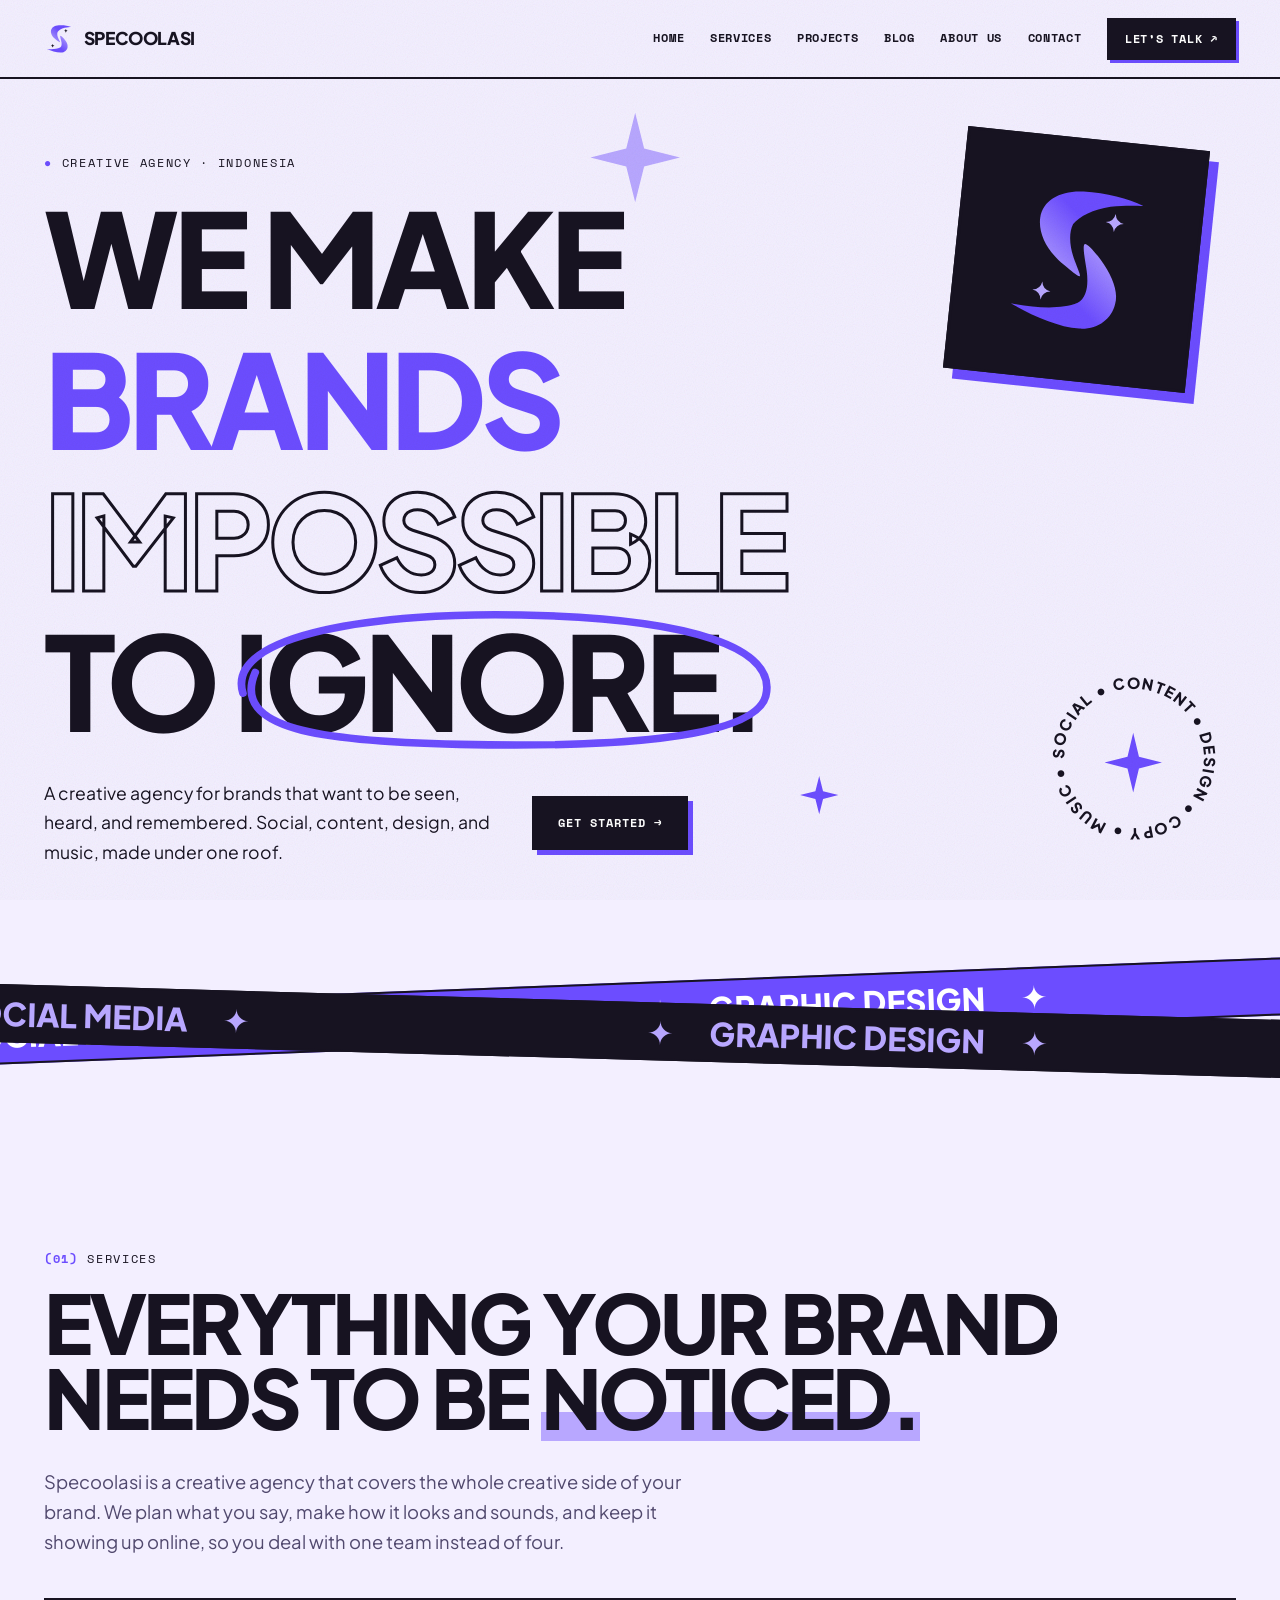
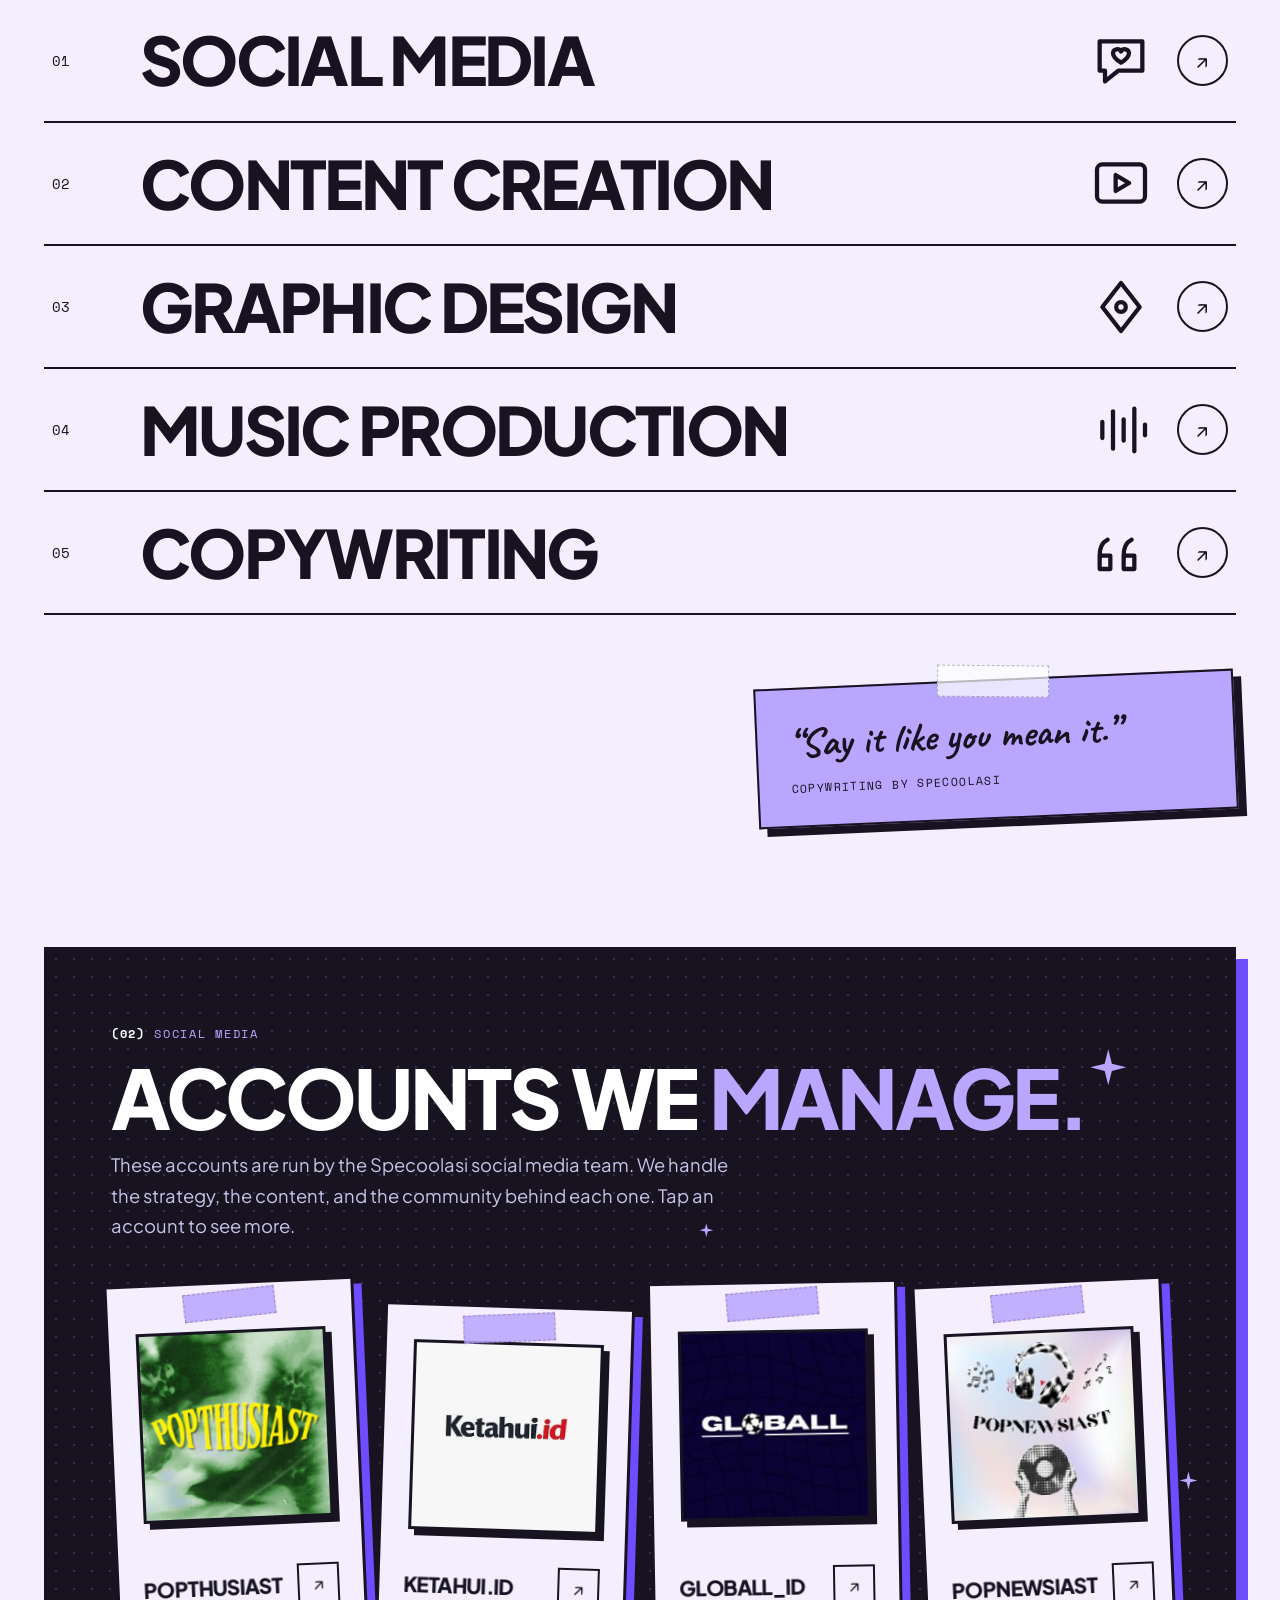
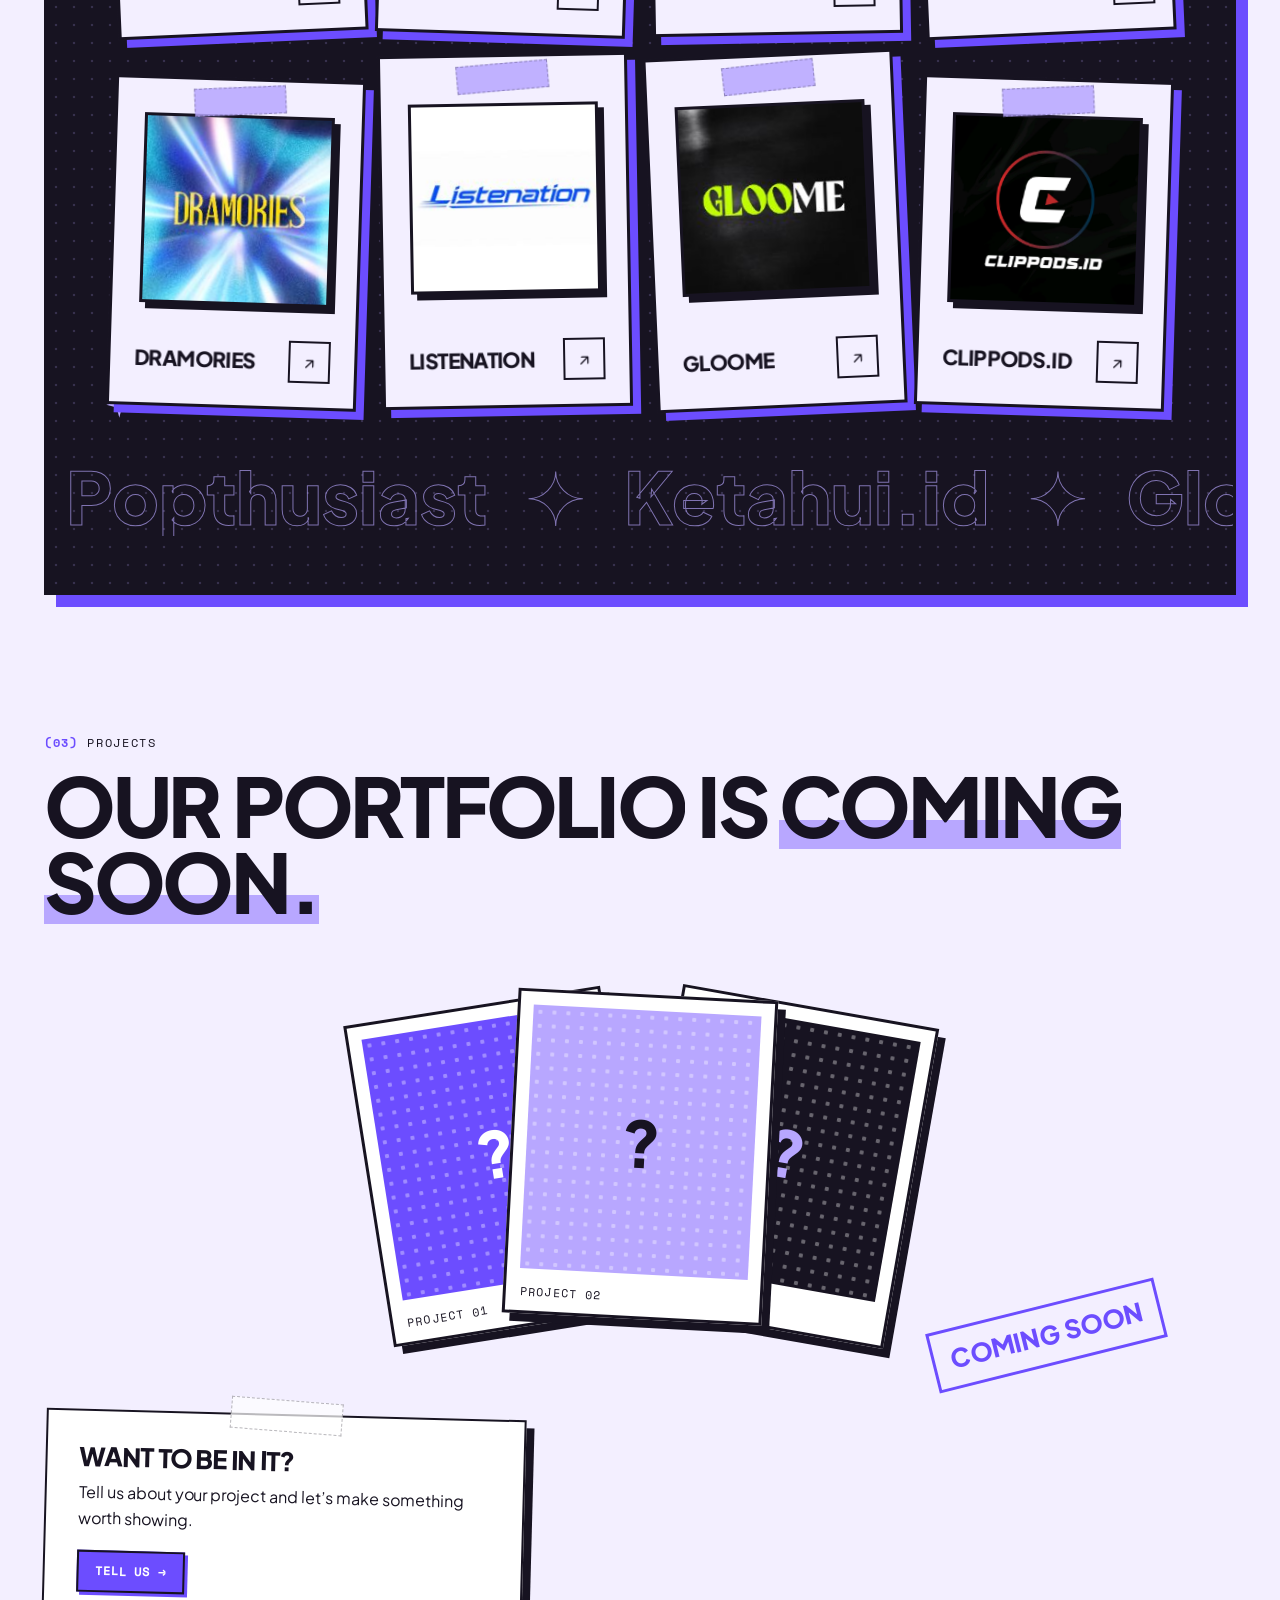
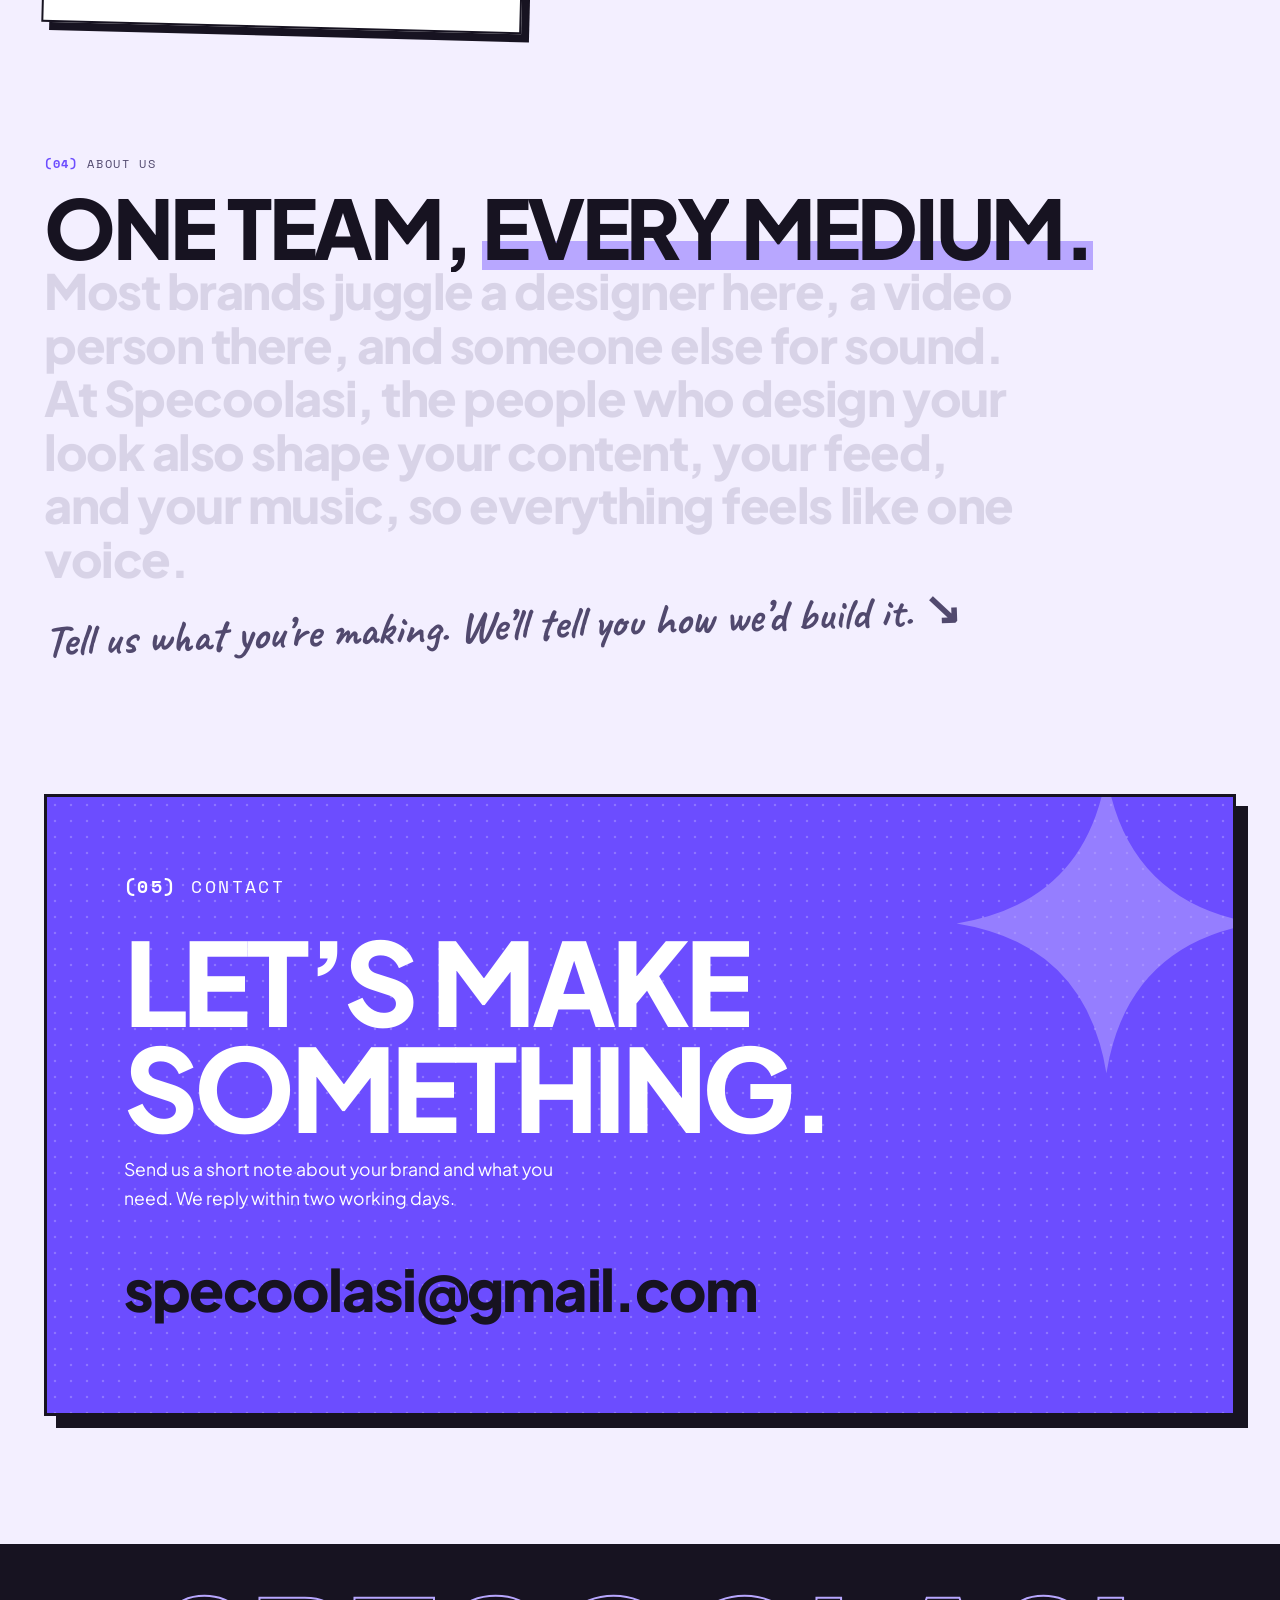
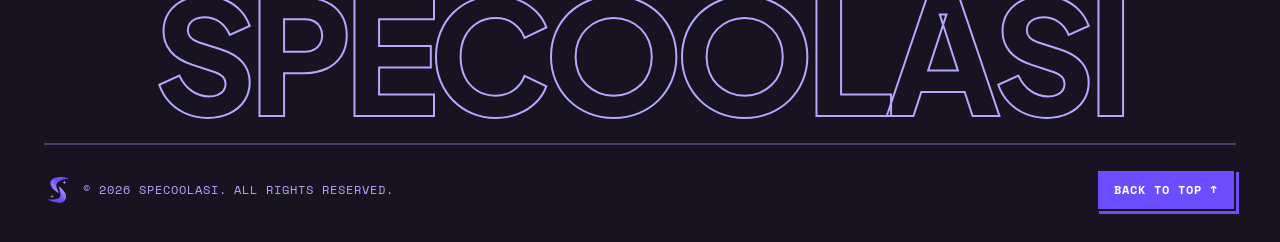
<file: index.html>
<!DOCTYPE html>
<html lang="en">
<head>
<meta charset="utf-8">
<meta name="viewport" content="width=device-width, initial-scale=1, viewport-fit=cover">
<title>Specoolasi – Creative Agency</title>
<meta name="description" content="Specoolasi is a creative agency for social media, content creation, graphic design, copywriting, and music production.">
<link rel="icon" href="assets/favicon.svg" type="image/svg+xml">
<link href="https://fonts.googleapis.com/css2?family=Plus+Jakarta+Sans:wght@400;500;700;800&family=Space+Mono:wght@400;700&family=Caveat:wght@700&display=swap" rel="stylesheet">
<link href="https://fonts.googleapis.com/css2?family=Press+Start+2P&display=swap" rel="stylesheet">
<link rel="stylesheet" href="css/style.css">
<link rel="stylesheet" href="css/creative.css">
<script>(function(){var d=document.documentElement;d.classList.add('js');try{if(sessionStorage.getItem('sp'))d.classList.add('seen');sessionStorage.setItem('sp','1')}catch(e){}})()</script>
</head>
<body>
<svg width="0" height="0" style="position:absolute" aria-hidden="true">
  <defs>
    <linearGradient id="gTop" x1="0" y1="1" x2="1" y2="0"><stop offset="0" stop-color="#B8A7FF"/><stop offset=".55" stop-color="#6C4DFF"/></linearGradient>
    <linearGradient id="gBot" x1="0" y1="1" x2="1" y2="0"><stop offset=".45" stop-color="#6C4DFF"/><stop offset="1" stop-color="#B8A7FF"/></linearGradient>
    <symbol id="logo" viewBox="300 220 480 530">
      <path fill="url(#gTop)" d="M755 271C700 250 620 238 540 242C460 246 400 285 397 350C395 410 440 470 500 508C525 525 548 541 557 541C562 540 550 520 535 490C515 450 500 400 515 360C535 330 580 300 640 285C690 275 730 272 755 271Z"/>
      <path fill="url(#gBot)" d="M325 661C400 668 500 668 560 635C590 615 592 570 580 520C570 480 555 435 563 426C570 422 600 448 625 475C670 525 700 580 692 625C685 680 640 722 575 725C500 728 400 695 325 661Z"/>
      <path fill="var(--star)" transform="translate(661 341)" d="M0-32Q4-4 32 0Q4 4 0 32Q-4 4-32 0Q-4-4 0-32Z"/>
      <path fill="var(--star)" transform="translate(428 605)" d="M0-32Q4-4 32 0Q4 4 0 32Q-4 4-32 0Q-4-4 0-32Z"/>
    </symbol>
  </defs>
</svg>

<body>
<div class="curtain" aria-hidden="true"><svg viewBox="-20 -20 40 40"><path d="M0-18Q2.5-2.5 18 0Q2.5 2.5 0 18Q-2.5 2.5-18 0Q-2.5-2.5 0-18Z"/></svg><b>SPECOOLASI</b></div>
<svg width="0" height="0" style="position:absolute" aria-hidden="true">
  <defs>
    <linearGradient id="gTop" x1="0" y1="1" x2="1" y2="0"><stop offset="0" stop-color="#B8A7FF"/><stop offset=".55" stop-color="#6C4DFF"/></linearGradient>
    <linearGradient id="gBot" x1="0" y1="1" x2="1" y2="0"><stop offset=".45" stop-color="#6C4DFF"/><stop offset="1" stop-color="#B8A7FF"/></linearGradient>
    <symbol id="logo" viewBox="300 220 480 530">
      <path fill="url(#gTop)" d="M755 271C700 250 620 238 540 242C460 246 400 285 397 350C395 410 440 470 500 508C525 525 548 541 557 541C562 540 550 520 535 490C515 450 500 400 515 360C535 330 580 300 640 285C690 275 730 272 755 271Z"/>
      <path fill="url(#gBot)" d="M325 661C400 668 500 668 560 635C590 615 592 570 580 520C570 480 555 435 563 426C570 422 600 448 625 475C670 525 700 580 692 625C685 680 640 722 575 725C500 728 400 695 325 661Z"/>
      <path fill="var(--star)" transform="translate(661 341)" d="M0-32Q4-4 32 0Q4 4 0 32Q-4 4-32 0Q-4-4 0-32Z"/>
      <path fill="var(--star)" transform="translate(428 605)" d="M0-32Q4-4 32 0Q4 4 0 32Q-4 4-32 0Q-4-4 0-32Z"/>
    </symbol>
  </defs>
</svg>

<i class="prog" id="prog"></i>
<nav class="top" id="nav">
  <div class="wrap bar">
    <a class="brand" href="index.html"><svg aria-hidden="true"><use href="#logo"/></svg>SPECOOLASI</a>
    <button class="menu-btn" type="button" aria-expanded="false" aria-controls="menu-links"><i aria-hidden="true"><b></b><b></b></i>Menu</button>
    <div class="links" id="menu-links"><a href="index.html"><span data-t="Home">Home</span></a><a href="#services"><span data-t="Services">Services</span></a><a href="#projects"><span data-t="Projects">Projects</span></a><a href="blog.html"><span data-t="Blog">Blog</span></a><a href="#about"><span data-t="About us">About us</span></a><a href="#contact"><span data-t="Contact">Contact</span></a><a class="bt sm" href="#contact">Let’s talk ↗</a></div>
  </div>
</nav>

<header class="hx" id="top">
  <p class="mono" data-r="up"><b>●</b> Creative agency · Indonesia</p>
  <h1 class="hx-title" aria-label="We make brands impossible to ignore.">
    <span class="ln" aria-hidden="true"><span style="--i:0">We make</span></span>
    <span class="ln" aria-hidden="true"><span class="pu" style="--i:1">brands</span></span>
    <span class="ln" aria-hidden="true"><span class="ol" style="--i:2">impossible</span></span>
    <span class="ln" aria-hidden="true"><span style="--i:3">to <em class="circ">ignore.<svg viewBox="0 0 370 100" preserveAspectRatio="none"><path pathLength="1" d="M20 60C8 20 110 6 200 8C310 10 366 30 358 62C350 92 250 96 160 94C70 92 12 84 28 46"/></svg></em></span></span>
  </h1>
  <div class="hx-foot" data-r="up" data-d="1.6">
    <p>A creative agency for brands that want to be seen, heard, and remembered. Social, content, design, and music, made under one roof.</p>
    <a class="bt" href="#contact" data-magnet>Get started →</a>
  </div>
  <div class="stk st-logo" data-depth="40" aria-hidden="true"><svg><use href="#logo"/></svg></div>
  <div class="stk badge" data-depth="-30" aria-hidden="true"><svg viewBox="0 0 200 200"><defs><path id="cp" d="M100,100 m-78,0 a78,78 0 1,1 156,0 a78,78 0 1,1 -156,0"/></defs><text><textPath href="#cp" textLength="480" lengthAdjust="spacing">SOCIAL • CONTENT • DESIGN • COPY • MUSIC • </textPath></text></svg><i></i></div>
  <i class="stk st-s1" data-depth="-60"></i><i class="stk st-s2" data-depth="50"></i>
</header>

<div class="tp-wrap" aria-hidden="true">
  <div class="tp tp1"><div class="tp-in"><span>Social media</span><span>✦</span><span class="o">Content creation</span><span>✦</span><span>Graphic design</span><span>✦</span><span class="o">Music production</span><span>✦</span><span>Copywriting</span><span>✦</span><span>Social media</span><span>✦</span><span class="o">Content creation</span><span>✦</span><span>Graphic design</span><span>✦</span><span class="o">Music production</span><span>✦</span><span>Copywriting</span><span>✦</span><span>Social media</span><span>✦</span><span class="o">Content creation</span><span>✦</span><span>Graphic design</span><span>✦</span><span class="o">Music production</span><span>✦</span><span>Copywriting</span><span>✦</span><span>Social media</span><span>✦</span><span class="o">Content creation</span><span>✦</span><span>Graphic design</span><span>✦</span><span class="o">Music production</span><span>✦</span><span>Copywriting</span><span>✦</span></div></div>
  <div class="tp tp2"><div class="tp-in"><span>Social media</span><span>✦</span><span class="o">Content creation</span><span>✦</span><span>Graphic design</span><span>✦</span><span class="o">Music production</span><span>✦</span><span>Copywriting</span><span>✦</span><span>Social media</span><span>✦</span><span class="o">Content creation</span><span>✦</span><span>Graphic design</span><span>✦</span><span class="o">Music production</span><span>✦</span><span>Copywriting</span><span>✦</span><span>Social media</span><span>✦</span><span class="o">Content creation</span><span>✦</span><span>Graphic design</span><span>✦</span><span class="o">Music production</span><span>✦</span><span>Copywriting</span><span>✦</span><span>Social media</span><span>✦</span><span class="o">Content creation</span><span>✦</span><span>Graphic design</span><span>✦</span><span class="o">Music production</span><span>✦</span><span>Copywriting</span><span>✦</span></div></div>
</div>

<main class="wrap">
  <section id="services">
    <p class="mono"><b>(01)</b> Services</p>
    <h2 data-split>Everything your brand needs to be <span class="mark">noticed.</span></h2>
    <p class="lead" data-r="up">Specoolasi is a creative agency that covers the whole creative side of your brand. We plan what you say, make how it looks and sounds, and keep it showing up online, so you deal with one team instead of four.</p>
    <div class="sv-list">
<a class="sv" href="service.html?id=social" data-r="up"><span class="sv-n">01</span><h3>Social media</h3><svg class="sv-ic" viewBox="0 0 24 24" aria-hidden="true"><path d="M4 5h16v11H11l-5 4v-4H4z"/><path d="M12 13s-3-1.8-3-3.6a1.6 1.6 0 0 1 3-.6 1.6 1.6 0 0 1 3 .6C15 11.2 12 13 12 13z"/></svg><span class="sv-go" aria-hidden="true">↗</span><div class="sv-body"><div><p>We build a clear voice for your brand and keep it active every week. From content calendars to replying to comments, we help you grow an audience that actually engages.</p><ul><li>Strategy</li><li>Posting</li><li>Community</li></ul></div></div></a>
<a class="sv" href="service.html?id=content" data-r="up"><span class="sv-n">02</span><h3>Content creation</h3><svg class="sv-ic" viewBox="0 0 24 24" aria-hidden="true"><rect x="3" y="5" width="18" height="14" rx="2"/><path d="M10 9v6l5-3z"/></svg><span class="sv-go" aria-hidden="true">↗</span><div class="sv-body"><div><p>Photos and short videos made to stop the scroll. We shoot and edit everything, so your feed always has something worth watching.</p><ul><li>Photo</li><li>Video</li><li>Editing</li></ul></div></div></a>
<a class="sv" href="service.html?id=design" data-r="up"><span class="sv-n">03</span><h3>Graphic design</h3><svg class="sv-ic" viewBox="0 0 24 24" aria-hidden="true"><path d="M12 3l7 9-7 9-7-9z"/><circle cx="12" cy="12" r="1.8"/></svg><span class="sv-go" aria-hidden="true">↗</span><div class="sv-body"><div><p>A strong look makes people remember you. We design logos, brand guidelines, posters, and social graphics that feel like you and no one else.</p><ul><li>Logos</li><li>Brand identity</li><li>Posters</li></ul></div></div></a>
<a class="sv" href="service.html?id=music" data-r="up"><span class="sv-n">04</span><h3>Music production</h3><svg class="sv-ic sv-m" viewBox="0 0 24 24" aria-hidden="true"><path style="--k:0" d="M5 9v6"/><path style="--k:1" d="M9 5v14"/><path style="--k:2" d="M13 8v8"/><path style="--k:3" d="M17 4v16"/><path style="--k:4" d="M21 10v4"/></svg><span class="sv-go" aria-hidden="true">↗</span><div class="sv-body"><div><p>Sound is what makes a brand feel alive. We compose and produce original tracks, jingles, and sound design for your videos, ads, and releases.</p><ul><li>Original tracks</li><li>Jingles</li><li>Sound design</li></ul></div></div></a>
<a class="sv" href="service.html?id=copy" data-r="up"><span class="sv-n">05</span><h3>Copywriting</h3><svg class="sv-ic" viewBox="0 0 24 24" aria-hidden="true"><path d="M4 18v-5h4v5H4zm0-5c0-3 1-5 3-6M13 18v-5h4v5h-4zm0-5c0-3 1-5 3-6"/></svg><span class="sv-go" aria-hidden="true">↗</span><div class="sv-body"><div><p>Words that sell without sounding like selling. We write captions, slogans, scripts, website text, and ads in your brand’s own voice, so people hear you clearly and remember what you said.</p><ul><li>Captions</li><li>Slogans</li><li>Scripts</li><li>Website copy</li></ul></div></div></a>
    </div>
    <aside class="note" data-r="rot">“Say it like you mean it.”<small>Copywriting by Specoolasi</small></aside>
  </section>

  <section id="social">
    <div class="social-stage">
      <i class="spark a"></i><i class="spark b"></i><i class="spark c"></i><i class="spark d"></i>
      <p class="mono" style="color:#B8A7FF"><b style="color:#fff">(02)</b> Social media</p>
      <h2 data-split>Accounts we <em>manage.</em></h2>
      <p class="lead">These accounts are run by the Specoolasi social media team. We handle the strategy, the content, and the community behind each one. Tap an account to see more.</p>
      <div class="accts" id="acct-list"></div>
    </div>
  </section>

  <section id="projects">
    <p class="mono"><b>(03)</b> Projects</p>
    <h2 data-split>Our portfolio is <span class="mark">coming soon.</span></h2>
    <div class="fr-wrap" data-r="scale" aria-hidden="true">
      <div class="fr f1"><i>?</i><b>Project 01</b></div><div class="fr f2"><i>?</i><b>Project 02</b></div><div class="fr f3"><i>?</i><b>Project 03</b></div>
      <div class="stamp">Coming soon</div>
    </div>
    <div class="note n2" data-r="left"><h3>Want to be in it?</h3><p>Tell us about your project and let’s make something worth showing.</p><a class="bt pur sm" href="#contact">Tell us →</a></div>
  </section>

  <section class="about" id="about">
    <p class="mono"><b>(04)</b> About us</p>
    <h2 data-split>One team, <span class="mark">every medium.</span></h2>
    <p class="ab-t" data-scrub>Most brands juggle a designer here, a video person there, and someone else for sound. At Specoolasi, the people who design your look also shape your content, your feed, and your music, so everything feels like one voice.</p>
    <p class="ab-hand" data-r="rot">Tell us what you’re making. We’ll tell you how we’d build it. ↘</p>
  </section>

  <section class="contact" id="contact">
    <svg class="ct-star" viewBox="-20 -20 40 40" aria-hidden="true"><path d="M0-18Q2.5-2.5 18 0Q2.5 2.5 0 18Q-2.5 2.5-18 0Q-2.5-2.5 0-18Z"/></svg>
    <p class="mono"><b style="color:#fff">(05)</b> Contact</p>
    <h2 data-split>Let’s make something.</h2>
    <p data-r="up">Send us a short note about your brand and what you need. We reply within two working days.</p>
    <a class="ct-mail" href="mailto:specoolasi@gmail.com" data-r="up" data-d=".15">specoolasi@gmail.com</a>
  </section>
</main>

<footer class="ft">
  <div class="wrap">
    <div class="ft-word" aria-hidden="true"><span>S</span><span>P</span><span>E</span><span>C</span><span>O</span><span>O</span><span>L</span><span>A</span><span>S</span><span>I</span></div>
    <div class="ft-row"><span class="ft-b"><svg aria-hidden="true"><use href="#logo"/></svg>© 2026 Specoolasi. All rights reserved.</span><a class="bt pur sm" href="#top">Back to top ↑</a></div>
  </div>
</footer>
<script src="js/accounts.js"></script>
<script src="js/accounts-ui.js"></script>
<script src="js/cursor.js"></script>
<script src="js/fx.js"></script>
</body>
</html>
</file>
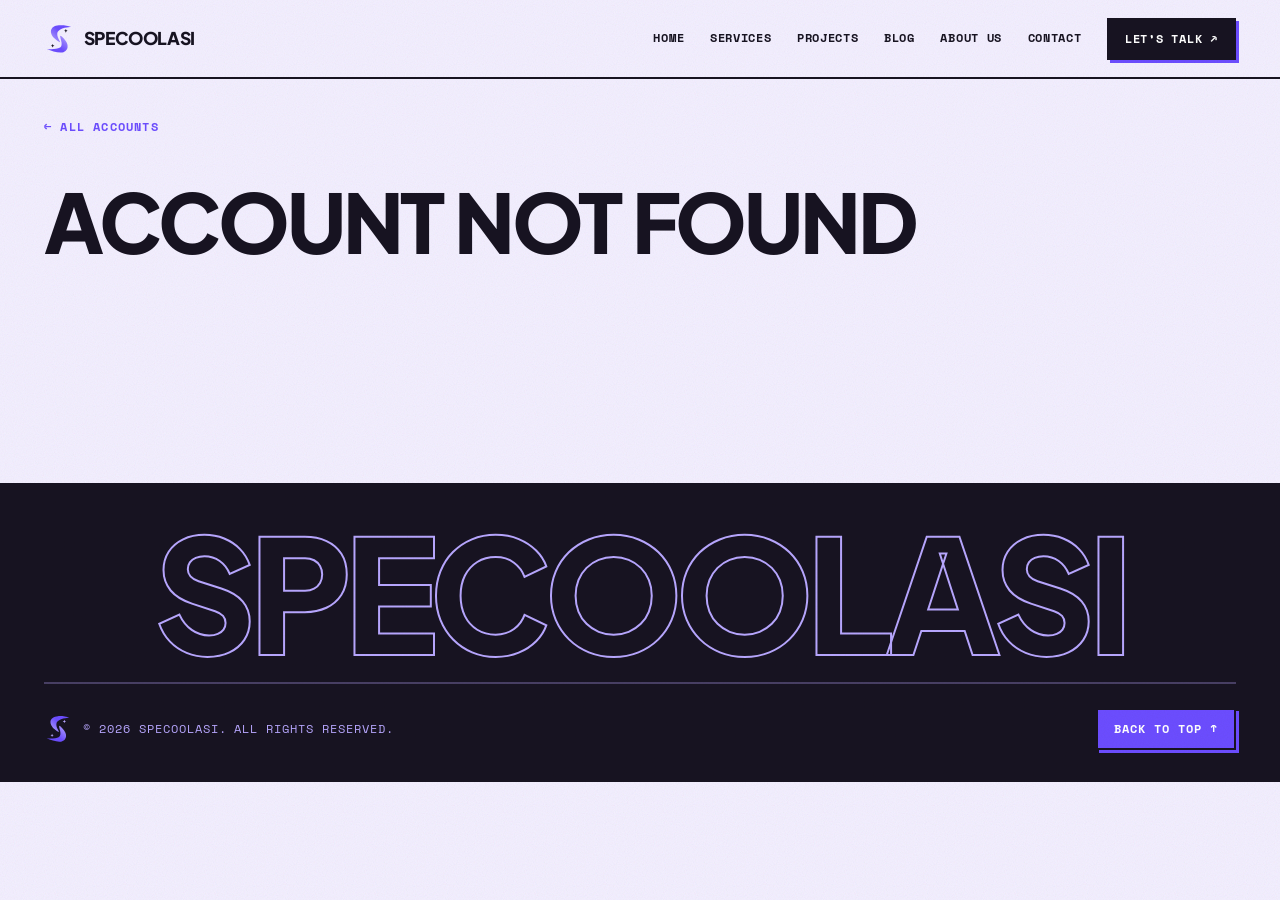
<file: account.html>
<!DOCTYPE html>
<html lang="en">
<head>
<meta charset="utf-8">
<meta name="viewport" content="width=device-width, initial-scale=1, viewport-fit=cover">
<title>Account – Specoolasi</title>
<meta name="description" content="A social media account managed by Specoolasi.">
<link rel="icon" href="assets/favicon.svg" type="image/svg+xml">
<link href="https://fonts.googleapis.com/css2?family=Plus+Jakarta+Sans:wght@400;500;700;800&family=Space+Mono:wght@400;700&family=Caveat:wght@700&family=Anton&family=Bagel+Fat+One&family=Bungee&family=Orbitron:wght@800&family=Playfair+Display:wght@800;900&family=Abril+Fatface&family=Special+Elite&family=Kanit:ital,wght@1,800&display=swap" rel="stylesheet">
<link rel="stylesheet" href="css/style.css">
<link rel="stylesheet" href="css/creative.css">
<link rel="stylesheet" href="css/account-themes.css">
<link rel="stylesheet" href="css/world.css">
<script>(function(){var d=document.documentElement;d.classList.add('js');try{if(sessionStorage.getItem('sp'))d.classList.add('seen');sessionStorage.setItem('sp','1')}catch(e){}})()</script>
</head>
<body>
<svg width="0" height="0" style="position:absolute" aria-hidden="true">
  <defs>
    <linearGradient id="gTop" x1="0" y1="1" x2="1" y2="0"><stop offset="0" stop-color="#B8A7FF"/><stop offset=".55" stop-color="#6C4DFF"/></linearGradient>
    <linearGradient id="gBot" x1="0" y1="1" x2="1" y2="0"><stop offset=".45" stop-color="#6C4DFF"/><stop offset="1" stop-color="#B8A7FF"/></linearGradient>
    <symbol id="logo" viewBox="300 220 480 530">
      <path fill="url(#gTop)" d="M755 271C700 250 620 238 540 242C460 246 400 285 397 350C395 410 440 470 500 508C525 525 548 541 557 541C562 540 550 520 535 490C515 450 500 400 515 360C535 330 580 300 640 285C690 275 730 272 755 271Z"/>
      <path fill="url(#gBot)" d="M325 661C400 668 500 668 560 635C590 615 592 570 580 520C570 480 555 435 563 426C570 422 600 448 625 475C670 525 700 580 692 625C685 680 640 722 575 725C500 728 400 695 325 661Z"/>
      <path fill="var(--star)" transform="translate(661 341)" d="M0-32Q4-4 32 0Q4 4 0 32Q-4 4-32 0Q-4-4 0-32Z"/>
      <path fill="var(--star)" transform="translate(428 605)" d="M0-32Q4-4 32 0Q4 4 0 32Q-4 4-32 0Q-4-4 0-32Z"/>
    </symbol>
  </defs>
</svg>

<i class="prog" id="prog"></i>
<nav class="top" id="top">
  <div class="wrap bar">
    <a class="brand" href="index.html"><svg aria-hidden="true"><use href="#logo"/></svg>SPECOOLASI</a>
    <button class="menu-btn" type="button" aria-expanded="false" aria-controls="menu-links"><i aria-hidden="true"><b></b><b></b></i>Menu</button>
    <div class="links" id="menu-links"><a href="index.html"><span data-t="Home">Home</span></a><a href="index.html#services"><span data-t="Services">Services</span></a><a href="index.html#projects"><span data-t="Projects">Projects</span></a><a href="blog.html"><span data-t="Blog">Blog</span></a><a href="index.html#about"><span data-t="About us">About us</span></a><a href="index.html#contact"><span data-t="Contact">Contact</span></a><a class="bt sm" href="index.html#contact">Let’s talk ↗</a></div>
  </div>
</nav>

<main class="wrap">
  <section class="ap" id="acct-detail"></section>
</main>

<footer class="ft">
  <div class="wrap">
    <div class="ft-word" aria-hidden="true"><span>S</span><span>P</span><span>E</span><span>C</span><span>O</span><span>O</span><span>L</span><span>A</span><span>S</span><span>I</span></div>
    <div class="ft-row"><span class="ft-b"><svg aria-hidden="true"><use href="#logo"/></svg>© 2026 Specoolasi. All rights reserved.</span><a class="bt pur sm" href="#top">Back to top ↑</a></div>
  </div>
</footer>
<script src="js/config.js"></script>
<script src="js/accounts.js"></script>
<script src="js/account-themes.js"></script>
<script src="js/accounts-ui.js"></script>
<script src="js/cursor.js"></script>
<script src="js/fx.js"></script>
</body>
</html>
</file>
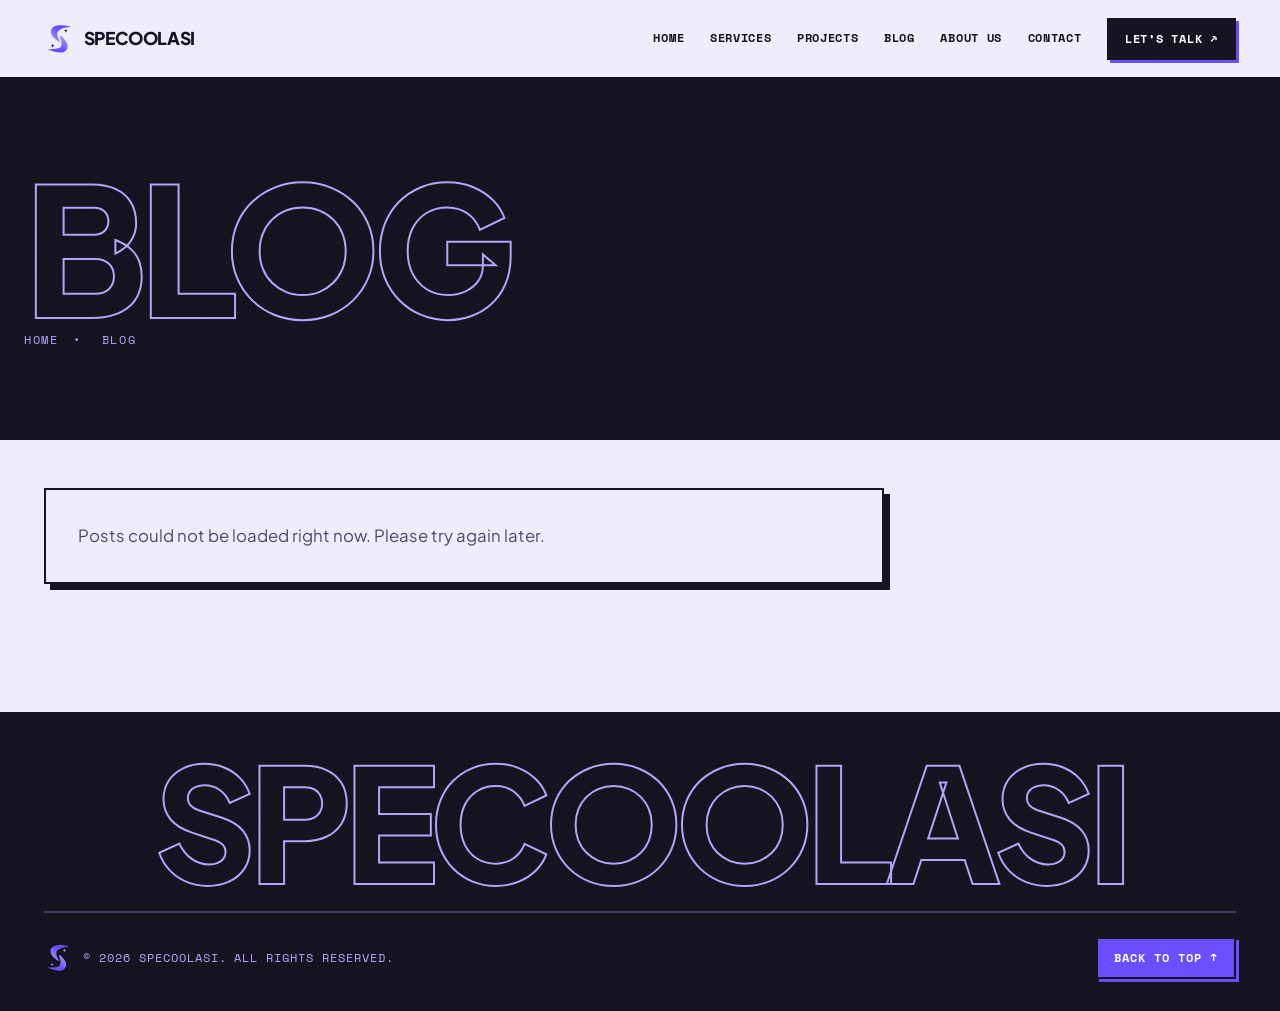
<file: blog.html>
<!DOCTYPE html>
<html lang="en">
<head>
<meta charset="utf-8">
<meta name="viewport" content="width=device-width, initial-scale=1, viewport-fit=cover">
<title>Blog – Specoolasi</title>
<meta name="description" content="News and notes from the Specoolasi team.">
<link rel="icon" href="assets/favicon.svg" type="image/svg+xml">
<link href="https://fonts.googleapis.com/css2?family=Plus+Jakarta+Sans:wght@400;500;700;800&family=Space+Mono:wght@400;700&family=Caveat:wght@700&display=swap" rel="stylesheet">
<link rel="stylesheet" href="css/style.css">
<link rel="stylesheet" href="css/creative.css">
<script>(function(){var d=document.documentElement;d.classList.add('js');try{if(sessionStorage.getItem('sp'))d.classList.add('seen');sessionStorage.setItem('sp','1')}catch(e){}})()</script>
</head>
<body>
<svg width="0" height="0" style="position:absolute" aria-hidden="true">
  <defs>
    <linearGradient id="gTop" x1="0" y1="1" x2="1" y2="0"><stop offset="0" stop-color="#B8A7FF"/><stop offset=".55" stop-color="#6C4DFF"/></linearGradient>
    <linearGradient id="gBot" x1="0" y1="1" x2="1" y2="0"><stop offset=".45" stop-color="#6C4DFF"/><stop offset="1" stop-color="#B8A7FF"/></linearGradient>
    <symbol id="logo" viewBox="300 220 480 530">
      <path fill="url(#gTop)" d="M755 271C700 250 620 238 540 242C460 246 400 285 397 350C395 410 440 470 500 508C525 525 548 541 557 541C562 540 550 520 535 490C515 450 500 400 515 360C535 330 580 300 640 285C690 275 730 272 755 271Z"/>
      <path fill="url(#gBot)" d="M325 661C400 668 500 668 560 635C590 615 592 570 580 520C570 480 555 435 563 426C570 422 600 448 625 475C670 525 700 580 692 625C685 680 640 722 575 725C500 728 400 695 325 661Z"/>
      <path fill="var(--star)" transform="translate(661 341)" d="M0-32Q4-4 32 0Q4 4 0 32Q-4 4-32 0Q-4-4 0-32Z"/>
      <path fill="var(--star)" transform="translate(428 605)" d="M0-32Q4-4 32 0Q4 4 0 32Q-4 4-32 0Q-4-4 0-32Z"/>
    </symbol>
  </defs>
</svg>

<i class="prog" id="prog"></i>
<nav class="top" id="top">
  <div class="wrap bar">
    <a class="brand" href="index.html"><svg aria-hidden="true"><use href="#logo"/></svg>SPECOOLASI</a>
    <button class="menu-btn" type="button" aria-expanded="false" aria-controls="menu-links"><i aria-hidden="true"><b></b><b></b></i>Menu</button>
    <div class="links" id="menu-links"><a href="index.html"><span data-t="Home">Home</span></a><a href="index.html#services"><span data-t="Services">Services</span></a><a href="index.html#projects"><span data-t="Projects">Projects</span></a><a href="blog.html"><span data-t="Blog">Blog</span></a><a href="index.html#about"><span data-t="About us">About us</span></a><a href="index.html#contact"><span data-t="Contact">Contact</span></a><a class="bt sm" href="index.html#contact">Let’s talk ↗</a></div>
  </div>
</nav>

<header class="page-banner">
  <h1>Blog</h1>
  <p class="crumbs"><a href="index.html">Home</a> <span>•</span> <span>Blog</span></p>
</header>

<main class="wrap blog-layout">
  <div id="blog-main"><div class="state">Loading posts…</div></div>
  <aside id="blog-side" aria-label="Blog sidebar"></aside>
</main>

<footer class="ft">
  <div class="wrap">
    <div class="ft-word" aria-hidden="true"><span>S</span><span>P</span><span>E</span><span>C</span><span>O</span><span>O</span><span>L</span><span>A</span><span>S</span><span>I</span></div>
    <div class="ft-row"><span class="ft-b"><svg aria-hidden="true"><use href="#logo"/></svg>© 2026 Specoolasi. All rights reserved.</span><a class="bt pur sm" href="#top">Back to top ↑</a></div>
  </div>
</footer>
<script src="js/config.js"></script>
<script src="js/blog.js"></script>
<script src="js/cursor.js"></script>
<script src="js/fx.js"></script>
</body>
</html>
</file>
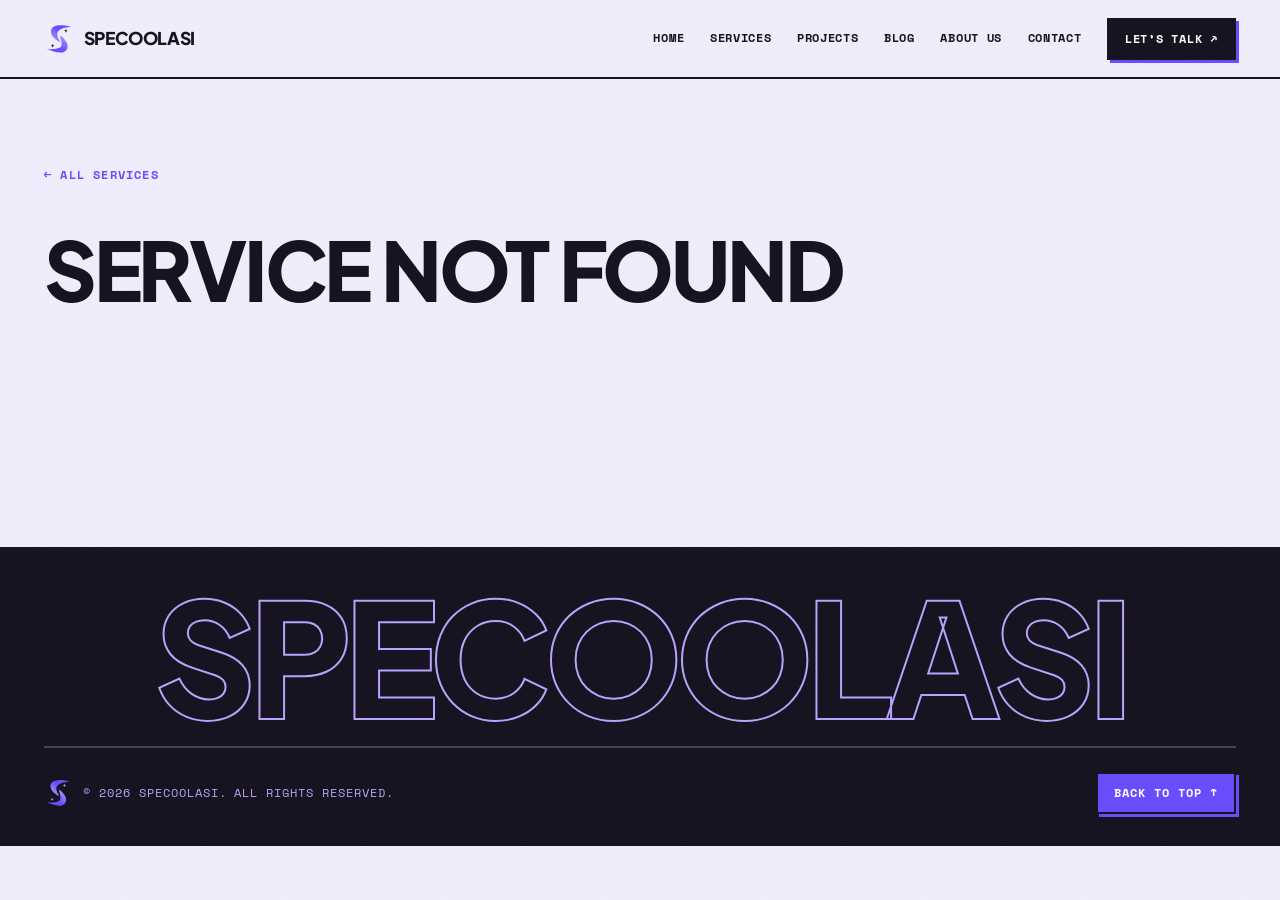
<file: service.html>
<!DOCTYPE html>
<html lang="en">
<head>
<meta charset="utf-8">
<meta name="viewport" content="width=device-width, initial-scale=1, viewport-fit=cover">
<title>Service – Specoolasi</title>
<meta name="description" content="A Specoolasi service.">
<link rel="icon" href="assets/favicon.svg" type="image/svg+xml">
<link href="https://fonts.googleapis.com/css2?family=Plus+Jakarta+Sans:wght@400;500;700;800&family=Space+Mono:wght@400;700&family=Caveat:wght@700&family=Playfair+Display:wght@700;900&family=Bebas+Neue&display=swap" rel="stylesheet">
<link rel="stylesheet" href="css/style.css">
<link rel="stylesheet" href="css/creative.css">
<link rel="stylesheet" href="css/service.css">
<link rel="stylesheet" href="css/world.css">
<link rel="stylesheet" href="css/vinyl-store.css">
<link rel="stylesheet" href="css/music-shop.css">
<link rel="stylesheet" href="css/music-3d.css">
<script>(function(){var d=document.documentElement;d.classList.add('js');try{if(sessionStorage.getItem('sp'))d.classList.add('seen');sessionStorage.setItem('sp','1')}catch(e){}})()</script>
</head>
<body>
<svg width="0" height="0" style="position:absolute" aria-hidden="true">
  <defs>
    <linearGradient id="gTop" x1="0" y1="1" x2="1" y2="0"><stop offset="0" stop-color="#B8A7FF"/><stop offset=".55" stop-color="#6C4DFF"/></linearGradient>
    <linearGradient id="gBot" x1="0" y1="1" x2="1" y2="0"><stop offset=".45" stop-color="#6C4DFF"/><stop offset="1" stop-color="#B8A7FF"/></linearGradient>
    <symbol id="logo" viewBox="300 220 480 530">
      <path fill="url(#gTop)" d="M755 271C700 250 620 238 540 242C460 246 400 285 397 350C395 410 440 470 500 508C525 525 548 541 557 541C562 540 550 520 535 490C515 450 500 400 515 360C535 330 580 300 640 285C690 275 730 272 755 271Z"/>
      <path fill="url(#gBot)" d="M325 661C400 668 500 668 560 635C590 615 592 570 580 520C570 480 555 435 563 426C570 422 600 448 625 475C670 525 700 580 692 625C685 680 640 722 575 725C500 728 400 695 325 661Z"/>
      <path fill="var(--star)" transform="translate(661 341)" d="M0-32Q4-4 32 0Q4 4 0 32Q-4 4-32 0Q-4-4 0-32Z"/>
      <path fill="var(--star)" transform="translate(428 605)" d="M0-32Q4-4 32 0Q4 4 0 32Q-4 4-32 0Q-4-4 0-32Z"/>
    </symbol>
  </defs>
</svg>

<i class="prog" id="prog"></i>
<nav class="top" id="top">
  <div class="wrap bar">
    <a class="brand" href="index.html"><svg aria-hidden="true"><use href="#logo"/></svg>SPECOOLASI</a>
    <button class="menu-btn" type="button" aria-expanded="false" aria-controls="menu-links"><i aria-hidden="true"><b></b><b></b></i>Menu</button>
    <div class="links" id="menu-links"><a href="index.html"><span data-t="Home">Home</span></a><a href="index.html#services"><span data-t="Services">Services</span></a><a href="index.html#projects"><span data-t="Projects">Projects</span></a><a href="blog.html"><span data-t="Blog">Blog</span></a><a href="index.html#about"><span data-t="About us">About us</span></a><a href="index.html#contact"><span data-t="Contact">Contact</span></a><a class="bt sm" href="index.html#contact">Let’s talk ↗</a></div>
  </div>
</nav>

<main id="svp"></main>

<footer class="ft">
  <div class="wrap">
    <div class="ft-word" aria-hidden="true"><span>S</span><span>P</span><span>E</span><span>C</span><span>O</span><span>O</span><span>L</span><span>A</span><span>S</span><span>I</span></div>
    <div class="ft-row"><span class="ft-b"><svg aria-hidden="true"><use href="#logo"/></svg>© 2026 Specoolasi. All rights reserved.</span><a class="bt pur sm" href="#top">Back to top ↑</a></div>
  </div>
</footer>
<script src="js/config.js"></script>
<script src="js/accounts.js"></script>
<script src="js/services.js"></script>
<script src="js/cursor.js"></script>
<script src="js/fx.js"></script>
</body>
</html>
</file>
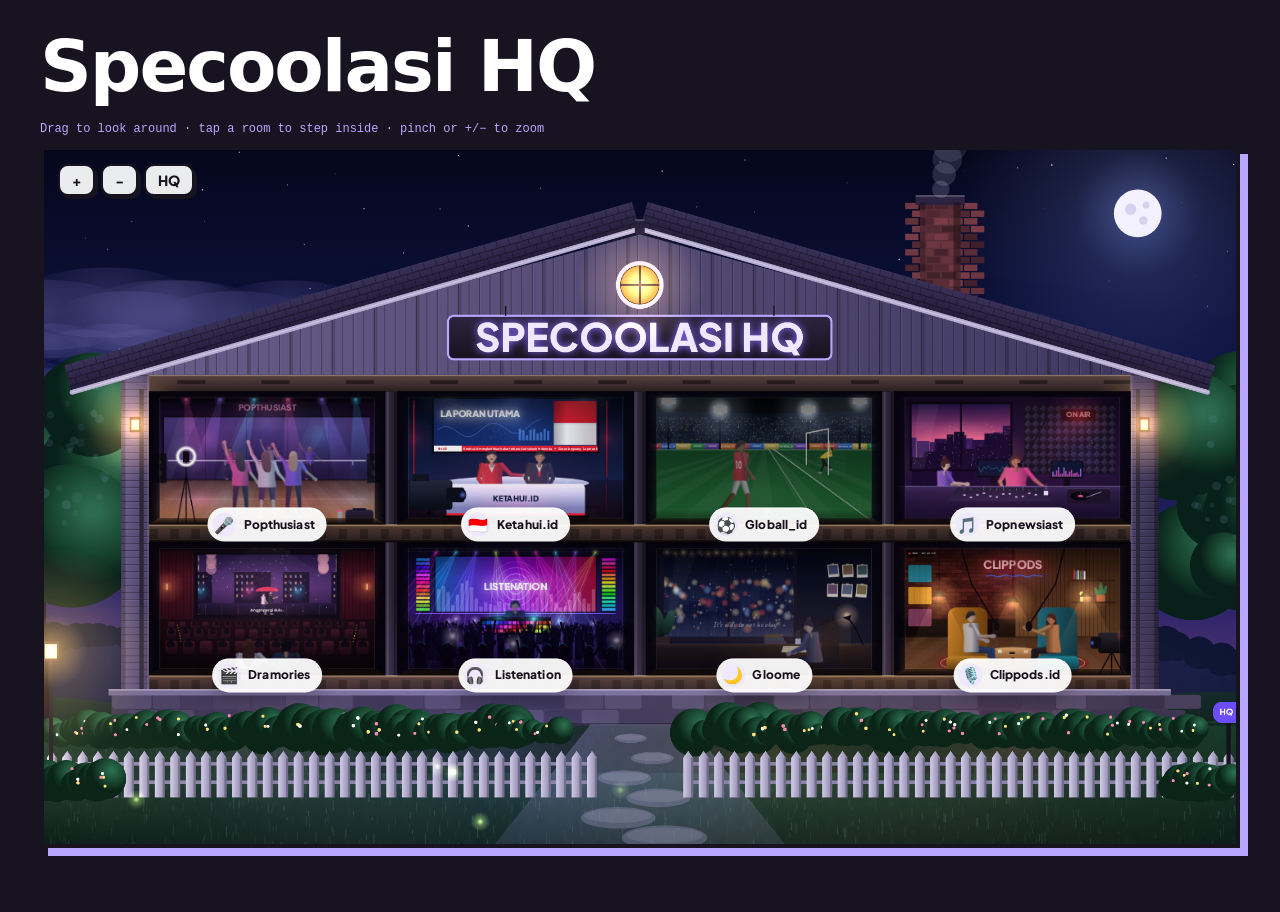
<file: social-world-3d.html>
<!DOCTYPE html>
<html lang="en"><head><meta charset="utf-8"><meta name="viewport" content="width=device-width,initial-scale=1">
<title>Specoolasi HQ</title>
<link href="https://fonts.googleapis.com/css2?family=Caveat:wght@700&family=Plus+Jakarta+Sans:wght@800&display=swap" rel="stylesheet">
<link rel="stylesheet" href="css/world.css">
<style>body{margin:0;background:#171321;color:#fff;font-family:system-ui,sans-serif}.wrap{max-width:1200px;margin:0 auto;padding:32px 16px 64px}h1{font-weight:900;font-size:clamp(36px,7vw,72px);line-height:.95;letter-spacing:-2px;margin:0 0 6px}</style>
</head><body>
<div class="wrap"><h1>Specoolasi HQ</h1><div id="hq"></div></div>
<script src="js/accounts.js"></script>
<script src="js/scenes/core.js"></script>
<script src="js/scenes/a.js"></script>
<script src="js/scenes/b.js"></script>
<script src="js/house.js"></script>
</body></html>
</file>
<file: css/style.css>
:root{--bg:#F6F3FF;--ink:#171321;--muted:#51496e;--purple:#6C4DFF;--lilac:#B8A7FF;--black:#171321;--panel:#FFFFFF;--line:rgba(23,19,33,.12);--star:#171321;--accent:#6C4DFF;
box-sizing:border-box;padding-top:env(safe-area-inset-top,0px);padding-bottom:env(safe-area-inset-bottom,0px)}
@media (prefers-color-scheme:dark){:root:not([data-theme="light"]){--bg:#171321;--ink:#F3F0FF;--muted:#B9B3D6;--panel:#211B33;--line:rgba(184,167,255,.2);--star:#B8A7FF;--accent:#B8A7FF}}
:root[data-theme="dark"]{--bg:#171321;--ink:#F3F0FF;--muted:#B9B3D6;--panel:#211B33;--line:rgba(184,167,255,.2);--star:#B8A7FF;--accent:#B8A7FF}
html{scroll-padding-top:env(safe-area-inset-top,0px);scroll-behavior:smooth}
*{box-sizing:border-box}
body{margin:0;background:var(--bg);color:var(--ink);font:400 1.05rem/1.65 "Plus Jakarta Sans",system-ui,sans-serif}
h1,h2,h3{font-weight:800;margin:0;line-height:1.05;letter-spacing:-.03em}
a{color:inherit}
:focus-visible{outline:3px solid var(--accent);outline-offset:3px}
.wrap{max-width:1100px;margin:0 auto;padding:0 1.5rem}
section{padding:5rem 0 0}
[hidden]{display:none!important}
#view-blog,#view-account{min-height:60vh}
a.acct{align-items:center;text-align:center;text-decoration:none;color:inherit;justify-content:center;transition:border-color .2s,transform .2s}
a.acct:hover{border-color:var(--accent);transform:translateY(-4px)}
a.acct .avatar{width:84px;height:84px;font-size:2rem;margin:0 0 1rem}
a.acct h3{font-size:1.2rem}
img.avatar{object-fit:cover}
.detail{max-width:40rem}
.detail .avatar{width:96px;height:96px;font-size:2.2rem}
.detail p{color:var(--muted)}
.back{display:inline-block;margin-bottom:2rem;font-weight:700;text-decoration:none;color:var(--accent)}
@media (prefers-reduced-motion:reduce){a.acct:hover{transform:none}}
.eyebrow{display:block;font-size:.8rem;font-weight:700;text-transform:uppercase;letter-spacing:.14em;color:var(--accent);margin-bottom:.9rem}
h2{font-size:clamp(2rem,5vw,3.2rem);margin-bottom:2rem}

nav.top{background:var(--bg);color:var(--ink)}
nav .bar{display:flex;justify-content:space-between;align-items:center;flex-wrap:wrap;gap:.6rem 1.5rem;padding-top:1.1rem;padding-bottom:1.1rem}
nav .brand{font-weight:800;font-size:1.15rem;text-decoration:none}
nav .links{display:flex;flex-wrap:wrap;gap:.4rem 1.5rem}
nav .links a{text-decoration:none;font-size:.78rem;font-weight:700;text-transform:uppercase;letter-spacing:.06em}
nav .links a:hover{color:var(--accent)}

.hero{display:grid;grid-template-columns:1fr 1fr;min-height:min(80vh,620px)}
.hero-copy{align-self:center;padding:4rem 2rem 4rem max(1.5rem,calc((100vw - 1100px)/2))}
.hero .eyebrow{color:var(--muted);font-weight:500;letter-spacing:.12em;margin-bottom:1.2rem}
.hero .btn{background:var(--ink);color:var(--bg);border-color:var(--ink);border-radius:4px;font-size:.8rem;letter-spacing:.1em;text-transform:uppercase;padding:1rem 1.7rem}
.hero .btn:hover{background:var(--purple);border-color:var(--purple);color:#fff}
.hero h1{font-size:clamp(2.6rem,5.6vw,4.6rem);letter-spacing:-.04em;margin:0 0 1.5rem}
.hero p{font-size:1.1rem;color:var(--muted);margin:0 0 2rem;max-width:26rem}
.btns{display:flex;flex-wrap:wrap;gap:.8rem}
.btn{display:inline-block;background:var(--purple);color:#fff;font-weight:700;padding:.95rem 1.7rem;border-radius:999px;text-decoration:none;border:2px solid var(--purple)}
.btn:hover{background:var(--lilac);border-color:var(--lilac);color:var(--black)}
.btn.ghost{background:transparent;color:var(--ink);border-color:var(--line)}
.btn.ghost:hover{border-color:var(--accent);background:transparent;color:var(--ink)}
.stage{--star:#B8A7FF;background:radial-gradient(circle at 50% 45%,rgba(108,77,255,.5),transparent 62%),#171321;display:grid;place-items:center;overflow:hidden}
.stage svg{width:min(70%,380px);height:auto;aspect-ratio:480/530}

.tape{background:var(--purple);color:#fff;overflow:hidden;white-space:nowrap;transform:rotate(-1.5deg);margin:0 -3rem;padding:.9rem 0}
.tape div{display:inline-block;font-weight:800;font-size:1.4rem;animation:slide 30s linear infinite}
.tape span{margin:0 1.2rem}
@keyframes slide{to{transform:translateX(-50%)}}
@media (prefers-reduced-motion:reduce){.tape div{animation:none}html{scroll-behavior:auto}}

.grid{display:grid;grid-template-columns:repeat(auto-fit,minmax(min(100%,420px),1fr));gap:1.1rem}
.svc{border-radius:32px;padding:2rem;min-height:14rem;display:flex;flex-direction:column;justify-content:flex-end}
.svc h3{font-size:1.7rem;margin-bottom:.6rem}
.svc p{margin:0;max-width:26rem}
.svc ul{margin:1.2rem 0 0;padding:0;list-style:none;display:flex;flex-wrap:wrap;gap:.45rem}
.svc li{font-size:.78rem;font-weight:700;padding:.3rem .8rem;border-radius:999px;border:1px solid currentColor}
.lead{max-width:42rem;color:var(--muted);font-size:1.15rem;margin:-1rem 0 2.5rem}
.steps{display:grid;grid-template-columns:repeat(auto-fit,minmax(min(100%,260px),1fr));gap:2rem}
.step{border-top:2px solid var(--accent);padding-top:1.2rem}
.step h3{font-size:1.3rem;margin-bottom:.5rem}
.step p{margin:0;color:var(--muted)}
.s1{background:var(--purple);color:#fff}
.s2{background:var(--lilac);color:var(--black)}
.s3{background:var(--panel);border:2px solid var(--purple)}
.s4{background:var(--black);color:#F3F0FF;border:2px solid var(--lilac)}
.s5{grid-column:1/-1;background:linear-gradient(135deg,#B8A7FF,#8F7BFF);color:var(--black);min-height:0;display:grid;grid-template-columns:1.1fr 1fr;gap:2.5rem;align-items:center;padding:2.5rem}
.s5 h3{font-size:2.2rem}
.s5 .quote{margin:0;font-size:clamp(1.6rem,3.2vw,2.5rem);font-weight:800;line-height:1.12;letter-spacing:-.03em;padding-left:1.5rem;border-left:4px solid var(--black)}
.s5 .quote small{display:block;margin-top:1rem;font-size:.8rem;font-weight:700;letter-spacing:.1em;text-transform:uppercase;opacity:.7}

.duo{display:grid;grid-template-columns:repeat(auto-fit,minmax(min(100%,320px),1fr));gap:1.1rem}
.card{background:var(--panel);border:1px solid var(--line);border-radius:28px;padding:2rem}
.card h3{font-size:1.5rem;margin-bottom:.7rem}
.card p{margin:0;color:var(--muted)}
.accts{display:grid;grid-template-columns:repeat(auto-fit,minmax(min(100%,240px),1fr));gap:1.1rem}
.handle{display:block;color:var(--accent);font-weight:700;margin-bottom:.6rem}
.acct{display:flex;flex-direction:column;gap:.2rem}
.avatar{width:56px;height:56px;border-radius:50%;background:linear-gradient(135deg,var(--lilac),var(--purple));color:#fff;font-weight:800;font-size:1.4rem;display:grid;place-items:center;margin-bottom:1rem}
.chip{align-self:flex-start;margin-top:1rem;font-size:.75rem;font-weight:700;text-transform:uppercase;letter-spacing:.08em;padding:.3rem .8rem;border-radius:999px;border:1px solid var(--line);color:var(--muted)}

.about{display:grid;grid-template-columns:1fr 1.1fr;gap:3rem;align-items:start}
.about h2{margin:0}
.about p{margin:0 0 1rem;color:var(--muted)}

.contact{background:linear-gradient(135deg,var(--lilac),var(--purple) 70%);color:#fff;border-radius:40px;padding:clamp(2rem,6vw,4.5rem);margin-top:5rem}
.contact h2{margin-bottom:1rem}
.contact p{max-width:30rem;margin:0 0 1.75rem}
.contact .btn{background:var(--black);border-color:var(--black)}
.contact .btn:hover{background:#fff;border-color:#fff;color:var(--black)}

footer{display:flex;align-items:center;gap:.7rem;padding:2.5rem 0;color:var(--muted);font-size:.95rem}
footer svg{width:28px;height:28px}

@media (max-width:760px){
  .hero{grid-template-columns:1fr}
  .about{grid-template-columns:1fr;gap:2rem}
  .s5{grid-template-columns:1fr;padding:2rem}
  .hero-copy{padding:3rem 1.5rem}
  .stage{min-height:340px}
  section{padding-top:4rem}
  .tape-wrap{margin-top:3rem}
}

/* ---- Blog + account pages ---- */
.state{padding:2rem;border:1px dashed var(--line);border-radius:24px;color:var(--muted)}
.post-list{display:grid;grid-template-columns:repeat(auto-fit,minmax(min(100%,320px),1fr));gap:1.2rem}
.post-card{display:flex;flex-direction:column;background:var(--panel);border:1px solid var(--line);border-radius:28px;overflow:hidden;text-decoration:none;color:inherit;transition:border-color .2s,transform .2s}
.post-card:hover{border-color:var(--accent);transform:translateY(-4px)}
.post-card .cover{aspect-ratio:16/9;background:linear-gradient(135deg,var(--lilac),var(--purple));object-fit:cover;width:100%}
.post-card .body{padding:1.4rem 1.5rem 1.7rem}
.post-card h3{font-size:1.3rem;margin:.4rem 0 .6rem}
.post-card p{margin:0;color:var(--muted)}
.meta{font-size:.85rem;font-weight:500;color:var(--muted)}
.article{max-width:42rem}
.article h1{font-size:clamp(2rem,5vw,3.2rem);margin:.5rem 0 1rem}
.article .hero-img{width:100%;border-radius:28px;margin:1.5rem 0;aspect-ratio:16/9;object-fit:cover}
.article .text img{width:100%;border-radius:20px;margin:1.5rem 0}
.article .text h2{font-size:1.8rem;margin:2.2rem 0 .8rem}
.article .text h3{font-size:1.35rem;margin:1.8rem 0 .6rem}
.article .text p,.article .text li{color:var(--ink)}
.article .text blockquote{margin:1.5rem 0;padding-left:1.2rem;border-left:4px solid var(--accent);font-size:1.2rem;font-weight:700}
.article .text a{color:var(--accent)}
@media (prefers-reduced-motion:reduce){.post-card:hover{transform:none}}

/* ---- Blog layout (banner, sidebar, filters) ---- */
.page-banner{background:linear-gradient(135deg,#171321 10%,#6C4DFF);color:#fff;text-align:center;padding:4.5rem 1.5rem}
.page-banner h1{font-size:clamp(2.4rem,6vw,4rem);margin-bottom:.8rem}
.crumbs{margin:0;font-size:.9rem;opacity:.85}
.crumbs a{text-decoration:none}
.crumbs span{margin:0 .35rem}
.blog-layout{display:grid;grid-template-columns:minmax(0,1fr) 320px;gap:2rem;padding-top:3rem;align-items:start}
#blog-main .post-list{grid-template-columns:1fr}
#blog-main .article{max-width:none}
.filter-note{margin:0 0 1.2rem;color:var(--muted)}
.filter-note a{color:var(--accent);font-weight:700}
.post-card .body{padding:1.6rem 1.8rem 1.9rem}
.post-card .go{display:inline-block;margin-top:1.1rem;background:var(--purple);color:#fff;font-weight:700;font-size:.85rem;padding:.6rem 1.2rem;border-radius:999px}
.widget{background:var(--panel);border:1px solid var(--line);border-radius:24px;padding:1.4rem 1.5rem;margin-bottom:1.2rem}
.widget h3{font-size:.8rem;text-transform:uppercase;letter-spacing:.12em;color:var(--muted);margin-bottom:1rem}
.widget ul{list-style:none;margin:0;padding:0;display:grid;gap:.7rem}
.widget a{text-decoration:none}
.widget a:hover{color:var(--accent)}
.widget .count{color:var(--muted);font-size:.85rem}
.search{display:flex;gap:.5rem}
.search input{flex:1;min-width:0;padding:.7rem 1rem;border-radius:999px;border:1px solid var(--line);background:var(--bg);color:var(--ink);font:inherit}
.search button{background:var(--purple);color:#fff;border:0;border-radius:999px;padding:.7rem 1.1rem;font:inherit;font-weight:700;cursor:pointer}
.recent a{display:flex;gap:.8rem;align-items:center}
.recent .thumb{width:56px;height:56px;border-radius:12px;object-fit:cover;flex:none;background:linear-gradient(135deg,var(--lilac),var(--purple))}
.recent b{display:block;font-size:.92rem;line-height:1.3}
.recent small{color:var(--muted)}
.tagcloud{display:flex;flex-wrap:wrap;gap:.4rem}
.tagcloud a{font-size:.8rem;padding:.3rem .8rem;border:1px solid var(--line);border-radius:999px}
.pager{display:flex;flex-wrap:wrap;gap:.5rem;margin-top:1.5rem}
.pager a{padding:.5rem 1rem;border:1px solid var(--line);border-radius:999px;text-decoration:none}
.pager a.on{background:var(--purple);border-color:var(--purple);color:#fff}
@media (max-width:900px){.blog-layout{grid-template-columns:1fr}.page-banner{padding:3rem 1.5rem}}

/* account logos: rounded squares so wide logos are not cropped */
img.avatar{border-radius:22%}
a.acct img.avatar{width:120px;height:120px}
.detail img.avatar{width:140px;height:140px}

/* ---- Accounts we manage: animated stage ---- */
@property --ang{syntax:'<angle>';initial-value:0deg;inherits:false}
.social-stage{--pad:clamp(1.8rem,5vw,4rem);position:relative;isolation:isolate;overflow:hidden;border-radius:40px;padding:var(--pad);color:#F3F0FF;
  background:radial-gradient(60% 80% at 12% 0%,rgba(108,77,255,.6),transparent 62%),radial-gradient(50% 70% at 100% 100%,rgba(184,167,255,.3),transparent 60%),#171321}
.social-stage .eyebrow{color:#B8A7FF}
.social-stage h2{color:#fff;margin-bottom:1rem}
.social-stage h2 em{font-style:normal;background:linear-gradient(90deg,#B8A7FF,#6C4DFF,#B8A7FF);background-size:200% 100%;-webkit-background-clip:text;background-clip:text;color:transparent;animation:shine 4s linear infinite}
@keyframes shine{to{background-position:-200% 0}}
.social-stage .lead{color:#C9C3E8;margin:0}
.spark{position:absolute;z-index:-1;width:var(--s);height:var(--s);background:#B8A7FF;clip-path:polygon(50% 0,60% 40%,100% 50%,60% 60%,50% 100%,40% 60%,0 50%,40% 40%);animation:twinkle 4s ease-in-out infinite}
.spark.a{--s:36px;top:8%;right:9%}
.spark.b{--s:18px;top:42%;right:3%;animation-delay:-1.5s}
.spark.c{--s:26px;bottom:14%;left:5%;animation-delay:-3s}
.spark.d{--s:14px;top:22%;left:55%;animation-delay:-2s}
@keyframes twinkle{0%,100%{transform:scale(.7) rotate(0);opacity:.3}50%{transform:scale(1.15) rotate(45deg);opacity:.95}}

.social-stage .accts{display:grid;grid-template-columns:repeat(auto-fit,minmax(min(100%,250px),1fr));gap:1.2rem;margin-top:2.5rem}
.acard{--mx:50%;--my:50%;position:relative;display:flex;flex-direction:column;justify-content:space-between;gap:1.5rem;min-height:330px;padding:1.5rem;border-radius:30px;text-decoration:none;color:#fff;overflow:hidden;
  background:linear-gradient(160deg,rgba(255,255,255,.1),rgba(255,255,255,.03));border:1px solid rgba(184,167,255,.22);
  transform:perspective(900px) rotateX(var(--rx,0deg)) rotateY(var(--ry,0deg));transition:transform .2s ease-out,border-color .3s}
.acard:not(.in){opacity:0}
.acard.in{animation:rise .9s cubic-bezier(.2,.8,.2,1) var(--d) backwards}
@keyframes rise{from{opacity:0;transform:translateY(50px) scale(.95)}}
.acard::before{content:"";position:absolute;inset:0;background:radial-gradient(280px circle at var(--mx) var(--my),rgba(184,167,255,.38),transparent 60%);opacity:0;transition:opacity .3s}
.acard::after{content:"";position:absolute;inset:0;border-radius:inherit;padding:2px;pointer-events:none;opacity:0;transition:opacity .3s;
  background:conic-gradient(from var(--ang),#6C4DFF,#B8A7FF,transparent 40%,#6C4DFF);
  -webkit-mask:linear-gradient(#000 0 0) content-box,linear-gradient(#000 0 0);-webkit-mask-composite:xor;mask-composite:exclude;animation:spin 3s linear infinite}
@keyframes spin{to{--ang:360deg}}
.acard:hover::before,.acard:hover::after,.acard:focus-visible::before,.acard:focus-visible::after{opacity:1}
.alogo-wrap{position:relative;z-index:1;display:grid;place-items:center;flex:1}
.alogo{width:100%;max-width:190px;aspect-ratio:1;border-radius:26px;object-fit:cover;box-shadow:0 22px 50px rgba(0,0,0,.5);transition:scale .35s,rotate .35s;animation:bob 6s ease-in-out infinite;animation-delay:calc(var(--d) * -8)}
.alogo.letter{display:grid;place-items:center;background:linear-gradient(135deg,#B8A7FF,#6C4DFF);font-size:4rem;font-weight:800}
@keyframes bob{0%,100%{transform:translateY(0)}50%{transform:translateY(-10px)}}
.acard:hover .alogo{scale:1.08;rotate:-3deg}
.acard .foot{position:relative;z-index:1;display:flex;justify-content:space-between;align-items:center;gap:1rem}
.acard h3{font-size:1.3rem;margin:0;color:#fff}
.acard .go{flex:none;width:42px;height:42px;border-radius:50%;border:1px solid rgba(184,167,255,.5);display:grid;place-items:center;font-size:1.1rem;transition:background .3s,transform .3s}
.acard:hover .go{background:#6C4DFF;border-color:#6C4DFF;transform:rotate(45deg)}
.social-stage .names{margin:3rem calc(-1 * var(--pad)) -.5rem;overflow:hidden;white-space:nowrap}
.names>div{display:inline-block;animation:slide 45s linear infinite}
.names span{font-weight:800;font-size:clamp(2.2rem,6vw,4.5rem);line-height:1.1;color:transparent;-webkit-text-stroke:1px rgba(184,167,255,.65);margin:0 1.2rem}
@media (prefers-reduced-motion:reduce){
  .social-stage *,.social-stage *::before,.social-stage *::after{animation:none!important;transition:none!important}
  .acard:not(.in){opacity:1}
}

/* ---- Stop the page scrolling sideways ---- */
html,body{overflow-x:clip}
@supports not (overflow:clip){html,body{overflow-x:hidden}}

.tape-wrap{overflow:hidden;margin-top:3.5rem;padding:1.6rem 0}

/* ---- Account page ---- */
.ap{padding-top:2rem}
.ap-hero{display:grid;grid-template-columns:auto 1fr;gap:clamp(1.4rem,4vw,3rem);align-items:center;border-radius:40px;padding:clamp(1.6rem,5vw,3.5rem);color:#F3F0FF;
  background:radial-gradient(60% 80% at 12% 0%,rgba(108,77,255,.6),transparent 62%),radial-gradient(50% 70% at 100% 100%,rgba(184,167,255,.3),transparent 60%),#171321}
.ap-logo{width:clamp(110px,20vw,190px);aspect-ratio:1;border-radius:26px;object-fit:cover;box-shadow:0 22px 50px rgba(0,0,0,.5)}
.ap-logo.letter{display:grid;place-items:center;background:linear-gradient(135deg,#B8A7FF,#6C4DFF);font-size:4rem;font-weight:800;color:#fff}
.ap-hero h1{color:#fff;font-size:clamp(2.2rem,6vw,4rem);margin-bottom:.8rem}
.ap-desc{color:#C9C3E8;max-width:36rem;margin:0 0 1.4rem}
.ap-icons{display:flex;flex-wrap:wrap;gap:.7rem}
.ap-icon{width:48px;height:48px;border-radius:50%;border:1px solid rgba(184,167,255,.5);display:grid;place-items:center;color:#fff;text-decoration:none;transition:background .25s,transform .25s,border-color .25s}
.ap-icon:hover,.ap-icon:focus-visible{background:#6C4DFF;border-color:#6C4DFF;transform:translateY(-3px)}
.ap-block{padding-top:5rem}
.ap-samples{display:grid;grid-template-columns:repeat(auto-fill,minmax(min(100%,220px),1fr));gap:1rem}
.ap-sample{display:block;aspect-ratio:4/5;border-radius:24px;overflow:hidden;background:var(--panel);border:1px solid var(--line)}
.ap-sample img{width:100%;height:100%;object-fit:cover;display:block;transition:transform .4s}
.ap-sample:hover img,.ap-sample:focus-visible img{transform:scale(1.06)}
.ap-contact{margin-top:5rem}
.ap-contact h2{margin-bottom:.8rem}
.ap-dm{display:inline-flex;align-items:center;gap:.6rem;background:#fff;color:#171321;font-weight:700;padding:.85rem 1.4rem;border-radius:999px;text-decoration:none;transition:transform .2s}
.ap-dm:hover{transform:translateY(-3px)}
@media (max-width:640px){.ap-hero{grid-template-columns:1fr;text-align:center;justify-items:center}.ap-icons{justify-content:center}.ap-hero .ap-desc{margin-left:auto;margin-right:auto}}
@media (prefers-reduced-motion:reduce){.ap-icon,.ap-dm,.ap-sample img{transition:none}.ap-icon:hover,.ap-dm:hover{transform:none}.ap-sample:hover img{transform:none}}

/* ---- Custom cursor (see js/cursor.js) ---- */
.cur-dot,.cur-ring,.cur-spark{position:fixed;left:0;top:0;pointer-events:none;z-index:99999;opacity:0}
.cur-dot{width:0;height:0}
.cur-dot svg{position:absolute;left:-17px;top:-17px;width:34px;height:34px;fill:#6C4DFF;stroke:#fff;stroke-width:1.6;stroke-linejoin:round;filter:drop-shadow(0 2px 6px rgba(108,77,255,.55));animation:cur-spin 6s linear infinite;transition:scale .25s cubic-bezier(.2,.8,.2,1)}
.cur-ring{width:0;height:0}
.cur-ring span{position:absolute;left:-24px;top:-24px;width:48px;height:48px;border-radius:50%;border:1.5px solid rgba(108,77,255,.6);background:rgba(184,167,255,.08);transition:scale .3s cubic-bezier(.2,.8,.2,1),background .3s,border-color .3s}
.cur-spark{clip-path:polygon(50% 0,60% 40%,100% 50%,60% 60%,50% 100%,40% 60%,0 50%,40% 40%);opacity:1;z-index:99998}
@keyframes cur-spin{to{rotate:360deg}}
html.has-cursor .cur-dot,html.has-cursor .cur-ring{opacity:1}
html.has-cursor.cur-away .cur-dot,html.has-cursor.cur-away .cur-ring,html.has-cursor.cur-text .cur-dot,html.has-cursor.cur-text .cur-ring{opacity:0}
html.has-cursor,html.has-cursor *{cursor:none!important}
html.has-cursor input,html.has-cursor textarea,html.has-cursor select,html.has-cursor [contenteditable="true"]{cursor:text!important}
html.cur-hot .cur-dot svg{scale:1.5;animation-duration:1.6s}
html.cur-hot .cur-ring span{scale:1.7;background:rgba(108,77,255,.16);border-color:#6C4DFF}
html.cur-down .cur-dot svg{scale:.7}
html.cur-down .cur-ring span{scale:.8}
</file>
<file: css/creative.css>
/* Specoolasi creative layer: loads AFTER style.css and overrides it. */
:root,:root:not([data-theme="light"]),:root[data-theme="dark"]{color-scheme:light;--bg:#F3EFFF;--paper:#F3EFFF;--ink:#171321;--muted:#51496e;--panel:#fff;--line:rgba(23,19,33,.2);--star:#171321;--accent:#6C4DFF;--ease:cubic-bezier(.2,.8,.2,1);--intro:1.2s;--mono:"Space Mono",ui-monospace,Consolas,monospace;--hand:"Caveat","Segoe Script",cursive}
html.seen{--intro:0s}
body{background:var(--paper);overflow-x:clip}
body::before{content:"";position:fixed;inset:0;z-index:9990;pointer-events:none;opacity:.1;mix-blend-mode:multiply;background:url("data:image/svg+xml;utf8,<svg xmlns='http://www.w3.org/2000/svg' width='160' height='160'><filter id='n'><feTurbulence type='fractalNoise' baseFrequency='.9' numOctaves='2' stitchTiles='stitch'/></filter><rect width='100%' height='100%' filter='url(%23n)'/></svg>")}
.wrap{max-width:1240px}
section{padding-top:clamp(5rem,10vw,8rem)}
.mono,.mono-l{font:400 .75rem/1.4 var(--mono);letter-spacing:.14em;text-transform:uppercase}
.mono b{color:var(--purple);font-weight:700}
h2{font-size:clamp(2.2rem,6.4vw,5.6rem);line-height:.92;letter-spacing:-.04em;text-transform:uppercase;margin:1rem 0 2rem}
.lead{font-size:1.15rem;max-width:40rem;margin:0 0 1rem}
.mark{background:linear-gradient(var(--lilac),var(--lilac)) 0 90%/0 .36em no-repeat;transition:background-size .9s var(--ease) .5s}
.is-in .mark{background-size:100% .36em}
.curtain{position:fixed;inset:0;z-index:100000;background:var(--ink);display:grid;place-content:center;justify-items:center;gap:1rem;color:#fff;animation:curtain 1s cubic-bezier(.77,0,.18,1) 1.1s forwards}
.curtain svg{width:64px;fill:var(--lilac);animation:twirl 2s linear infinite}
.curtain b{letter-spacing:.4em;font:400 .8rem var(--mono)}
html.seen .curtain{display:none}
@keyframes curtain{to{transform:translateY(-100%);visibility:hidden}}
@keyframes twirl{to{rotate:360deg}}
@keyframes lnup{to{transform:none}}
@keyframes draw{to{stroke-dashoffset:0}}
@keyframes bobx{0%,100%{translate:0 0}50%{translate:0 -14px}}
@keyframes eq{from{transform:scaleY(.3)}to{transform:scaleY(1)}}
@keyframes pulse{50%{scale:1.08}}
.prog{position:fixed;left:0;top:0;height:5px;width:100%;background:var(--purple);transform-origin:left;transform:scaleX(var(--p,0));z-index:99990}
nav.top{position:sticky;top:0;z-index:50;background:var(--paper);border-bottom:2px solid var(--ink);transition:box-shadow .3s}
nav.top.stuck{box-shadow:0 5px 0 var(--purple)}
nav .brand{display:flex;align-items:center;gap:.6rem;font-size:1.1rem;letter-spacing:-.02em}
nav .brand svg{width:30px;height:30px;transition:rotate .6s var(--ease)}
nav .brand:hover svg{rotate:180deg}
nav .links{gap:.4rem 1.6rem;align-items:center}
nav .links a:not(.bt){display:block;height:1.25em;line-height:1.25;overflow:hidden;font:700 .72rem/1.25 var(--mono)}
nav .links a:not(.bt) span{display:block;transition:transform .35s var(--ease)}
nav .links a:not(.bt) span::after{content:attr(data-t);display:block;color:var(--purple)}
nav .links a:not(.bt):hover span{transform:translateY(-50%)}
.bt{display:inline-flex;align-items:center;gap:.6rem;background:var(--ink);color:#fff;border:2px solid var(--ink);padding:.95rem 1.5rem;font:700 .78rem var(--mono);letter-spacing:.08em;text-transform:uppercase;text-decoration:none;box-shadow:5px 5px 0 var(--purple);transition:box-shadow .25s,translate .25s,background .25s}
.bt:hover{translate:-3px -3px;box-shadow:8px 8px 0 var(--purple)}.bt:active{translate:3px 3px;box-shadow:0 0 0}
.bt.pur{background:var(--purple);box-shadow:5px 5px 0 var(--ink)}.bt.pur:hover{box-shadow:8px 8px 0 var(--ink)}
.bt.sm{padding:.6rem 1rem;box-shadow:3px 3px 0 var(--purple)}
.hx{position:relative;overflow:clip;max-width:1240px;margin:0 auto;padding:clamp(2rem,5vw,4rem) 1.5rem 3rem}
.hx-title{font-size:clamp(2.7rem,10.2vw,9.4rem);line-height:.9;letter-spacing:-.045em;text-transform:uppercase;margin:1.2rem 0 2rem;position:relative;z-index:2}
.ln{display:block;overflow:hidden;padding:.1em .1em .14em;margin:-.06em -.1em}
.ln>span{display:block;transform:translateY(112%);animation:lnup 1s var(--ease) calc(var(--intro) + var(--i,0)*.12s) forwards}
.pu{color:var(--purple)}
.ol{color:transparent;-webkit-text-stroke:clamp(1.5px,.25vw,3px) var(--ink);transition:color .3s}.ol:hover{color:var(--ink)}
.circ{position:relative;display:inline-block;font-style:normal}
.circ svg{position:absolute;left:-4%;top:-14%;width:108%;height:128%;overflow:visible;fill:none;stroke:var(--purple);stroke-width:5;stroke-linecap:round;stroke-dasharray:1;stroke-dashoffset:1;animation:draw 1.2s ease calc(var(--intro) + 1.2s) forwards}
.hx-foot{display:flex;flex-wrap:wrap;align-items:center;gap:1.5rem 2.5rem;position:relative;z-index:3}
.hx-foot p{max-width:28rem;margin:0;font-size:1.1rem}
.stk{position:absolute;z-index:1}
.st-logo{right:5%;top:7%;width:clamp(120px,19vw,260px);aspect-ratio:1;background:var(--ink);border:3px solid var(--ink);box-shadow:10px 10px 0 var(--purple);display:grid;place-items:center;rotate:6deg;--star:var(--lilac);animation:bobx 7s ease-in-out infinite}
.st-logo svg{width:62%;height:auto}
.badge{right:3%;bottom:7%;width:clamp(110px,14vw,180px);aspect-ratio:1}
.badge svg{width:100%;height:100%;animation:twirl 18s linear infinite;font:800 17px "Plus Jakarta Sans",sans-serif;fill:var(--ink)}
.badge i{position:absolute;inset:34%;background:var(--purple);clip-path:polygon(50% 0,60% 40%,100% 50%,60% 60%,50% 100%,40% 60%,0 50%,40% 40%);animation:twirl 6s linear infinite reverse}
.st-s1,.st-s2{background:var(--lilac);clip-path:polygon(50% 0,60% 40%,100% 50%,60% 60%,50% 100%,40% 60%,0 50%,40% 40%);animation:twirl 14s linear infinite}
.st-s1{width:clamp(50px,7vw,100px);aspect-ratio:1;left:46%;top:4%}.st-s2{width:clamp(24px,3vw,44px);aspect-ratio:1;right:34%;bottom:12%;background:var(--purple)}
.tp-wrap{position:relative;overflow:hidden;padding:3.2rem 0;margin-top:1rem}
.tp{white-space:nowrap;overflow:hidden;border-block:2px solid var(--ink);padding:.7rem 0;font-weight:800;font-size:clamp(1.2rem,2.6vw,2rem);line-height:1;text-transform:uppercase}
.tp1{background:var(--purple);color:#fff;rotate:-2.2deg;margin:0 -4rem}
.tp2{background:var(--ink);color:var(--lilac);rotate:1.6deg;margin:-2.4rem -4rem 0}
.tp-in{display:inline-block;animation:slide 34s linear infinite}.tp2 .tp-in{animation-duration:44s;animation-direction:reverse}
.tp span{margin:0 1.1rem}.tp .o{color:transparent;-webkit-text-stroke:1px currentColor}
html.js .rv{transition:opacity .8s var(--ease) var(--rd,0s),transform .9s var(--ease) var(--rd,0s)}
html.js .rv:not(.is-in){opacity:0}
html.js .rv-up:not(.is-in){transform:translateY(50px)}html.js .rv-left:not(.is-in){transform:translateX(-60px)}html.js .rv-right:not(.is-in){transform:translateX(60px)}html.js .rv-scale:not(.is-in){transform:scale(.85)}html.js .rv-rot:not(.is-in){transform:translateY(40px) rotate(6deg)}
.w{display:inline-block;overflow:hidden;vertical-align:top;padding-bottom:.1em;margin-bottom:-.1em}.w>i{display:inline-block;font-style:normal}
html.js .w>i{transform:translateY(112%);transition:transform .85s var(--ease) calc(var(--i)*.045s)}html.js .is-in .w>i{transform:none}
.sw{opacity:.16;transition:opacity .3s}.sw.on{opacity:1}
.reveal-all .rv{opacity:1!important;transform:none!important}.reveal-all .w>i{transform:none!important}.reveal-all .sw{opacity:1!important}
.sv-list{border-top:2px solid var(--ink);margin-top:2.5rem}
.sv{position:relative;display:grid;grid-template-columns:4rem 1fr auto auto;align-items:center;gap:0 1.5rem;padding:1.6rem .5rem;border-bottom:2px solid var(--ink);overflow:hidden;isolation:isolate;color:var(--ink);transition:color .3s;outline-offset:-3px}
.sv::before{content:"";position:absolute;inset:0;background:var(--purple);transform:scaleY(0);transform-origin:bottom;transition:transform .5s var(--ease);z-index:-1}
.sv:hover,.sv:focus-within{color:#fff}.sv:hover::before,.sv:focus-within::before{transform:none}
.sv-n{font:400 .9rem var(--mono)}
.sv h3{font-size:clamp(1.8rem,5.2vw,4.4rem);text-transform:uppercase;letter-spacing:-.04em;transition:transform .5s var(--ease)}
.sv:hover h3,.sv:focus-within h3{transform:translateX(1.2rem)}
.sv-ic{width:clamp(38px,5vw,64px);height:auto;fill:none;stroke:currentColor;stroke-width:1.6;stroke-linecap:round;stroke-linejoin:round;transition:transform .5s var(--ease)}
.sv:hover .sv-ic{transform:rotate(-12deg) scale(1.15)}
.sv-m path{transform-box:fill-box;transform-origin:center bottom;animation:eq 1s ease-in-out infinite alternate;animation-delay:calc(var(--k)*.13s)}
.sv-go{width:3.2rem;height:3.2rem;border:2px solid currentColor;border-radius:50%;display:grid;place-items:center;font-size:1.3rem;transition:background .3s,color .3s,rotate .4s var(--ease)}
.sv:hover .sv-go{background:#fff;color:var(--ink);rotate:45deg}
.sv-body{grid-column:2/-1;display:grid;grid-template-rows:0fr;transition:grid-template-rows .5s var(--ease)}.sv-body>div{overflow:hidden;min-height:0}
.sv:hover .sv-body,.sv:focus-within .sv-body{grid-template-rows:1fr}
.sv-body p{max-width:40rem;margin:1rem 0 .8rem}
.sv ul{margin:0 0 .6rem;padding:0;list-style:none;display:flex;flex-wrap:wrap;gap:.45rem}.sv li{font:400 .72rem var(--mono);text-transform:uppercase;letter-spacing:.08em;padding:.3rem .8rem;border:1.5px solid currentColor}
.note{position:relative;max-width:30rem;margin:4rem 0 0 auto;padding:2rem 2rem 1.8rem;background:var(--lilac);border:2px solid var(--ink);box-shadow:8px 8px 0 var(--ink);rotate:-2.5deg;font:700 clamp(1.7rem,3.2vw,2.5rem)/1.05 var(--hand)}
.note::before{content:"";position:absolute;top:-16px;left:50%;width:110px;height:30px;translate:-50% 0;rotate:3deg;background:rgba(255,255,255,.7);border:1px dashed rgba(23,19,33,.3)}
.note small{display:block;margin-top:1rem;font:400 .72rem var(--mono);letter-spacing:.12em;text-transform:uppercase}
.social-stage{border-radius:0;border:3px solid var(--ink);box-shadow:12px 12px 0 var(--purple);background:radial-gradient(rgba(184,167,255,.2) 1.3px,transparent 1.6px) 0 0/18px 18px,var(--ink)}
.social-stage h2{color:#fff}.social-stage h2 em{background:none;color:var(--lilac);-webkit-text-fill-color:currentColor;animation:none}
.acard{border-radius:0;background:var(--paper);color:var(--ink);border:3px solid var(--ink);box-shadow:8px 8px 0 var(--purple);rotate:var(--tilt,0deg);transition:transform .2s ease-out,box-shadow .3s,rotate .4s var(--ease)}
.acard:nth-child(3n+1){--tilt:-2.5deg}.acard:nth-child(3n+2){--tilt:1.8deg;margin-top:1.5rem}.acard:nth-child(3n){--tilt:-1deg}
.acard:hover,.acard:focus-visible{rotate:0deg;box-shadow:14px 14px 0 var(--lilac)}
.acard::before{background:radial-gradient(280px circle at var(--mx) var(--my),rgba(108,77,255,.25),transparent 60%)}.acard::after{display:none}
.acard h3{color:var(--ink);text-transform:uppercase}
.acard .go{border:2px solid var(--ink);border-radius:0}.acard:hover .go{background:var(--purple);border-color:var(--purple);color:#fff}
.alogo{border-radius:0;border:3px solid var(--ink);box-shadow:6px 6px 0 var(--ink)}
.alogo-wrap::before{content:"";position:absolute;top:-1.1rem;left:50%;width:90px;height:26px;translate:-50% 0;rotate:-4deg;background:rgba(184,167,255,.85);border:1px dashed rgba(23,19,33,.3);z-index:2}
.fr-wrap{position:relative;display:flex;justify-content:center;align-items:center;min-height:400px;margin:3rem 0 1rem}
.fr{position:absolute;width:clamp(150px,24vw,260px);aspect-ratio:4/5;background:#fff;border:3px solid var(--ink);padding:.8rem .8rem 2.6rem;box-shadow:8px 8px 0 var(--ink);transition:translate .6s var(--ease),rotate .6s var(--ease)}
.fr i{display:grid;place-items:center;height:100%;font:800 4rem/1 "Plus Jakarta Sans";font-style:normal;color:#fff;background:radial-gradient(rgba(255,255,255,.35) 2px,transparent 2.4px) 0 0/14px 14px,var(--purple)}
.fr b{position:absolute;left:.9rem;bottom:.7rem;font:400 .72rem var(--mono);letter-spacing:.1em;text-transform:uppercase}
.f1{rotate:-9deg;translate:-55% 0}.f2{rotate:3deg;translate:0 -3%;z-index:2}.f2 i{background-color:var(--lilac);color:var(--ink)}.f3{rotate:10deg;translate:55% 0}.f3 i{background-color:var(--ink);color:var(--lilac)}
.fr-wrap:hover .f1{rotate:-14deg;translate:-85% 0}.fr-wrap:hover .f2{rotate:0deg;translate:0 -8%}.fr-wrap:hover .f3{rotate:14deg;translate:85% 0}
.stamp{position:absolute;right:6%;bottom:0;z-index:3;rotate:-14deg;border:3px solid var(--purple);background:var(--paper);color:var(--purple);padding:.4rem 1rem;font-weight:800;font-size:clamp(1rem,2.4vw,1.6rem);text-transform:uppercase;animation:pulse 3s ease-in-out infinite}
.n2{margin:3rem auto 0 0;rotate:1.5deg;background:#fff;font:400 1rem/1.6 "Plus Jakarta Sans"}.n2 h3{font-size:1.6rem;text-transform:uppercase;margin-bottom:.6rem}.n2 p{margin:0 0 1.2rem}
.about{display:block}
.ab-t{font-size:clamp(1.6rem,3.8vw,3.2rem);font-weight:800;line-height:1.1;letter-spacing:-.03em;max-width:62rem;margin:0 0 2rem}
.ab-hand{display:inline-block;font:700 clamp(1.8rem,3.5vw,2.8rem)/1.1 var(--hand);color:var(--purple);rotate:-2deg}
.contact{position:relative;overflow:clip;background:radial-gradient(rgba(255,255,255,.22) 1.4px,transparent 1.6px) 0 0/16px 16px,var(--purple);color:#fff;border-radius:0;border:3px solid var(--ink);box-shadow:12px 12px 0 var(--ink);padding:clamp(2rem,6vw,5rem)!important;margin-top:clamp(5rem,10vw,8rem)}
.contact h2{font-size:clamp(2.6rem,9vw,8rem);color:#fff;margin-top:0}
.contact p{max-width:30rem;font-size:1.1rem}
.ct-mail{display:inline-block;font-weight:800;font-size:clamp(1.3rem,4.6vw,3.6rem);letter-spacing:-.03em;overflow-wrap:anywhere;color:var(--ink);text-decoration:none;background:linear-gradient(var(--ink),var(--ink)) 0 100%/0 .12em no-repeat;transition:background-size .5s var(--ease),color .3s}
.ct-mail:hover{background-size:100% .12em;color:#fff}
.ct-star{position:absolute;right:-40px;top:-40px;width:clamp(160px,26vw,340px);fill:var(--lilac);opacity:.55;animation:twirl 24s linear infinite}
.ft{display:block;padding:0;gap:0;margin-top:clamp(5rem,10vw,8rem);background:var(--ink);color:var(--lilac);overflow:clip;--star:var(--lilac)}
.ft-word{font-weight:800;font-size:min(12.4vw,14.9cqw);line-height:.95;letter-spacing:-.05em;text-transform:uppercase;white-space:nowrap;text-align:center;color:transparent;-webkit-text-stroke:2px var(--lilac);padding-top:2rem;padding-bottom:.1em;margin-bottom:0;overflow:visible}
.ft .wrap{container-type:inline-size}
.ft-word span{display:inline-block;transition:transform .4s var(--ease),color .3s}.ft-word span:hover{transform:translateY(-.08em) rotate(-4deg);color:var(--purple);-webkit-text-stroke-color:var(--purple)}
.ft-row{display:flex;flex-wrap:wrap;justify-content:space-between;align-items:center;gap:1rem;padding:1.5rem 0 2rem;font:400 .75rem var(--mono);letter-spacing:.08em;text-transform:uppercase;border-top:2px solid rgba(184,167,255,.3);position:relative;background:var(--ink)}
.ft-b{display:flex;align-items:center;gap:.7rem}.ft svg{width:28px;height:28px}
.page-banner{background:var(--ink);text-align:left;padding:clamp(3rem,7vw,6rem) 1.5rem;border-bottom:3px solid var(--ink);overflow:clip}
.page-banner h1{max-width:1240px;margin:0 auto .6rem;font-size:clamp(3.5rem,14vw,12rem);line-height:.85;letter-spacing:-.05em;text-transform:uppercase;color:transparent;-webkit-text-stroke:2px var(--lilac);transition:color .4s}.page-banner h1:hover{color:var(--lilac)}
.crumbs{max-width:1240px;margin:0 auto;font:400 .75rem var(--mono);letter-spacing:.14em;text-transform:uppercase;color:var(--lilac);opacity:1}
.post-card,.widget,.state{border:2px solid var(--ink);border-radius:0;box-shadow:6px 6px 0 var(--ink)}
.post-card{transition:translate .25s,box-shadow .25s}.post-card:hover{border-color:var(--ink);transform:none;translate:-4px -4px;box-shadow:10px 10px 0 var(--purple)}
.post-card h3{text-transform:uppercase;letter-spacing:-.03em}
.post-card .go,.search button{border-radius:0;background:var(--ink)}.search input,.pager a,.tagcloud a{border-radius:0;border:2px solid var(--ink)}.pager a.on{background:var(--purple);border-color:var(--ink)}
.widget h3{font:700 .75rem var(--mono);color:var(--purple)}
.ap-hero{border-radius:0;border:3px solid var(--ink);background:radial-gradient(rgba(255,255,255,.22) 1.4px,transparent 1.6px) 0 0/16px 16px,var(--purple);box-shadow:12px 12px 0 var(--ink)}
.ap-desc{color:#fff}.ap-logo{border-radius:0;border:3px solid var(--ink);box-shadow:8px 8px 0 var(--ink);rotate:-4deg;transition:rotate .5s var(--ease)}.ap-logo:hover{rotate:3deg}
.ap-icon{border-radius:0;background:var(--ink);border-color:var(--ink);box-shadow:3px 3px 0 var(--lilac)}.ap-icon:hover{background:var(--lilac);color:var(--ink);border-color:var(--ink)}
.ap-sample{border-radius:0;border:3px solid var(--ink);box-shadow:6px 6px 0 var(--ink)}.ap-sample:nth-child(odd){rotate:-1.5deg}.ap-sample:nth-child(even){rotate:1.5deg}
.ap-contact{border-radius:0;border:3px solid var(--ink);box-shadow:10px 10px 0 var(--ink)}.ap-dm{border-radius:0;border:2px solid var(--ink);box-shadow:4px 4px 0 var(--ink)}
.back{font:700 .75rem var(--mono);letter-spacing:.1em;text-transform:uppercase}
@media (hover:none){.sv-body{grid-template-rows:1fr}.sv-body p{color:var(--muted)}.sv:hover{color:var(--ink)}.sv:hover::before{transform:none}}
@media (prefers-reduced-motion:reduce){*,*::before,*::after{animation-duration:.001ms!important;animation-delay:0s!important;animation-iteration-count:1!important;transition-duration:.001ms!important}.curtain{display:none}.ln>span{transform:none}.circ svg{stroke-dashoffset:0}.fr-wrap:hover .fr{translate:none}}

.menu-btn{display:none}
h2,h3,.ab-t,.ct-mail{overflow-wrap:break-word}
@media (max-width:760px){
  .menu-btn{display:inline-flex;align-items:center;gap:.6rem;position:relative;z-index:3;background:var(--paper);color:var(--ink);border:2px solid var(--ink);padding:.55rem .9rem;font:700 .72rem var(--mono);letter-spacing:.1em;text-transform:uppercase;box-shadow:3px 3px 0 var(--purple)}
  .menu-btn i{display:grid;gap:4px}.menu-btn i b{display:block;width:16px;height:2px;background:currentColor;transition:transform .3s}
  html.menu-open .menu-btn i b:first-child{transform:translateY(3px) rotate(45deg)}html.menu-open .menu-btn i b:last-child{transform:translateY(-3px) rotate(-45deg)}
  nav .bar{flex-wrap:nowrap;padding-top:.8rem;padding-bottom:.8rem}nav .brand{position:relative;z-index:3}
  html.menu-open{overflow:hidden}html.menu-open nav .brand{color:#fff}html.menu-open nav .brand svg{--star:var(--lilac)}
  nav .links{position:fixed;inset:0;z-index:2;display:flex;flex-direction:column;align-items:flex-start;justify-content:center;gap:.4rem;padding:5.5rem 1.5rem 2rem;background:var(--ink);transform:translateY(-100%);visibility:hidden;transition:transform .5s var(--ease),visibility 0s .5s}
  html.menu-open nav .links{transform:none;visibility:visible;transition-delay:0s}
  nav .links a:not(.bt){height:auto;overflow:visible;color:#fff;font:800 clamp(2.2rem,11vw,3.4rem)/1.1 "Plus Jakarta Sans",sans-serif;text-transform:uppercase;letter-spacing:-.03em}
  nav .links a:not(.bt) span::after{display:none}nav .links a:not(.bt):hover span{transform:none;color:var(--lilac)}
  nav .links a.bt{margin-top:1.2rem;background:var(--purple);border-color:#fff;box-shadow:5px 5px 0 #fff;font-size:.85rem}
  section{padding-top:4rem}
  .hx{display:flex;flex-direction:column;padding-top:1.5rem;padding-bottom:3.4rem}
  .hx .mono{order:0}.hx-title{order:1;font-size:12.4vw;margin:1rem 0 1.2rem}
  .st-logo{order:2;position:relative;right:auto;top:auto;width:42vw;align-self:flex-start;margin:.5rem 0 0 .5rem}
  .badge{order:3;position:relative;right:auto;bottom:auto;width:32vw;align-self:flex-end;margin:-22vw .5rem 0 0}
  .hx-foot{order:4;margin-top:2rem;flex-direction:column;align-items:flex-start}
  .st-s1,.st-s2{display:none}
  .tp-wrap{padding:2.2rem 0}.tp{font-size:1.1rem}.tp2{margin-top:-1.8rem}
  h2{font-size:clamp(2rem,10.5vw,3rem);margin-bottom:1.4rem}
  .sv{grid-template-columns:2rem 1fr 2.6rem;padding:1.3rem .2rem;gap:0 .8rem}.sv-ic{display:none}.sv h3{font-size:clamp(1.5rem,7.6vw,2.2rem)}.sv-go{width:2.6rem;height:2.6rem}.sv-body{grid-column:2/-1;grid-template-rows:1fr}.sv-body p{color:var(--muted)}.sv:hover{color:var(--ink)}.sv:hover::before{transform:none}.sv:hover h3{transform:none}
  .note{max-width:100%;margin-top:3rem;padding:1.6rem 1.2rem}.n2{margin-top:2rem}
  .social-stage{padding:1.6rem 1.2rem;box-shadow:7px 7px 0 var(--purple)}
  .acard:nth-child(n){margin-top:0;min-height:280px}.acard{box-shadow:6px 6px 0 var(--purple)}
  .fr-wrap{min-height:300px}.fr{width:42vw;padding:.5rem .5rem 2.2rem}.fr i{font-size:2.6rem}.f1{translate:-45% 0}.f3{translate:45% 0}.fr-wrap:hover .f1{translate:-45% 0;rotate:-9deg}.fr-wrap:hover .f3{translate:45% 0;rotate:10deg}.stamp{right:2%;font-size:1rem}
  .ab-t{font-size:clamp(1.4rem,6.6vw,2rem)}
  .contact{padding:1.6rem 1.2rem!important;box-shadow:7px 7px 0 var(--ink)}.contact h2{font-size:9vw}.ct-mail{font-size:clamp(1.05rem,5.6vw,1.6rem)}.ct-star{width:120px;right:-24px;top:-24px}
  .sv h3,.acard h3{min-width:0;overflow-wrap:anywhere}.acard h3{font-size:1.1rem}.acard .foot{gap:.6rem}
  .ft-row{flex-direction:column;align-items:flex-start}
  .page-banner{padding:2.4rem 1.2rem}.post-card h3{overflow-wrap:anywhere}.blog-layout{gap:1.5rem}
  .ap-hero{padding:1.6rem 1.2rem;box-shadow:7px 7px 0 var(--ink)}.ap-contact{padding:1.6rem 1.2rem}.ap-dm{width:100%;justify-content:center}.ap-hero h1{overflow-wrap:anywhere}
}

a.sv{text-decoration:none}
</file>
<file: css/account-themes.css>
/* ===== Account page themes (see "theme" in js/accounts.js) ===== */
.ap{position:relative;isolation:isolate;padding-bottom:4rem}
.ap-stage{position:absolute;top:0;bottom:calc(-1 * clamp(5rem,10vw,8rem));left:50%;width:100vw;margin-left:-50vw;overflow:hidden;z-index:-1;pointer-events:none}
.ap-hero{position:relative}
.ap[data-theme] .ap-hero>div:nth-child(2){padding-right:clamp(0px,17vw,210px)}
.ap-art{position:absolute;right:clamp(.8rem,3.4vw,2.6rem);top:50%;translate:0 -50%;width:clamp(90px,16vw,190px);pointer-events:none}
.ap-art svg{display:block;width:100%;height:auto;overflow:visible}
.ap-tag{display:inline-block;font:700 .72rem var(--mono);letter-spacing:.12em;text-transform:uppercase;padding:.38rem .75rem;margin-bottom:.9rem}
.ap-date{font:400 .72rem var(--mono);letter-spacing:.14em;margin:0 0 .8rem}
.ap-ticker{position:relative;overflow:hidden;white-space:nowrap;margin-top:1.6rem}
.ap-ticker>div{display:inline-flex;gap:1.3rem;width:max-content;padding:.65rem 0;animation:aptk 32s linear infinite}
.ap-ticker i{font-style:normal}
.ap-empty{margin:1.2rem 0 0;padding:1.4rem;border:2px dashed currentColor;font:700 .82rem var(--mono);letter-spacing:.1em;text-transform:uppercase;opacity:.75}
.ap-samples{align-items:start}
.ap-sample{position:relative;display:block;aspect-ratio:auto;overflow:visible;text-decoration:none;color:inherit}
.ap-sample .m{position:relative;display:block;overflow:hidden}
.ap-sample img,.ap-sample video{display:block;width:100%;height:auto;object-fit:contain}
.ap-sample .n,.ap-sample .cap{display:none}
.ap[data-theme] .ap-block h2{color:var(--tx)}
.ap[data-theme]{color:var(--tx)}
.ap[data-theme] .ap-empty{color:var(--tx);opacity:.85}
.ap[data-theme] .back{color:var(--tx)}
.ap[data-theme] .ap-block .eyebrow{display:block;width:fit-content;padding:.38rem .8rem;margin-bottom:.8rem}
.ap[data-theme] .ap-contact{color:var(--cx)}.ap[data-theme] .ap-contact h2,.ap[data-theme] .ap-contact p{color:inherit}
.ap[data-theme] .ap-hero .ap-logo{object-fit:contain;background:#fff}
@keyframes aptk{to{transform:translateX(-50%)}}
@keyframes apspin{to{transform:rotate(360deg)}}
@keyframes apfloat{0%,100%{transform:translateY(0) rotate(var(--r,0deg))}50%{transform:translateY(-14px) rotate(var(--r,0deg))}}
@keyframes aprise{from{bottom:-6%;transform:translateX(0)}50%{transform:translateX(14px)}to{bottom:106%;transform:translateX(-10px)}}
@keyframes aptwk{0%,100%{transform:scale(.45) rotate(0);opacity:.35}50%{transform:scale(1.1) rotate(28deg);opacity:1}}
@keyframes apblink{50%{opacity:.25}}
.spk{position:absolute;animation:aptwk 2.6s ease-in-out infinite}
.ap-art .spk{position:absolute}

/* ---------- POP: Popthusiast ---------- */
body[data-theme=pop]{background:#E8FBCB;--star:#FF4FA3}
.ap[data-theme=pop]{--tx:#171321;--cx:#171321}
.ap[data-theme=pop] .ap-stage{background:radial-gradient(circle at 12% 8%,#FFF7A0,transparent 42%),radial-gradient(circle at 92% 28%,#FFC6E4,transparent 40%),radial-gradient(circle at 20% 92%,#BDF29A,transparent 42%),#E8FBCB}
.ap[data-theme=pop] .pblob{position:absolute;border-radius:50%;filter:blur(2px)}
.ap[data-theme=pop] .b1{width:34vw;height:34vw;left:-10vw;top:30%;background:rgba(255,230,0,.35);animation:apfloat 9s ease-in-out infinite}
.ap[data-theme=pop] .b2{width:26vw;height:26vw;right:-6vw;top:62%;background:rgba(255,79,163,.22);animation:apfloat 11s ease-in-out infinite 1s}
.ap[data-theme=pop] .hrt{position:absolute;bottom:-6%;color:#FF4FA3;opacity:.75;font-style:normal;animation:aprise 10s linear infinite}
.ap[data-theme=pop] .hrt:nth-child(even){color:#FFE600;-webkit-text-stroke:1px #17883A}
.ap[data-theme=pop] .ap-hero{background:radial-gradient(rgba(23,136,58,.22) 2.2px,transparent 2.6px) 0 0/20px 20px,#FFE600;border:3px solid #171321;box-shadow:10px 10px 0 #FF4FA3}
.ap[data-theme=pop] .ap-hero h1{font-family:'Bagel Fat One',system-ui,sans-serif;font-weight:400;color:#17883A;-webkit-text-stroke:2px #171321;paint-order:stroke fill;text-shadow:4px 4px 0 #FF4FA3;letter-spacing:.01em}
.ap[data-theme=pop] .ap-desc{color:#171321;font-weight:500}
.ap[data-theme=pop] .ap-tag{background:#fff;color:#171321;border:2px solid #171321;box-shadow:3px 3px 0 #171321;rotate:-2deg}
.ap[data-theme=pop] .ap-hero .ap-logo{border-color:#171321;box-shadow:8px 8px 0 #17883A}
.ap[data-theme=pop] .ap-icon{background:#FF4FA3;color:#fff;border:2px solid #171321;box-shadow:3px 3px 0 #171321}
.ap[data-theme=pop] .ap-icon:hover{background:#17883A;color:#fff}
.ap[data-theme=pop] .lightstick{transform-origin:50% 96%;filter:drop-shadow(0 0 12px rgba(255,79,163,.9));animation:poplight 3s ease-in-out infinite}
@keyframes poplight{0%,100%{transform:rotate(-9deg);filter:drop-shadow(0 0 8px rgba(255,79,163,.7))}50%{transform:rotate(9deg);filter:drop-shadow(0 0 20px rgba(255,79,163,1))}}
.ap[data-theme=pop] .ap-ticker{background:#17883A;color:#FFE600;border:3px solid #171321;box-shadow:6px 6px 0 #171321;font:400 1.05rem 'Bagel Fat One',system-ui,sans-serif;letter-spacing:.08em}
.ap[data-theme=pop] .ap-block .eyebrow{background:#fff;color:#171321;border:2px solid #171321}
.ap[data-theme=pop] .ap-block h2{font-family:'Bagel Fat One',system-ui,sans-serif;font-weight:400;color:#17883A;-webkit-text-stroke:1.5px #171321;paint-order:stroke fill;text-shadow:3px 3px 0 #FFE600}
.ap[data-theme=pop] .ap-sample{background:#fff;padding:8px 8px 42px;border:3px solid #171321;border-radius:14px;box-shadow:6px 6px 0 #17883A;transition:rotate .3s,translate .3s}
.ap[data-theme=pop] .ap-sample:nth-child(odd){rotate:-1.6deg}.ap[data-theme=pop] .ap-sample:nth-child(even){rotate:1.6deg}
.ap[data-theme=pop] .ap-sample:hover{rotate:0deg;translate:0 -6px}
.ap[data-theme=pop] .ap-sample .m{border:2px solid #171321;border-radius:8px}
.ap[data-theme=pop] .ap-sample .m::after{content:'';position:absolute;inset:0;background:linear-gradient(115deg,transparent 30%,rgba(255,255,255,.75) 44%,rgba(255,79,163,.28) 50%,rgba(255,230,0,.3) 56%,transparent 70%) 160% 0/260% 100%;transition:background-position .9s;pointer-events:none}
.ap[data-theme=pop] .ap-sample:hover .m::after{background-position:-60% 0}
.ap[data-theme=pop] .ap-sample .n{display:grid;place-items:center;position:absolute;z-index:2;top:16px;left:16px;width:32px;height:32px;border-radius:50%;background:#FFE600;border:2px solid #171321;font:400 .72rem 'Bagel Fat One',sans-serif;color:#171321}
.ap[data-theme=pop] .ap-sample .cap{display:block;position:absolute;left:12px;right:12px;bottom:10px;font:400 .95rem 'Bagel Fat One',sans-serif;color:#17883A;white-space:nowrap;overflow:hidden;text-overflow:ellipsis}
.ap[data-theme=pop] .ap-contact{background:#FF4FA3;border:3px solid #171321;box-shadow:10px 10px 0 #171321}
.ap[data-theme=pop] .ap-dm{background:#FFE600;color:#171321;border:2px solid #171321;box-shadow:4px 4px 0 #171321}

/* ---------- FOOTBALL: Globall_id ---------- */
body[data-theme=football]{background:#0B0A2E;--star:#3DFF8A}
.ap[data-theme=football]{--tx:#fff;--cx:#fff}
.ap[data-theme=football] .ap-stage{background:linear-gradient(#0B0A2E,#12124F 55%,#0B0A2E)}
.ap[data-theme=football] .pitch{position:absolute;inset:0;width:100%;height:100%;opacity:.08}
.ap[data-theme=football] .beam{position:absolute;top:-8%;width:46vw;height:92%;background:linear-gradient(180deg,rgba(255,255,255,.24),transparent 85%);clip-path:polygon(45% 0,55% 0,100% 100%,0 100%);filter:blur(6px);animation:apflood 5s ease-in-out infinite alternate}
.ap[data-theme=football] .beam.l{left:-8vw}.ap[data-theme=football] .beam.r{right:-8vw;animation-delay:1.4s}
@keyframes apflood{from{opacity:.35}to{opacity:.85}}
.ap[data-theme=football] .grass{position:absolute;left:0;right:0;bottom:0;height:150px;background:repeating-linear-gradient(90deg,rgba(61,255,138,.16) 0 80px,rgba(61,255,138,.05) 80px 160px);-webkit-mask-image:linear-gradient(transparent,#000);mask-image:linear-gradient(transparent,#000)}
.ap[data-theme=football] .ball{position:absolute;bottom:40px;left:0;width:44px;animation:aproll 16s linear infinite}
.ap[data-theme=football] .ball .spin{transform-box:fill-box;transform-origin:center;animation:apspin 1.5s linear infinite}
@keyframes aproll{from{transform:translateX(-80px)}to{transform:translateX(calc(100vw + 80px))}}
.ap[data-theme=football] .ap-hero{background:linear-gradient(135deg,#15145A,#0F0E40);border:3px solid #3DFF8A;box-shadow:10px 10px 0 #3DFF8A;color:#fff}
.ap[data-theme=football] .ap-hero h1{font-family:Bungee,system-ui,sans-serif;font-weight:400;text-transform:uppercase;color:#fff;font-size:clamp(1.8rem,5.2vw,3.3rem);text-shadow:3px 3px 0 #3DFF8A;overflow-wrap:anywhere}
.ap[data-theme=football] .ap-desc{color:#CFD0FF}
.ap[data-theme=football] .ap-tag{background:#0B0A2E;color:#3DFF8A;border:2px solid #3DFF8A}
.ap[data-theme=football] .ap-tag::before{content:'';display:inline-block;width:8px;height:8px;border-radius:50%;background:#ff3b3b;margin-right:.55rem;animation:apblink 1s infinite}
.ap[data-theme=football] .ap-hero .ap-logo{border:3px solid #fff;box-shadow:8px 8px 0 #3DFF8A;rotate:0deg}
.ap[data-theme=football] .ap-icon{background:#3DFF8A;color:#0B0A2E;border:2px solid #0B0A2E;box-shadow:3px 3px 0 #fff}
.ap[data-theme=football] .ap-icon:hover{background:#fff}
.ap[data-theme=football] .trophy{filter:drop-shadow(0 0 16px rgba(255,201,60,.55));animation:apfloat 4s ease-in-out infinite}
.ap[data-theme=football] .trophy .shine{animation:apshine 3.6s ease-in-out infinite}
@keyframes apshine{0%,60%,100%{opacity:0}75%{opacity:.7}}
.ap[data-theme=football] .ap-ticker{background:#3DFF8A;color:#0B0A2E;font:700 .8rem var(--mono);letter-spacing:.16em;box-shadow:6px 6px 0 #fff}
.ap[data-theme=football] .ap-block .eyebrow{background:#3DFF8A;color:#0B0A2E}
.ap[data-theme=football] .ap-block h2{font-family:Bungee,system-ui,sans-serif;font-weight:400;text-transform:uppercase;font-size:clamp(1.5rem,4vw,2.4rem);color:#fff;text-shadow:3px 3px 0 #3DFF8A}
.ap[data-theme=football] .ap-sample{background:#15145A;border:3px solid #fff;border-bottom:7px solid #3DFF8A;padding:8px 8px 0;clip-path:polygon(0 0,calc(100% - 22px) 0,100% 22px,100% 100%,0 100%);transition:translate .3s,border-bottom-color .3s}
.ap[data-theme=football] .ap-sample:hover{translate:0 -6px;border-bottom-color:#fff}
.ap[data-theme=football] .ap-sample .n{display:block;position:absolute;z-index:2;top:8px;left:8px;padding:.2rem .55rem;background:#3DFF8A;color:#0B0A2E;font:400 .85rem Bungee,sans-serif}
.ap[data-theme=football] .ap-sample .cap{display:block;padding:.65rem .2rem .75rem;font:700 .78rem var(--mono);letter-spacing:.08em;text-transform:uppercase;color:#3DFF8A}
.ap[data-theme=football] .ap-contact{background:#15145A;border:3px solid #3DFF8A;box-shadow:10px 10px 0 #3DFF8A}
.ap[data-theme=football] .ap-dm{background:#3DFF8A;color:#0B0A2E;border:2px solid #0B0A2E;box-shadow:4px 4px 0 #fff}

/* ---------- NEWS: Ketahui.id ---------- */
body[data-theme=news]{background:#F6F3EC;--star:#E11D2E}
.ap[data-theme=news]{--tx:#16161A;--cx:#16161A}
.ap[data-theme=news] .ap-stage{background:repeating-linear-gradient(90deg,transparent 0 calc(16.66% - 1px),rgba(22,22,26,.07) calc(16.66% - 1px) 16.66%),#F6F3EC}
.ap[data-theme=news] .np{position:absolute;width:150px;filter:drop-shadow(0 10px 18px rgba(0,0,0,.18));animation:apfloat 8s ease-in-out infinite}
.ap[data-theme=news] .np.a{--r:-8deg;left:3%;top:56%}.ap[data-theme=news] .np.b{--r:6deg;right:4%;top:72%;width:128px;animation-delay:1.6s}
.ap[data-theme=news] .ap-hero{background:#fff;border:0;border-top:6px double #16161A;border-bottom:2px solid #16161A;box-shadow:0 18px 40px rgba(0,0,0,.08);color:#16161A}
.ap[data-theme=news] .ap-date{color:#16161A;border-bottom:1px solid #16161A;padding-bottom:.5rem}
.ap[data-theme=news] .ap-hero h1{font-family:'Playfair Display',Georgia,serif;font-weight:900;color:#16161A;letter-spacing:-.02em}
.ap[data-theme=news] .ap-hero h1 .red{color:#E11D2E}
.ap[data-theme=news] .ap-desc{color:#3d3d46}
.ap[data-theme=news] .ap-tag{background:#E11D2E;color:#fff}
.ap[data-theme=news] .ap-tag::before{content:'';display:inline-block;width:8px;height:8px;border-radius:50%;background:#fff;margin-right:.55rem;animation:apblink 1s infinite}
.ap[data-theme=news] .ap-hero .ap-logo{border:1px solid #16161A;border-radius:6px;box-shadow:0 10px 24px rgba(0,0,0,.18);rotate:0deg}
.ap[data-theme=news] .ap-icon{background:#16161A;color:#fff;border:2px solid #16161A;box-shadow:none}
.ap[data-theme=news] .ap-icon:hover{background:#E11D2E;border-color:#E11D2E;color:#fff}
.ap[data-theme=news] .mic{animation:apfloat 5s ease-in-out infinite}
.ap[data-theme=news] .mic .waves path{animation:apblink 1.4s ease-in-out infinite}.ap[data-theme=news] .mic .waves path:nth-child(odd){animation-delay:.35s}
.ap[data-theme=news] .ap-ticker{background:#16161A;color:#fff;font:700 .78rem var(--mono);letter-spacing:.16em}
.ap[data-theme=news] .ap-ticker::before{content:'BREAKING';position:absolute;left:0;top:0;bottom:0;z-index:2;display:grid;place-items:center;padding:0 1rem;background:#E11D2E;color:#fff;font:700 .78rem var(--mono);letter-spacing:.16em}
.ap[data-theme=news] .ap-block .eyebrow{background:#E11D2E;color:#fff;border-radius:0}
.ap[data-theme=news] .ap-block h2{font-family:'Playfair Display',Georgia,serif;font-weight:900;color:#16161A;border-bottom:3px double #16161A;padding-bottom:.4rem;display:inline-block}
.ap[data-theme=news] .ap-sample{background:#fff;border:1px solid #16161A;padding:10px 10px 12px;box-shadow:0 10px 24px rgba(0,0,0,.12);transition:rotate .3s,translate .3s}
.ap[data-theme=news] .ap-sample:nth-child(odd){rotate:-.8deg}.ap[data-theme=news] .ap-sample:nth-child(even){rotate:.8deg}
.ap[data-theme=news] .ap-sample:hover{rotate:0deg;translate:0 -5px}
.ap[data-theme=news] .ap-sample img,.ap[data-theme=news] .ap-sample video{filter:grayscale(.85) contrast(1.05);transition:filter .4s}
.ap[data-theme=news] .ap-sample:hover img,.ap[data-theme=news] .ap-sample:hover video{filter:none}
.ap[data-theme=news] .ap-sample .n{display:block;margin-bottom:.45rem;font:700 .68rem var(--mono);letter-spacing:.16em;color:#E11D2E}
.ap[data-theme=news] .ap-sample .n::before{content:'BERITA · '}
.ap[data-theme=news] .ap-sample .cap{display:block;margin-top:.6rem;padding-top:.5rem;border-top:2px solid #16161A;font:900 1.05rem/1.25 'Playfair Display',Georgia,serif;color:#16161A}
.ap[data-theme=news] .ap-contact{background:#fff;border:0;border-top:6px double #16161A;box-shadow:0 18px 40px rgba(0,0,0,.08)}
.ap[data-theme=news] .ap-contact h2{font-family:'Playfair Display',Georgia,serif;font-weight:900}
.ap[data-theme=news] .ap-dm{background:#16161A;color:#fff;border:0;box-shadow:none}
.ap[data-theme=news] .ap-dm:hover{background:#E11D2E}

/* ---------- MAGAZINE: Popnewsiast ---------- */
body[data-theme=magazine]{background:#F4F1EA;--star:#FF2E63}
.ap[data-theme=magazine]{--tx:#0D0D0D;--cx:#fff}
.ap[data-theme=magazine] .ap-stage{background:#F4F1EA}
.ap[data-theme=magazine] .ht{position:absolute;width:55vw;height:55vw;opacity:.28;background:radial-gradient(#0D0D0D 1.6px,transparent 2px) 0 0/11px 11px}
.ap[data-theme=magazine] .ht.a{top:-12vw;left:-14vw;-webkit-mask-image:radial-gradient(circle at 35% 35%,#000,transparent 68%);mask-image:radial-gradient(circle at 35% 35%,#000,transparent 68%)}
.ap[data-theme=magazine] .ht.b{bottom:-16vw;right:-16vw;-webkit-mask-image:radial-gradient(circle at 65% 65%,#000,transparent 68%);mask-image:radial-gradient(circle at 65% 65%,#000,transparent 68%)}
.ap[data-theme=magazine] .mblob{position:absolute;width:30vw;height:30vw;border-radius:50%;right:-8vw;top:8%;background:rgba(255,46,99,.16);animation:apfloat 10s ease-in-out infinite}
.ap[data-theme=magazine] .mnote{position:absolute;bottom:-6%;color:#0D0D0D;opacity:.5;font-style:normal;animation:aprise 11s linear infinite}
.ap[data-theme=magazine] .mnote:nth-child(3n){color:#FF2E63;opacity:.7}
.ap[data-theme=magazine] .ap-hero{background:radial-gradient(rgba(255,255,255,.13) 1.3px,transparent 1.7px) 0 0/9px 9px,#0D0D0D;border:3px solid #0D0D0D;box-shadow:10px 10px 0 #FF2E63;color:#fff}
.ap[data-theme=magazine] .ap-hero h1{font-family:Anton,Impact,sans-serif;font-weight:400;text-transform:uppercase;font-size:clamp(2.6rem,8vw,5.2rem);line-height:.95;color:#fff;text-shadow:4px 4px 0 #FF2E63;overflow-wrap:anywhere}
.ap[data-theme=magazine] .ap-desc{color:#E9E5DB}
.ap[data-theme=magazine] .ap-tag{background:#FF2E63;color:#fff;rotate:-2deg}
.ap[data-theme=magazine] .ap-hero .ap-logo{border:3px solid #fff;box-shadow:8px 8px 0 #FF2E63;rotate:-5deg}
.ap[data-theme=magazine] .ap-icon{background:#FF2E63;color:#fff;border:2px solid #fff;box-shadow:none}
.ap[data-theme=magazine] .ap-icon:hover{background:#fff;color:#0D0D0D}
.ap[data-theme=magazine] .mvinyl{animation:none}
.ap[data-theme=magazine] .mvinyl .rec{transform-box:fill-box;transform-origin:center;animation:apspin 5s linear infinite}
.ap[data-theme=magazine] .sticker{position:absolute;right:-14px;top:-22px;width:62px;height:62px;display:grid;place-items:center;border-radius:50%;background:#FF2E63;color:#fff;font:400 1.1rem Anton,sans-serif;letter-spacing:.06em;border:3px solid #fff;animation:apwob 3s ease-in-out infinite}
@keyframes apwob{0%,100%{rotate:-12deg;scale:1}50%{rotate:12deg;scale:1.12}}
.ap[data-theme=magazine] .ap-ticker{background:#FF2E63;color:#0D0D0D;border:3px solid #0D0D0D;box-shadow:6px 6px 0 #0D0D0D;font:400 1.05rem Anton,Impact,sans-serif;letter-spacing:.12em}
.ap[data-theme=magazine] .ap-block .eyebrow{background:#0D0D0D;color:#fff}
.ap[data-theme=magazine] .ap-block h2{font-family:Anton,Impact,sans-serif;font-weight:400;text-transform:uppercase;font-size:clamp(1.9rem,5vw,3rem);color:#0D0D0D;text-shadow:3px 3px 0 #FF2E63}
.ap[data-theme=magazine] .ap-sample{background:#fff;border:3px solid #0D0D0D;padding:8px;box-shadow:6px 6px 0 #0D0D0D;transition:rotate .3s,translate .3s}
.ap[data-theme=magazine] .ap-sample::before{content:'';position:absolute;z-index:3;top:-14px;left:50%;width:84px;height:26px;margin-left:-42px;background:rgba(255,46,99,.6);rotate:-4deg}
.ap[data-theme=magazine] .ap-sample:nth-child(odd){rotate:-2deg}.ap[data-theme=magazine] .ap-sample:nth-child(even){rotate:2deg}
.ap[data-theme=magazine] .ap-sample:hover{rotate:0deg;translate:0 -6px}
.ap[data-theme=magazine] .ap-sample .cap{display:inline-block;margin-top:.55rem;font:400 1.05rem Anton,Impact,sans-serif;text-transform:uppercase;letter-spacing:.04em;border-bottom:4px solid #FF2E63}
.ap[data-theme=magazine] .ap-contact{background:#0D0D0D;border:3px solid #0D0D0D;box-shadow:10px 10px 0 #FF2E63}
.ap[data-theme=magazine] .ap-contact h2{font-family:Anton,Impact,sans-serif;font-weight:400;text-transform:uppercase}
.ap[data-theme=magazine] .ap-dm{background:#FF2E63;color:#fff;border:2px solid #fff;box-shadow:4px 4px 0 #fff}

/* ---------- CINEMA: Dramories ---------- */
body[data-theme=cinema]{background:#070B24;--star:#F4C542}
.ap[data-theme=cinema]{--tx:#F5EFD9;--cx:#F5EFD9}
.ap[data-theme=cinema] .ap-stage{background:radial-gradient(ellipse at 50% 16%,rgba(40,80,255,.45),transparent 62%),#070B24}
.ap[data-theme=cinema] .rays{position:absolute;left:50%;top:16%;width:190vmax;height:190vmax;margin:-95vmax 0 0 -95vmax;background:repeating-conic-gradient(from 0deg,rgba(130,170,255,.17) 0 4deg,transparent 4deg 14deg);-webkit-mask-image:radial-gradient(circle,#000 0,transparent 52%);mask-image:radial-gradient(circle,#000 0,transparent 52%);animation:apspin 100s linear infinite}
.ap[data-theme=cinema] .grain{position:absolute;inset:-50%;opacity:.13;background:url("data:image/svg+xml;utf8,%3Csvg xmlns='http://www.w3.org/2000/svg' width='200' height='200'%3E%3Cfilter id='n'%3E%3CfeTurbulence type='fractalNoise' baseFrequency='.9' numOctaves='2' stitchTiles='stitch'/%3E%3CfeColorMatrix values='0 0 0 0 1 0 0 0 0 1 0 0 0 0 1 0 0 0 .6 0'/%3E%3C/filter%3E%3Crect width='200' height='200' filter='url(%23n)'/%3E%3C/svg%3E");animation:apgrain .8s steps(4) infinite}
@keyframes apgrain{0%{transform:translate(0,0)}25%{transform:translate(-3%,2%)}50%{transform:translate(2%,-3%)}75%{transform:translate(-2%,-2%)}100%{transform:translate(3%,3%)}}
.ap[data-theme=cinema] .lbar{position:absolute;left:0;right:0;height:30px;background:#000;z-index:3}
.ap[data-theme=cinema] .lbar.t{top:0;border-bottom:1px solid rgba(244,197,66,.6);animation:apbt 1.2s cubic-bezier(.2,.8,.2,1) both}
.ap[data-theme=cinema] .lbar.b{bottom:0;border-top:1px solid rgba(244,197,66,.6);animation:apbb 1.2s cubic-bezier(.2,.8,.2,1) both}
@keyframes apbt{from{transform:translateY(-100%)}}@keyframes apbb{from{transform:translateY(100%)}}
.ap[data-theme=cinema] .spr{position:absolute;top:30px;bottom:30px;width:30px;background:#000;z-index:2;background-image:linear-gradient(180deg,rgba(245,239,217,.9) 0 18px,transparent 18px 36px);background-size:12px 36px;background-position:9px 0;background-repeat:repeat-y;animation:apreel 3s linear infinite}
.ap[data-theme=cinema] .spr.l{left:0}.ap[data-theme=cinema] .spr.r{right:0}
@keyframes apreel{to{background-position:9px 36px}}
.ap[data-theme=cinema] .reel{position:absolute;left:-40px;bottom:12%;width:220px;opacity:.22}
.ap[data-theme=cinema] .reel .rl{transform-box:view-box;transform-origin:0 0;animation:apspin 30s linear infinite}
.ap[data-theme=cinema] .dust{position:absolute;bottom:-3%;border-radius:50%;background:rgba(255,236,160,.85);filter:blur(1px);animation:aprise 12s linear infinite}
.ap[data-theme=cinema] .ap-hero{background:linear-gradient(160deg,rgba(15,24,80,.85),rgba(8,10,34,.92));border:2px solid #F4C542;border-radius:6px;box-shadow:0 0 0 6px rgba(244,197,66,.12),0 30px 80px rgba(20,60,255,.35);color:#F5EFD9;-webkit-backdrop-filter:blur(4px);backdrop-filter:blur(4px)}
.ap[data-theme=cinema] .ap-hero::before{content:'';position:absolute;left:14px;right:14px;top:-5px;height:10px;background:radial-gradient(circle,#FFE9A0 0 3px,transparent 4px) 0 0/22px 10px;animation:apblink 1.2s steps(2) infinite}
.ap[data-theme=cinema] .ap-hero h1{font-family:'Playfair Display',Georgia,serif;font-weight:900;background:linear-gradient(180deg,#FFF1B8,#F4C542 60%,#B8860B);-webkit-background-clip:text;background-clip:text;color:transparent;-webkit-text-fill-color:transparent;filter:drop-shadow(0 4px 14px rgba(244,197,66,.35))}
.ap[data-theme=cinema] .ap-desc{color:#D9D3BD}
.ap[data-theme=cinema] .ap-tag{background:#F4C542;color:#070B24;border-radius:999px}
.ap[data-theme=cinema] .ap-hero .ap-logo{border:2px solid #F4C542;border-radius:6px;box-shadow:0 0 34px rgba(60,100,255,.6);rotate:0deg}
.ap[data-theme=cinema] .ap-icon{background:transparent;color:#F4C542;border:2px solid #F4C542;box-shadow:none}
.ap[data-theme=cinema] .ap-icon:hover{background:#F4C542;color:#070B24}
.ap[data-theme=cinema] .clap{filter:drop-shadow(0 0 18px rgba(244,197,66,.35))}
.ap[data-theme=cinema] .clap .arm{animation:apclap 5s ease-in-out infinite}
@keyframes apclap{0%,84%,100%{transform:rotate(-26deg)}90%{transform:rotate(0)}}
.ap[data-theme=cinema] .ap-ticker{background:#000;color:#F4C542;border-top:1px solid rgba(244,197,66,.6);border-bottom:1px solid rgba(244,197,66,.6);font:700 .78rem var(--mono);letter-spacing:.3em}
.ap[data-theme=cinema] .ap-block .eyebrow{background:#F4C542;color:#070B24;border-radius:999px}
.ap[data-theme=cinema] .ap-block h2{font-family:'Playfair Display',Georgia,serif;font-weight:900;color:#F5EFD9}
.ap[data-theme=cinema] .ap-sample{background:#000;padding:24px 8px 8px;box-shadow:0 14px 40px rgba(0,0,0,.5)}
.ap[data-theme=cinema] .ap-sample::before,.ap[data-theme=cinema] .ap-sample::after{content:'';position:absolute;left:0;right:0;height:10px;background:linear-gradient(90deg,#F5EFD9 0 10px,transparent 10px 20px) 0 0/20px 10px}
.ap[data-theme=cinema] .ap-sample::before{top:7px}.ap[data-theme=cinema] .ap-sample::after{bottom:7px}
.ap[data-theme=cinema] .ap-sample{padding-bottom:26px}
.ap[data-theme=cinema] .ap-sample img,.ap[data-theme=cinema] .ap-sample video{transition:transform 6s ease}
.ap[data-theme=cinema] .ap-sample:hover img,.ap[data-theme=cinema] .ap-sample:hover video{transform:scale(1.08)}
.ap[data-theme=cinema] .ap-sample .n{display:block;position:absolute;z-index:4;top:30px;left:14px;padding:.2rem .5rem;background:rgba(0,0,0,.65);color:#F4C542;font:700 .64rem var(--mono);letter-spacing:.2em}
.ap[data-theme=cinema] .ap-sample .n::before{content:'SCENE '}
.ap[data-theme=cinema] .ap-sample .cap{display:block;position:relative;z-index:2;padding:.6rem .4rem 0;text-align:center;color:#F5EFD9;font:900 1rem 'Playfair Display',Georgia,serif}
.ap[data-theme=cinema] .ap-contact{background:linear-gradient(160deg,rgba(15,24,80,.9),rgba(8,10,34,.95));border:2px solid #F4C542;border-radius:6px;box-shadow:0 30px 80px rgba(20,60,255,.3)}
.ap[data-theme=cinema] .ap-contact h2{font-family:'Playfair Display',Georgia,serif;font-weight:900}
.ap[data-theme=cinema] .ap-dm{background:#F4C542;color:#070B24;border:0;box-shadow:none}

/* ---------- CLUB: Listenation ---------- */
body[data-theme=club]{background:#06050F;--star:#22E4FF}
.ap[data-theme=club]{--tx:#EAF0FF;--cx:#EAF0FF}
.ap[data-theme=club] .ap-stage{background:radial-gradient(ellipse at 50% 0,rgba(138,77,255,.35),transparent 60%),radial-gradient(ellipse at 50% 100%,rgba(30,91,255,.35),transparent 55%),#06050F}
.ap[data-theme=club] .laser{position:absolute;top:-5%;width:3px;height:130%;transform-origin:50% 0;background:linear-gradient(180deg,var(--c),transparent 80%);filter:blur(1px);opacity:.7;animation:apsweep var(--t) ease-in-out infinite alternate}
@keyframes apsweep{from{transform:rotate(calc(var(--a) * -1))}to{transform:rotate(var(--a))}}
.ap[data-theme=club] .floor{position:absolute;left:-50%;right:-50%;bottom:0;height:46%;background:linear-gradient(rgba(34,228,255,.4) 1px,transparent 1px) 0 0/100% 48px,linear-gradient(90deg,rgba(34,228,255,.4) 1px,transparent 1px) 0 0/64px 100%;transform:perspective(380px) rotateX(62deg);transform-origin:50% 100%;animation:apfloor 1.6s linear infinite;-webkit-mask-image:linear-gradient(transparent,#000 60%);mask-image:linear-gradient(transparent,#000 60%)}
@keyframes apfloor{to{background-position:0 48px,0 0}}
.ap[data-theme=club] .eq{position:absolute;left:0;right:0;bottom:0;height:150px;display:flex;align-items:flex-end;gap:4px;padding:0 4px;opacity:.55}
.ap[data-theme=club] .eq i{flex:1;height:100%;border-radius:3px 3px 0 0;background:linear-gradient(180deg,#22E4FF,#1E5BFF 60%,#8A4DFF);transform-origin:bottom;transform:scaleY(.2);animation:apeq var(--s) ease-in-out infinite alternate}
@keyframes apeq{to{transform:scaleY(1)}}
.ap[data-theme=club] .ap-hero{background:linear-gradient(#0B0920,#0B0920) padding-box,linear-gradient(120deg,#22E4FF,#8A4DFF,#1E5BFF) border-box;border:2px solid transparent;border-radius:8px;box-shadow:0 0 40px rgba(34,228,255,.25),0 0 80px rgba(138,77,255,.2);color:#EAF0FF}
.ap[data-theme=club] .ap-hero h1{font-family:Orbitron,system-ui,sans-serif;font-weight:800;text-transform:uppercase;letter-spacing:.04em;font-size:clamp(1.7rem,5vw,3.1rem);color:#fff;text-shadow:0 0 8px #22E4FF,0 0 26px #1E5BFF;animation:apneon 4s infinite;overflow-wrap:anywhere}
@keyframes apneon{0%,100%{opacity:1}46%{opacity:1}48%{opacity:.7}50%{opacity:1}52%{opacity:.8}54%{opacity:1}}
.ap[data-theme=club] .ap-desc{color:#BFD0FF}
.ap[data-theme=club] .ap-tag{background:transparent;color:#22E4FF;border:2px solid #22E4FF;box-shadow:0 0 14px rgba(34,228,255,.5)}
.ap[data-theme=club] .ap-tag::before{content:'';display:inline-block;width:14px;height:12px;margin-right:.55rem;background:linear-gradient(#22E4FF,#22E4FF) 0 100%/3px 40% no-repeat,linear-gradient(#22E4FF,#22E4FF) 5px 100%/3px 100% no-repeat,linear-gradient(#22E4FF,#22E4FF) 10px 100%/3px 60% no-repeat;animation:aptagb .8s steps(3) infinite}
@keyframes aptagb{50%{background-size:3px 100%,3px 40%,3px 90%}}
.ap[data-theme=club] .ap-hero .ap-logo{border:2px solid #22E4FF;border-radius:10px;box-shadow:0 0 30px rgba(34,228,255,.6);rotate:0deg}
.ap[data-theme=club] .ap-icon{background:transparent;color:#22E4FF;border:2px solid #22E4FF;box-shadow:0 0 12px rgba(34,228,255,.4)}
.ap[data-theme=club] .ap-icon:hover{background:#22E4FF;color:#06050F}
.ap[data-theme=club] .ap-art{overflow:visible}
.ap[data-theme=club] .hp{position:relative;z-index:1;filter:drop-shadow(0 0 14px rgba(34,228,255,.7));animation:apbeat .5s ease-in-out infinite alternate}
@keyframes apbeat{to{transform:scale(1.07)}}
.ap[data-theme=club] .ring{position:absolute;left:50%;top:50%;width:100%;aspect-ratio:1;margin:-50% 0 0 -50%;border:2px solid #22E4FF;border-radius:50%;opacity:0;animation:apring 2.4s ease-out infinite}
.ap[data-theme=club] .ring.r2{animation-delay:.8s;border-color:#8A4DFF}.ap[data-theme=club] .ring.r3{animation-delay:1.6s}
@keyframes apring{from{transform:scale(.6);opacity:.8}to{transform:scale(1.9);opacity:0}}
.ap[data-theme=club] .ap-ticker{background:linear-gradient(90deg,#1E5BFF,#8A4DFF);color:#fff;font:800 .78rem Orbitron,system-ui,sans-serif;letter-spacing:.2em;box-shadow:0 0 24px rgba(30,91,255,.6)}
.ap[data-theme=club] .ap-block .eyebrow{background:transparent;color:#22E4FF;border:2px solid #22E4FF}
.ap[data-theme=club] .ap-block h2{font-family:Orbitron,system-ui,sans-serif;font-weight:800;text-transform:uppercase;font-size:clamp(1.4rem,3.6vw,2.2rem);color:#fff;text-shadow:0 0 8px #22E4FF,0 0 22px #1E5BFF}
.ap[data-theme=club] .ap-sample{background:#0B0920;border:2px solid #22E4FF;border-radius:12px;padding:8px 8px 12px;box-shadow:0 0 18px rgba(34,228,255,.35);animation:apglow 2.4s ease-in-out infinite alternate}
@keyframes apglow{to{box-shadow:0 0 30px rgba(138,77,255,.65)}}
.ap[data-theme=club] .ap-sample .m{border-radius:6px}
.ap[data-theme=club] .ap-sample .m::after{content:'▶';position:absolute;left:50%;top:50%;width:54px;height:54px;margin:-27px 0 0 -27px;display:grid;place-items:center;border-radius:50%;background:rgba(6,5,15,.72);border:2px solid #22E4FF;color:#22E4FF;opacity:0;transform:scale(.7);transition:.3s}
.ap[data-theme=club] .ap-sample:hover .m::after{opacity:1;transform:scale(1)}
.ap[data-theme=club] .ap-sample .n{display:block;margin:0 0 .5rem;font:800 .62rem Orbitron,sans-serif;letter-spacing:.22em;color:#22E4FF}
.ap[data-theme=club] .ap-sample .n::before{content:'TRACK '}
.ap[data-theme=club] .ap-sample .cap{display:block;margin-top:.6rem;font:800 .74rem Orbitron,sans-serif;letter-spacing:.06em;color:#fff}
.ap[data-theme=club] .ap-contact{background:linear-gradient(#0B0920,#0B0920) padding-box,linear-gradient(120deg,#22E4FF,#8A4DFF,#1E5BFF) border-box;border:2px solid transparent;border-radius:8px;box-shadow:0 0 50px rgba(34,228,255,.2)}
.ap[data-theme=club] .ap-contact h2{font-family:Orbitron,system-ui,sans-serif;font-weight:800;text-transform:uppercase}
.ap[data-theme=club] .ap-dm{background:linear-gradient(120deg,#22E4FF,#1E5BFF);color:#06050F;border:0;box-shadow:0 0 18px rgba(34,228,255,.5)}

/* ---------- QUOTES: Gloome ---------- */
body[data-theme=quotes]{background:#121212;--star:#C0FF00}
.ap[data-theme=quotes]{--tx:#F2F2EE;--cx:#F2F2EE}
.ap[data-theme=quotes] .ap-stage{background:radial-gradient(ellipse at 50% 0,rgba(192,255,0,.10),transparent 55%),#121212}
.ap[data-theme=quotes] .qfog{position:absolute;width:60vw;height:40vh;border-radius:50%;background:rgba(120,120,120,.16);filter:blur(60px);animation:apdrift 24s ease-in-out infinite alternate}
.ap[data-theme=quotes] .qfog.a{left:-20vw;top:30%}.ap[data-theme=quotes] .qfog.b{right:-20vw;top:62%;animation-delay:-8s}
@keyframes apdrift{to{transform:translateX(30vw)}}
.ap[data-theme=quotes] .qgrain{position:absolute;inset:-50%;opacity:.1;background:url("data:image/svg+xml;utf8,%3Csvg xmlns='http://www.w3.org/2000/svg' width='200' height='200'%3E%3Cfilter id='n'%3E%3CfeTurbulence type='fractalNoise' baseFrequency='.9' numOctaves='2' stitchTiles='stitch'/%3E%3CfeColorMatrix values='0 0 0 0 1 0 0 0 0 1 0 0 0 0 1 0 0 0 .6 0'/%3E%3C/filter%3E%3Crect width='200' height='200' filter='url(%23n)'/%3E%3C/svg%3E");animation:apgrain .9s steps(4) infinite}
.ap[data-theme=quotes] .qmark{position:absolute;font:400 38vw/1 'Abril Fatface',Georgia,serif;font-style:normal;color:transparent;-webkit-text-stroke:2px rgba(192,255,0,.14);animation:apfloat 14s ease-in-out infinite}
.ap[data-theme=quotes] .qmark.a{left:-3vw;top:18%}.ap[data-theme=quotes] .qmark.b{right:-2vw;top:52%;animation-delay:-5s}
.ap[data-theme=quotes] .qmoon{position:absolute;right:7%;top:9%;width:72px;filter:drop-shadow(0 0 22px rgba(192,255,0,.55));animation:apfloat 9s ease-in-out infinite}
.ap[data-theme=quotes] .qrise{position:absolute;bottom:-6%;font-style:normal;font-family:'Abril Fatface',Georgia,serif;color:#C0FF00;opacity:.4;animation:aprise 12s linear infinite}
.ap[data-theme=quotes] .ap-hero{background:#1a1a1a;border:2px solid #C0FF00;box-shadow:8px 8px 0 #C0FF00;color:#F2F2EE}
.ap[data-theme=quotes] .ap-hero h1{font-family:'Abril Fatface',Georgia,serif;font-weight:400;color:#fff;letter-spacing:.01em;position:relative;display:table}
.ap[data-theme=quotes] .ap-hero h1 .lm{color:#C0FF00}
.ap[data-theme=quotes] .ap-hero h1::after{content:'';position:absolute;left:0;bottom:-.08em;height:.1em;width:100%;background:#C0FF00;transform-origin:left;transform:scaleX(0);animation:apbrush 1.4s .6s cubic-bezier(.2,.8,.2,1) forwards}
@keyframes apbrush{to{transform:scaleX(1)}}
.ap[data-theme=quotes] .ap-desc{color:#cfcfc8;font-family:'Special Elite',monospace}
.ap[data-theme=quotes] .ap-tag{background:#C0FF00;color:#121212;border-radius:999px}
.ap[data-theme=quotes] .ap-hero .ap-logo{border:2px solid #C0FF00;border-radius:4px;box-shadow:6px 6px 0 #C0FF00;rotate:-3deg}
.ap[data-theme=quotes] .ap-icon{background:transparent;color:#C0FF00;border:2px solid #C0FF00;box-shadow:none}
.ap[data-theme=quotes] .ap-icon:hover{background:#C0FF00;color:#121212}
.ap[data-theme=quotes] .qbub{filter:drop-shadow(0 0 18px rgba(192,255,0,.4));animation:apfloat 5s ease-in-out infinite}
.ap[data-theme=quotes] .tdots circle{transform-box:fill-box;transform-origin:center;animation:apdot 1.2s ease-in-out infinite}
.ap[data-theme=quotes] .tdots circle:nth-child(2){animation-delay:.2s}.ap[data-theme=quotes] .tdots circle:nth-child(3){animation-delay:.4s}
@keyframes apdot{0%,60%,100%{transform:translateY(0);opacity:.35}30%{transform:translateY(-9px);opacity:1}}
.ap[data-theme=quotes] .ap-ticker{background:#C0FF00;color:#121212;font:400 .95rem 'Special Elite',monospace;letter-spacing:.2em;box-shadow:6px 6px 0 #2c2c2c}
.ap[data-theme=quotes] .ap-block .eyebrow{background:transparent;color:#C0FF00;border:2px solid #C0FF00}
.ap[data-theme=quotes] .ap-block h2{font-family:'Abril Fatface',Georgia,serif;font-weight:400;color:#fff}
.ap[data-theme=quotes] .ap-block h2::before{content:'“';color:#C0FF00;margin-right:.1em}
.ap[data-theme=quotes] .ap-sample{background:#1c1c1c;border:1px solid #333;border-left:5px solid #C0FF00;padding:12px;transition:rotate .3s,translate .3s,box-shadow .3s}
.ap[data-theme=quotes] .ap-sample::before{content:'“';position:absolute;z-index:3;left:-14px;top:-24px;font:400 4.4rem/1 'Abril Fatface',Georgia,serif;color:#C0FF00}
.ap[data-theme=quotes] .ap-sample:nth-child(odd){rotate:-1deg}.ap[data-theme=quotes] .ap-sample:nth-child(even){rotate:1deg}
.ap[data-theme=quotes] .ap-sample:hover{rotate:0deg;translate:0 -6px;box-shadow:0 0 28px rgba(192,255,0,.35)}
.ap[data-theme=quotes] .ap-sample .n{display:block;margin-bottom:.5rem;font:400 .7rem 'Special Elite',monospace;letter-spacing:.2em;color:#C0FF00}
.ap[data-theme=quotes] .ap-sample .n::before{content:'No. '}
.ap[data-theme=quotes] .ap-sample .cap{display:block;margin-top:.7rem;font:400 .9rem 'Special Elite',monospace;color:#F2F2EE}
.ap[data-theme=quotes] .ap-contact{background:#1a1a1a;border:2px solid #C0FF00;box-shadow:8px 8px 0 #C0FF00}
.ap[data-theme=quotes] .ap-contact h2{font-family:'Abril Fatface',Georgia,serif;font-weight:400}
.ap[data-theme=quotes] .ap-dm{background:#C0FF00;color:#121212;border:0;box-shadow:4px 4px 0 #2c2c2c}

/* ---------- PODCAST: Clippods.id ---------- */
body[data-theme=podcast]{background:#07070A;--star:#E02B2B}
.ap[data-theme=podcast]{--tx:#fff;--cx:#fff}
.ap[data-theme=podcast] .ap-stage{background:#07070A}
.ap[data-theme=podcast] .orb{position:absolute;width:46vw;height:46vw;border-radius:50%;filter:blur(90px);opacity:.38;animation:apdrift2 16s ease-in-out infinite alternate}
.ap[data-theme=podcast] .orb.r{left:-14vw;top:2%;background:#E02B2B}.ap[data-theme=podcast] .orb.b{right:-14vw;top:42%;background:#2B6BFF;animation-delay:-6s}
@keyframes apdrift2{to{transform:translate(8vw,10vh) scale(1.15)}}
.ap[data-theme=podcast] .scan{position:absolute;inset:0;background:repeating-linear-gradient(180deg,rgba(255,255,255,.035) 0 1px,transparent 1px 4px);animation:apscan 8s linear infinite}
@keyframes apscan{to{background-position:0 80px}}
.ap[data-theme=podcast] .wave{position:absolute;left:0;right:0;bottom:7%;height:130px;overflow:hidden;opacity:.55}
.ap[data-theme=podcast] .wave svg{display:block;width:200%;height:100%;animation:apwave 16s linear infinite}
@keyframes apwave{to{transform:translateX(-50%)}}
.ap[data-theme=podcast] .pplay{position:absolute;bottom:-6%;font-style:normal;color:#E02B2B;opacity:.55;animation:aprise 12s linear infinite}
.ap[data-theme=podcast] .pplay:nth-child(even){color:#2B6BFF}
.ap[data-theme=podcast] .ap-hero{background:linear-gradient(rgba(10,10,14,.9),rgba(10,10,14,.9)) padding-box,linear-gradient(110deg,#E02B2B,#2B6BFF) border-box;border:2px solid transparent;border-radius:8px;box-shadow:0 0 50px rgba(224,43,43,.2),0 0 80px rgba(43,107,255,.18);color:#fff}
.ap[data-theme=podcast] .ap-hero h1{font-family:Kanit,Impact,system-ui,sans-serif;font-style:italic;font-weight:800;text-transform:uppercase;color:#fff;letter-spacing:.01em;text-shadow:3px 0 #E02B2B,-3px 0 #2B6BFF;animation:apglitch 5s infinite;overflow-wrap:anywhere}
.ap[data-theme=podcast] .ap-hero h1 .red{color:#E02B2B}
@keyframes apglitch{0%,92%,100%{text-shadow:3px 0 #E02B2B,-3px 0 #2B6BFF}94%{text-shadow:-6px 0 #E02B2B,6px 0 #2B6BFF}96%{text-shadow:5px 0 #E02B2B,-5px 0 #2B6BFF}}
.ap[data-theme=podcast] .ap-desc{color:#C9CBD6}
.ap[data-theme=podcast] .ap-tag{background:#E02B2B;color:#fff;border-radius:3px;font-style:italic}
.ap[data-theme=podcast] .ap-tag::before{content:'';display:inline-block;width:8px;height:8px;border-radius:50%;background:#fff;margin-right:.55rem;animation:apblink 1s infinite}
.ap[data-theme=podcast] .ap-hero .ap-logo{border:2px solid transparent;border-radius:10px;background:linear-gradient(#000,#000) padding-box,linear-gradient(110deg,#E02B2B,#2B6BFF) border-box;box-shadow:0 0 30px rgba(224,43,43,.35);rotate:0deg;object-fit:cover}
.ap[data-theme=podcast] .ap-icon{background:transparent;color:#fff;border:2px solid #E02B2B;box-shadow:0 0 12px rgba(224,43,43,.4)}
.ap[data-theme=podcast] .ap-icon:hover{background:linear-gradient(110deg,#E02B2B,#2B6BFF);border-color:transparent}
.ap[data-theme=podcast] .mic2{filter:drop-shadow(0 0 14px rgba(255,255,255,.2))}
.ap[data-theme=podcast] .mic2 .onair{filter:drop-shadow(0 0 12px #E02B2B);animation:apblink 2s ease-in-out infinite}
.ap[data-theme=podcast] .ap-ticker{background:linear-gradient(90deg,#E02B2B,#2B6BFF);color:#fff;font:800 .85rem Kanit,sans-serif;font-style:italic;letter-spacing:.18em;box-shadow:0 0 24px rgba(224,43,43,.35)}
.ap[data-theme=podcast] .ap-block .eyebrow{background:#E02B2B;color:#fff;border-radius:3px;font-style:italic}
.ap[data-theme=podcast] .ap-block h2{font-family:Kanit,Impact,sans-serif;font-style:italic;font-weight:800;text-transform:uppercase;color:#fff;text-shadow:3px 0 #E02B2B,-3px 0 #2B6BFF}
.ap[data-theme=podcast] .ap-sample{background:linear-gradient(#0A0A0E,#0A0A0E) padding-box,linear-gradient(110deg,#E02B2B,#2B6BFF) border-box;border:2px solid transparent;border-radius:10px;padding:8px 8px 12px;transition:translate .3s,box-shadow .3s}
.ap[data-theme=podcast] .ap-sample:hover{translate:0 -6px;box-shadow:0 0 30px rgba(224,43,43,.4),0 0 40px rgba(43,107,255,.3)}
.ap[data-theme=podcast] .ap-sample .m{border-radius:6px}
.ap[data-theme=podcast] .ap-sample .m::before{content:'';position:absolute;left:0;right:0;bottom:0;height:5px;background:rgba(255,255,255,.22);z-index:2}
.ap[data-theme=podcast] .ap-sample .m::after{content:'';position:absolute;left:0;bottom:0;height:5px;width:100%;background:linear-gradient(90deg,#E02B2B,#2B6BFF);transform-origin:left;transform:scaleX(0);animation:approg 9s linear infinite;z-index:3}
@keyframes approg{to{transform:scaleX(1)}}
.ap[data-theme=podcast] .ap-sample .n{display:block;position:absolute;z-index:4;top:16px;left:16px;padding:.2rem .55rem;background:#E02B2B;color:#fff;font:800 .68rem Kanit,sans-serif;font-style:italic;letter-spacing:.14em;border-radius:3px}
.ap[data-theme=podcast] .ap-sample .n::before{content:'CLIP '}
.ap[data-theme=podcast] .ap-sample .cap{display:block;margin-top:.7rem;font:800 .9rem Kanit,sans-serif;font-style:italic;color:#fff}
.ap[data-theme=podcast] .ap-contact{background:linear-gradient(#0A0A0E,#0A0A0E) padding-box,linear-gradient(110deg,#E02B2B,#2B6BFF) border-box;border:2px solid transparent;border-radius:8px;box-shadow:0 0 50px rgba(224,43,43,.18)}
.ap[data-theme=podcast] .ap-contact h2{font-family:Kanit,sans-serif;font-style:italic;font-weight:800;text-transform:uppercase}
.ap[data-theme=podcast] .ap-dm{background:linear-gradient(110deg,#E02B2B,#2B6BFF);color:#fff;border:0;box-shadow:0 0 18px rgba(224,43,43,.4)}

/* ---------- small screens + calm motion ---------- */
@media (max-width:760px){
  .ap[data-theme] .ap-hero>div:nth-child(2){padding-right:0}
  .ap-art,.ap[data-theme=news] .np{display:none}
  .ap[data-theme=cinema] .spr,.ap[data-theme=cinema] .reel{display:none}
  .ap[data-theme=football] .beam{width:70vw}
  .ap-ticker>div{animation-duration:22s}
}
@media (max-width:1100px){.ap[data-theme=cinema] .spr{display:none}}
@media (prefers-reduced-motion:reduce){
  .ap-stage *,.ap-art *,.ap-ticker>div,.ap-tag,.ap-tag::before,.ap-hero,.ap-hero::before,.ap-hero h1,.ap-sample,.ap-block h2{animation:none!important}
}

.ap[data-theme=football] .ap-sample,.ap[data-theme=cinema] .ap-sample,.ap[data-theme=club] .ap-sample,.ap[data-theme=podcast] .ap-sample{rotate:0deg!important}
</file>
<file: css/world.css>
/* Specoolasi HQ world: everything is prefixed hq- so it can't clash with style.css / creative.css */
.hq-hint{font-family:'Space Mono',monospace;font-size:12px;color:#B8A7FF;margin:22px 0 10px}
.hq-stage,.hq-stage *{box-sizing:border-box}
.hq-stage{position:relative;height:min(78vh,740px);min-height:420px;border:4px solid #17131f;box-shadow:8px 8px 0 #B8A7FF;background:radial-gradient(120% 95% at 50% 18%,#f1ebff 0%,#d3c7ff 52%,#a99af0 100%);overflow:hidden;touch-action:pan-y;cursor:grab;user-select:none;-webkit-user-select:none;color:#17131f;text-align:left;font-family:'Plus Jakarta Sans',system-ui,sans-serif}
.hq-stage.drag{cursor:grabbing}
.hq-stage.hot{cursor:pointer}
.hq-stage canvas{width:100%;height:100%;display:block}
.hq-tools{position:absolute;left:14px;top:14px;display:flex;gap:6px;z-index:5}
.hq-tools button,.hq-back{font:800 14px 'Plus Jakarta Sans',system-ui,sans-serif;background:rgba(255,255,255,.92);color:#17131f;border:2px solid #17131f;box-shadow:3px 3px 0 #17131f;padding:7px 12px;cursor:pointer;border-radius:10px;line-height:1}
.hq-tools button:hover,.hq-back:hover{background:#fff}
.hq-tools button:active,.hq-back:active{transform:translate(2px,2px);box-shadow:1px 1px 0 #17131f}

/* room labels: a clean pill with a pointer, sitting above each room's back wall */
.hq-lab{position:absolute;left:0;top:0;isolation:isolate;display:flex;align-items:center;gap:7px;font:800 13px/1 'Plus Jakarta Sans',system-ui,sans-serif;letter-spacing:.01em;background:rgba(255,255,255,.94);color:#17131f;border:0;padding:7px 13px 7px 9px;cursor:pointer;white-space:nowrap;will-change:transform;border-radius:999px;box-shadow:0 8px 20px rgba(23,19,31,.28),0 1px 0 rgba(255,255,255,.8) inset;margin-top:-9px;transition:opacity .3s,background .2s,color .2s,box-shadow .2s}
.hq-lab::after{content:"";position:absolute;left:50%;bottom:-5px;width:10px;height:10px;background:inherit;transform:translateX(-50%) rotate(45deg);border-radius:2px;z-index:-1}
.hq-lab .em{font-size:16px;line-height:1;display:grid;place-items:center;width:24px;height:24px;border-radius:50%;background:#efe9ff}
.hq-lab:hover,.hq-lab.sel{background:#6c4cff;color:#fff;box-shadow:0 10px 24px rgba(108,76,255,.45)}
.hq-lab:hover .em,.hq-lab.sel .em{background:rgba(255,255,255,.22)}
.hq-lab:focus-visible{outline:3px solid #17131f;outline-offset:2px}
.hq-stage.focus .hq-lab:not(.sel){opacity:0;pointer-events:none}
/* small screens: emoji-only pills so neighbouring labels never collide */
.hq-stage.compact .hq-lab{padding:5px}
.hq-stage.compact .hq-lab .nm{display:none}
.hq-stage.compact .hq-lab.sel{padding:5px 12px 5px 5px}
.hq-stage.compact .hq-lab.sel .nm{display:inline}

/* emoji bubbles over the opened room */
.hq-bb,.hq-fx{position:absolute;left:0;top:0;pointer-events:none;will-change:transform}
.hq-bb span{display:block;position:relative;background:#fff;border-radius:14px;padding:3px 8px;font-size:17px;line-height:1.25;box-shadow:0 6px 14px rgba(23,19,31,.22);opacity:0;animation:hqBub 4.5s ease-in-out infinite;margin-top:-6px}
.hq-bb span::after{content:"";position:absolute;left:50%;bottom:-4px;width:9px;height:9px;background:#fff;transform:translateX(-50%) rotate(45deg);border-radius:2px}
.hq-fx span{display:block;font-size:20px;opacity:0;animation:hqFl 3.5s linear infinite;filter:drop-shadow(0 2px 3px rgba(23,19,31,.25))}
@keyframes hqBub{0%,8%{opacity:0;transform:translateY(8px) scale(.9)}18%,72%{opacity:1;transform:none}86%,100%{opacity:0;transform:translateY(-4px)}}
@keyframes hqFl{0%{opacity:0;transform:translateY(0)}20%{opacity:1}100%{opacity:0;transform:translateY(-44px)}}

/* room card */
.hq-info{position:absolute;right:16px;top:16px;bottom:16px;width:min(370px,38%);background:rgba(255,255,255,.96);color:#17131f;border:3px solid #17131f;border-radius:18px;box-shadow:6px 6px 0 #17131f;padding:18px 18px 20px;overflow:auto;z-index:6;opacity:0;transform:translateX(30px);pointer-events:auto;visibility:hidden;transition:opacity .35s,transform .35s,visibility .35s;cursor:auto;touch-action:pan-y;-webkit-backdrop-filter:blur(10px);backdrop-filter:blur(10px)}
.hq-info.on{opacity:1;transform:none;visibility:visible}
.hq-head{display:flex;align-items:center;gap:10px;margin:16px 0 4px}
.hq-emo{display:grid;place-items:center;flex:none;width:44px;height:44px;border-radius:12px;background:#efe9ff;border:2px solid #17131f;font-size:24px}
.hq-info h2{font:800 clamp(22px,2.4vw,28px)/1.05 'Plus Jakarta Sans',system-ui,sans-serif;margin:0;color:#17131f;letter-spacing:-.02em;text-transform:none;overflow-wrap:anywhere}
.hq-vibe{font-family:'Caveat',cursive;font-size:25px;line-height:1.1;color:#6c4cff;margin:0 0 12px}
.hq-info p{line-height:1.55;font-size:14px;margin:0 0 12px;color:#17131f}
.hq-chips{display:flex;flex-wrap:wrap;gap:6px;margin-bottom:14px}
.hq-chips span{background:#efe9ff;border:2px solid #17131f;border-radius:999px;padding:3px 10px;font-size:12px;font-weight:700}
.hq-acts{display:flex;flex-wrap:wrap;gap:8px;margin-bottom:16px}
.hq-acts:empty{display:none}
.hq-go{display:inline-block;background:#6c4cff;color:#fff;font-weight:800;font-size:14px;text-decoration:none;padding:10px 15px;border:2px solid #17131f;border-radius:10px;box-shadow:3px 3px 0 #17131f}
.hq-go:active{transform:translate(2px,2px);box-shadow:1px 1px 0 #17131f}
.hq-posts{display:grid;grid-template-columns:repeat(3,1fr);gap:8px}
.hq-post{aspect-ratio:4/5;border:2px solid #17131f;border-radius:10px;overflow:hidden;background:#f3efff center/cover;display:flex;align-items:center;justify-content:center;font-size:11px;font-weight:700;text-align:center;color:#6b6585;text-decoration:none;padding:4px}
@media(max-width:800px){
 .hq-stage{height:72vh;height:min(76svh,760px)}
 .hq-info{top:auto;left:8px;right:8px;bottom:8px;width:auto;max-height:46%;transform:translateY(30px)}
 .hq-head{margin-top:12px}
}

.hq-post video{width:100%;height:100%;object-fit:cover;display:block}

/* one-room mode (account pages) */
.hq-solo{padding:clamp(.8rem,2.5vw,1.4rem);background:#171321;border:3px solid #17131f;box-shadow:8px 8px 0 #6c4cff}
.hq-solo .hq-hint{display:none}
.hq-solo .hq-stage{height:min(62vh,520px);min-height:340px;box-shadow:none}
.hq-pop{position:absolute;left:0;top:0;pointer-events:none;will-change:transform}
.hq-pop span{display:block;font-size:24px;animation:hqPop 1.1s ease-out forwards}
@keyframes hqPop{from{opacity:1;transform:translateY(0) scale(.6)}to{opacity:0;transform:translateY(-38px) scale(1.4)}}
.ap-roomhint{font:700 1.7rem/1.1 'Caveat',cursive;color:#6c4cff;margin:.2rem 0 .8rem}
@media (prefers-reduced-motion:reduce){.hq-pop span{animation:none;opacity:0}}

/* room as a page background (account pages) */
.hq-bg{position:fixed;inset:0;z-index:-1;pointer-events:none;overflow:hidden}
.hq-bg #hq{position:absolute;inset:0}
.hq-bg::after{content:"";position:absolute;inset:0;background:linear-gradient(to right,var(--bgc,#fff) 0,transparent 55%);opacity:.28;pointer-events:none}
.hq-sky{position:absolute;inset:0;overflow:hidden}
.hq-stars{position:absolute;inset:0;background-size:cover;background-position:top center;animation:hqTw 5s ease-in-out infinite alternate}
@keyframes hqTw{from{opacity:.55}to{opacity:1}}
.hq-cl{position:absolute;left:-30%;border-radius:50%;background:radial-gradient(ellipse at 50% 60%,rgba(255,255,255,.95) 0,rgba(255,255,255,.55) 38%,rgba(255,255,255,0) 70%);filter:blur(6px);animation:hqCl linear infinite}
@keyframes hqCl{from{transform:translateX(0)}to{transform:translateX(190vw)}}
@media (prefers-reduced-motion:reduce){.hq-stars,.hq-cl{animation:none}}
.hq-bgm,.hq-bgm *{pointer-events:none!important}
.hq-bgm .hq-stage{position:absolute;inset:0;height:auto;min-height:0;border:0;box-shadow:none;background:transparent;cursor:auto}
.hq-bgm canvas{opacity:1}
.hq-bgm .hq-tools,.hq-bgm .hq-hint,.hq-bgm .hq-info,.hq-bgm .hq-sign{display:none}
body.has-room .ap-stage > *{display:none!important}
body.has-room .ap-stage{background:none!important}
@media (prefers-reduced-motion:reduce){.hq-bg:not(.sc-bg){display:none}}

/* Terraria-style scene as the page background (account pages) */
.tr-bg{position:fixed;inset:0;z-index:-1;pointer-events:none;overflow:hidden;background:#222}
.tr-bg canvas{position:absolute;left:50%;bottom:0;transform:translateX(-50%);image-rendering:pixelated;display:block}
.tr-bg::after{content:"";position:absolute;inset:0;background:var(--bgc,#fff);opacity:.12}
@media (prefers-reduced-motion:reduce){.tr-bg{display:none}}

/* Reading plates: text sits on a solid panel in each account's own colours, so the scene never fights the words */
body.has-room .ap{--pl:#fff;--pb:#171321;--ps:#171321}
body.has-room .ap[data-theme=pop]{--pl:#E8FBCB;--pb:#171321;--ps:#FF4FA3}
body.has-room .ap[data-theme=football]{--pl:#0E0D3A;--pb:#3DFF8A;--ps:#3DFF8A}
body.has-room .ap[data-theme=news]{--pl:#F6F3EC;--pb:#16161A;--ps:#E11D2E}
body.has-room .ap[data-theme=magazine]{--pl:#F4F1EA;--pb:#0D0D0D;--ps:#FF2E63}
body.has-room .ap[data-theme=cinema]{--pl:#070B24;--pb:#F4C542;--ps:#F4C542}
body.has-room .ap[data-theme=club]{--pl:#06050F;--pb:#22E4FF;--ps:#8A4DFF}
body.has-room .ap[data-theme=quotes]{--pl:#121212;--pb:#C0FF00;--ps:#C0FF00}
body.has-room .ap[data-theme=podcast]{--pl:#07070A;--pb:#E02B2B;--ps:#2B6BFF}
body.has-room .ap .back{padding:.55rem 1rem;background:var(--pl);border:2px solid var(--pb);box-shadow:3px 3px 0 var(--ps);color:var(--tx)}
body.has-room .ap-block{margin-top:3rem;padding:clamp(1.1rem,3.5vw,2.4rem);background:var(--pl);border:3px solid var(--pb);border-radius:14px;box-shadow:8px 8px 0 var(--ps);color:var(--tx)}
body.has-room .ap-hero{-webkit-backdrop-filter:none;backdrop-filter:none}
body.has-room .ap[data-theme=cinema] .ap-hero{background:linear-gradient(160deg,#0F1850,#080A22)}
body.has-room .ap[data-theme=podcast] .ap-hero{background:linear-gradient(#0A0A0E,#0A0A0E) padding-box,linear-gradient(110deg,#E02B2B,#2B6BFF) border-box}
.tr-bg::after{opacity:.04}

/* Glass: panels are see-through so the scene shows behind them */
body.has-room .ap[data-theme=pop]{--hl:#FFE600}
body.has-room .ap[data-theme=football]{--hl:#15145A}
body.has-room .ap[data-theme=news]{--hl:#FFFFFF}
body.has-room .ap[data-theme=magazine]{--hl:#0D0D0D}
body.has-room .ap[data-theme=cinema]{--hl:#0F1850}
body.has-room .ap[data-theme=club]{--hl:#0B0920}
body.has-room .ap[data-theme=quotes]{--hl:#1A1A1A}
body.has-room .ap[data-theme=podcast]{--hl:#0A0A0E}
body.has-room .ap .back{background:rgba(255,255,255,.01);background:color-mix(in srgb,var(--pl) 50%,transparent);-webkit-backdrop-filter:blur(8px);backdrop-filter:blur(8px)}
body.has-room .ap-block{background:color-mix(in srgb,var(--pl) 30%,transparent);-webkit-backdrop-filter:blur(12px) saturate(1.3);backdrop-filter:blur(12px) saturate(1.3)}
body.has-room .ap .ap-hero{background:color-mix(in srgb,var(--hl) 34%,transparent)!important;border-color:var(--pb)!important;-webkit-backdrop-filter:blur(12px) saturate(1.3)!important;backdrop-filter:blur(12px) saturate(1.3)!important}
body.has-room .ap .ap-ticker{opacity:.88}
@supports not (background:color-mix(in srgb,red 50%,transparent)){body.has-room .ap-block,body.has-room .ap .ap-hero,body.has-room .ap .back{background:var(--pl)!important}}
body.has-room .ap-block h2,body.has-room .ap-hero h1,body.has-room .ap-desc{text-shadow-color:inherit}
body.has-room .ap[data-theme=news] .ap-block,body.has-room .ap[data-theme=magazine] .ap-block,body.has-room .ap[data-theme=pop] .ap-block,body.has-room .ap[data-theme=news] .ap-hero{box-shadow:8px 8px 0 var(--ps),inset 0 0 0 100vmax rgba(255,255,255,.12)}

/* Full-screen cinematic scenes (account pages): js/scenes/*.js draws into this canvas */
.sc-bg{background:#07070d}
.sc-bg canvas{position:absolute;inset:0;width:100%;height:100%;display:block}
.sc-bg::after{opacity:.1}

/* The HQ house (js/house.js): a night scene, so the stage itself is dark */
.hq-stage.house{background:#04061a}
.hq-stage.house.portrait{min-height:520px}
.hq-stage.house .hq-lab{will-change:transform}
@media (max-width:800px){.hq-stage.house{min-height:480px}.hq-stage.house .hq-info{max-height:46%}}

.hq-stage.house .hq-lab::after{display:none}
.hq-stage.house .hq-lab{padding:5px 12px 5px 5px;font-size:12px}
.hq-stage.house.compact .hq-lab{padding:2px;font-size:10px;box-shadow:0 2px 6px rgba(0,0,0,.45)}
.hq-stage.house.compact .hq-lab .em{width:20px;height:20px;font-size:12px}
.hq-stage.house.compact .hq-lab.sel{padding:3px 10px 3px 3px}

/* ---- phone diorama (house.js, 800px and narrower): one room at a time, swipe sideways ---- */
.hq-pg,.hq-dots{display:none}
.hq-stage.house.strip{height:clamp(500px,86svh,680px)}
.hq-stage.strip:not(.focus) .hq-pg{display:grid;place-items:center;position:absolute;top:46%;width:42px;height:42px;padding:0 0 3px;border-radius:50%;border:2px solid #17131f;background:rgba(255,255,255,.93);color:#17131f;font:800 26px/1 'Plus Jakarta Sans',system-ui,sans-serif;z-index:6;cursor:pointer;box-shadow:3px 3px 0 #17131f}
.hq-pg.prev{left:8px}.hq-pg.next{right:8px}
.hq-stage.strip:not(.focus) .hq-dots{display:flex;gap:7px;position:absolute;left:50%;bottom:12px;translate:-50% 0;z-index:6;padding:6px 10px;border-radius:999px;background:rgba(10,8,22,.55)}
.hq-dots i{width:8px;height:8px;border-radius:50%;background:rgba(255,255,255,.4);transition:width .2s,background .2s}
.hq-dots i.on{width:22px;border-radius:5px;background:#b8a7ff}
</file>
<file: css/service.css>
/* Service pages (service.html) */
.t-social{--tb:#6C4DFF;--tf:#fff;--ta:#B8A7FF;--sh:#171321}
.t-content{--tb:#171321;--tf:#F3EFFF;--ta:#B8A7FF;--sh:#6C4DFF}
.t-design{--tb:#fff;--tf:#171321;--ta:#6C4DFF;--sh:#6C4DFF}
.t-music{--tb:#B8A7FF;--tf:#171321;--ta:#171321;--sh:#fff}
.t-copy{--tb:#F3EFFF;--tf:#171321;--ta:#6C4DFF;--sh:#B8A7FF}
.band{background:var(--tb);color:var(--tf);border-bottom:3px solid var(--ink)}
.band .bt{background:var(--tf);color:var(--tb);border-color:var(--tf);box-shadow:5px 5px 0 var(--sh)}.band .bt:hover{box-shadow:8px 8px 0 var(--sh)}
.band .mono b{color:var(--ta)}
.band .wrap{padding-block:clamp(3rem,7vw,6rem)}
.svh{display:grid;grid-template-columns:1.05fr .95fr;gap:clamp(1.5rem,4vw,4rem);align-items:center;min-height:min(78vh,720px)}
.svh h1{font-size:clamp(2.6rem,8.6vw,7.4rem);line-height:.88;letter-spacing:-.045em;text-transform:uppercase;margin:1rem 0 1.5rem;overflow-wrap:break-word}
.svh p.in{font-size:1.15rem;max-width:32rem;margin:0 0 2rem}
.svh .acts{display:flex;flex-wrap:wrap;gap:1rem}
.t-content h1{color:transparent;-webkit-text-stroke:2px var(--ta)}
.t-music h1{display:block;transform:skewX(-9deg);transform-origin:left}
.t-copy h1{font-family:var(--mono);text-transform:none;letter-spacing:-.06em;font-size:clamp(2.2rem,7vw,5.6rem)}
.t-design h1 em{font-style:normal;color:var(--ta)}
.svp-vis{position:relative;min-width:0}
/* social: phone */
.ph{position:relative;width:min(270px,64vw);aspect-ratio:9/18;margin:0 auto;border:4px solid #171321;border-radius:38px;background:#171321;box-shadow:12px 12px 0 var(--ta);rotate:-4deg}
.ph::before{content:"";position:absolute;z-index:3;top:9px;left:50%;width:70px;height:16px;translate:-50% 0;border-radius:99px;background:#171321}
.ph-scr{position:absolute;inset:6px;border-radius:30px;background:#F3EFFF;overflow:hidden;color:#171321}
.ph-feed{display:grid;gap:10px;padding:34px 10px 10px;animation:feed 16s linear infinite}
.pc{background:#fff;border:2px solid #171321;border-radius:14px;padding:8px}
.pc .h{display:flex;align-items:center;gap:6px;font:700 .6rem var(--mono)}.pc .av{width:20px;height:20px;border-radius:50%;background:#6C4DFF}
.pc .im{height:96px;margin:7px 0;border:2px solid #171321;background:radial-gradient(rgba(255,255,255,.4) 2px,transparent 2.4px) 0 0/12px 12px,#6C4DFF}
.pc:nth-child(even) .im{background-color:#B8A7FF}.pc:nth-child(3n) .im{background-color:#171321}
.pc .l{height:6px;border-radius:9px;background:rgba(23,19,33,.2);margin-top:5px;width:80%}.pc .l+.l{width:50%}
@keyframes feed{to{transform:translateY(-50%)}}
.bub{position:absolute;right:-6%;bottom:22%;z-index:4;display:flex;align-items:center;gap:.4rem;background:#fff;color:#171321;border:2px solid #171321;padding:.35rem .7rem;font:700 .78rem var(--mono);opacity:0;animation:rise 5s ease-in infinite;animation-delay:var(--d)}
.bub svg{width:14px;fill:#6C4DFF}.bub.l{right:auto;left:-10%;bottom:40%}
@keyframes rise{0%{opacity:0;transform:translateY(20px) scale(.8)}15%{opacity:1;transform:none}80%{opacity:1}100%{opacity:0;transform:translateY(-150px) scale(1.05)}}
/* content: viewfinder */
.vf{position:relative;aspect-ratio:4/3;border:2px solid var(--ta);background:linear-gradient(135deg,#2a2342,#171321);overflow:hidden}
.vf::after{content:"";position:absolute;inset:0;background:repeating-linear-gradient(transparent 0 3px,rgba(0,0,0,.18) 3px 4px);pointer-events:none}
.vf .c{position:absolute;width:28px;height:28px;border:3px solid #fff}.tl{left:14px;top:14px;border-right:0;border-bottom:0}.tr{right:14px;top:14px;border-left:0;border-bottom:0}.bl{left:14px;bottom:14px;border-right:0;border-top:0}.br{right:14px;bottom:14px;border-left:0;border-top:0}
.vf-rec{position:absolute;left:50px;top:18px;font:700 .8rem var(--mono);color:#fff;display:flex;gap:.5rem;align-items:center;z-index:2}.vf-rec b{width:12px;height:12px;border-radius:50%;background:#6C4DFF;box-shadow:0 0 0 4px rgba(108,77,255,.35);animation:blink 1.1s steps(2) infinite}
.vf-bat{position:absolute;right:50px;top:18px;font:700 .8rem var(--mono);color:#fff;z-index:2}
.vf-sub{position:absolute;left:50%;top:50%;width:46%;aspect-ratio:1;translate:-50% -50%;border-radius:50%;background:radial-gradient(#6C4DFF,transparent 68%);animation:drift 7s ease-in-out infinite alternate}
.vf-focus{position:absolute;left:50%;top:50%;width:84px;height:84px;translate:-50% -50%;border:2px solid #fff;animation:focus 3.4s ease-in-out infinite}
@keyframes drift{from{transform:translate(-26%,-10%) scale(.8)}to{transform:translate(26%,14%) scale(1.15)}}@keyframes focus{0%{scale:1.8;opacity:.3}60%,100%{scale:1;opacity:1}}@keyframes blink{50%{opacity:.15}}
.film{margin-top:1.4rem;overflow:hidden;background:#000;padding:14px 0;position:relative}
.film::before,.film::after{content:"";position:absolute;left:0;right:0;height:6px;background:repeating-linear-gradient(90deg,#F3EFFF 0 12px,transparent 12px 24px)}.film::before{top:4px}.film::after{bottom:4px}
.film-in{display:flex;gap:8px;width:max-content;animation:slide 20s linear infinite}
.film-in i{width:92px;height:60px;background:radial-gradient(rgba(255,255,255,.25) 1.5px,transparent 2px) 0 0/9px 9px,#6C4DFF}.film-in i:nth-child(3n+2){background-color:#B8A7FF}.film-in i:nth-child(3n){background-color:#2a2342}
/* design: canvas */
.cv{position:relative;aspect-ratio:1;background:linear-gradient(rgba(23,19,33,.08) 1px,transparent 1px) 0 0/28px 28px,linear-gradient(90deg,rgba(23,19,33,.08) 1px,transparent 1px) 0 0/28px 28px,#fff;border:2px solid #171321;box-shadow:10px 10px 0 #6C4DFF;overflow:hidden;color:#171321}
.cv svg.art{position:absolute;inset:8%;width:84%;height:84%;overflow:visible}
.cv .blob{fill:#6C4DFF;fill-opacity:0;stroke:#171321;stroke-width:3;stroke-dasharray:1;animation:blobdraw 7s ease-in-out infinite}
@keyframes blobdraw{0%{stroke-dashoffset:1;fill-opacity:0}45%{stroke-dashoffset:0;fill-opacity:0}70%,90%{stroke-dashoffset:0;fill-opacity:1}100%{stroke-dashoffset:-1;fill-opacity:0}}
.cv .hd{stroke:#6C4DFF;stroke-width:1.5}.cv .an{fill:#fff;stroke:#171321;stroke-width:2;animation:blink 2s steps(2) infinite}
.cv .gx,.cv .gy{position:absolute;background:#6C4DFF;pointer-events:none;opacity:.8}.cv .gx{top:0;bottom:0;width:1px;left:50%}.cv .gy{left:0;right:0;height:1px;top:50%}
.cv .aa{position:absolute;right:7%;top:5%;font:800 clamp(3rem,9vw,5.5rem)/1;letter-spacing:-.05em}
.cv .sws{position:absolute;left:6%;bottom:6%;display:flex;gap:.5rem}.cv .sws i{width:34px;height:34px;border-radius:50%;border:2px solid #171321;animation:pop 3s ease-in-out infinite;animation-delay:calc(var(--k)*.2s)}
@keyframes pop{0%,100%{transform:scale(1)}50%{transform:scale(1.25) translateY(-4px)}}
.cv .tag{position:absolute;left:6%;top:5%;font:700 .7rem var(--mono);letter-spacing:.1em}
/* music: studio */
.mu{display:grid;gap:1.2rem}
.mu-bars{display:flex;align-items:flex-end;gap:4px;height:clamp(150px,22vw,230px)}
.mu-bars i{flex:1;height:100%;background:#171321;transform-origin:bottom;transform:scaleY(.1);animation:eq2 var(--t) ease-in-out infinite alternate}.mu-bars i:nth-child(4n){background:#6C4DFF}
@keyframes eq2{to{transform:scaleY(var(--h))}}
.lanes{position:relative;border:2px solid #171321;background:rgba(255,255,255,.45);padding:6px}
.lane{position:relative;height:30px;margin:4px 0;border-bottom:1px dashed rgba(23,19,33,.35)}.lane i{position:absolute;top:3px;bottom:3px;background:#171321}.lane:nth-child(even) i{background:#6C4DFF}
.lanes .head{position:absolute;top:0;bottom:0;left:0;width:3px;background:#fff;box-shadow:0 0 0 2px #171321;animation:play 6s linear infinite}@keyframes play{to{left:100%}}
.vinyl{position:absolute;right:-18px;bottom:-28px;width:clamp(90px,14vw,140px);aspect-ratio:1;border-radius:50%;background:repeating-radial-gradient(#171321 0 2px,#2a2342 3px 4px);animation:twirl 4s linear infinite;border:2px solid #171321}.vinyl::after{content:"";position:absolute;inset:36%;border-radius:50%;background:#6C4DFF}
/* copy: paper */
.cp{position:relative}
.cp-paper{position:relative;z-index:1;background:repeating-linear-gradient(transparent 0 35px,rgba(108,77,255,.3) 35px 36px),#fff;border:2px solid #171321;box-shadow:10px 10px 0 #171321;padding:1.6rem 1.4rem;min-height:300px;color:#171321}
.cp-paper small{display:block;font:700 .7rem var(--mono);letter-spacing:.12em;text-transform:uppercase;color:#6C4DFF}
.cp-old{font:700 1.7rem/36px var(--hand);margin:.8rem 0 0;position:relative;display:inline-block}
.cp-old::after{content:"";position:absolute;left:0;right:0;top:55%;height:3px;background:#6C4DFF;transform:scaleX(0);transform-origin:left;transition:transform .5s}.cp-old.x::after{transform:none}
.cp-new{font:700 clamp(1.2rem,2.6vw,1.7rem)/36px var(--mono);margin:1.2rem 0 0;min-height:72px}
.caret{display:inline-block;width:3px;height:1.1em;margin-left:2px;vertical-align:-.15em;background:#171321;animation:blink 1s steps(2) infinite}
.cp-q{position:absolute;z-index:0;right:-4%;top:-14%;font:800 clamp(8rem,22vw,16rem)/1 "Plus Jakarta Sans";color:#B8A7FF;animation:bobx 6s ease-in-out infinite}
/* body sections */
.svp-sec{padding-top:clamp(4rem,8vw,7rem)}
.its{display:grid;grid-template-columns:repeat(auto-fit,minmax(min(100%,250px),1fr));gap:1.2rem;margin-top:2rem}
.it{position:relative;padding:1.6rem;border:2px solid var(--ink);background:#fff;box-shadow:6px 6px 0 var(--ink);transition:translate .3s var(--ease),box-shadow .3s,background .3s,color .3s}
.it:hover{translate:-4px -4px;box-shadow:10px 10px 0 var(--sc);background:var(--ink);color:#fff}
.it b{font:400 .8rem var(--mono);color:var(--sc)}.it h3{font-size:1.7rem;text-transform:uppercase;margin:.8rem 0 .6rem}.it p{margin:0}
.stp{display:grid;grid-template-columns:repeat(auto-fit,minmax(min(100%,220px),1fr));gap:1.5rem;margin-top:2rem}
.stp div{position:relative;padding-top:1.4rem;border-top:3px solid var(--ink)}
.stp div::before{content:"";position:absolute;left:0;top:-3px;height:3px;width:100%;background:var(--sc);transform:scaleX(0);transform-origin:left;transition:transform 1s var(--ease) var(--rd,0s)}.stp div.is-in::before{transform:none}
.stp i{display:block;font:800 3.2rem/1 "Plus Jakarta Sans";font-style:normal;color:transparent;-webkit-text-stroke:2px var(--ink)}.stp h3{text-transform:uppercase;margin:.6rem 0 .4rem;font-size:1.4rem}.stp p{margin:0;color:var(--muted)}
.mq{overflow:hidden;white-space:nowrap;margin-top:clamp(4rem,8vw,7rem);border-block:3px solid var(--ink);padding:.6rem 0;background:var(--sc);color:#fff}
.mq div{display:inline-block;animation:slide 26s linear infinite;font-weight:800;font-size:clamp(2rem,6vw,4.5rem);text-transform:uppercase;letter-spacing:-.03em}.mq span{margin:0 1.4rem}.mq .o{color:transparent;-webkit-text-stroke:2px #fff}
.svp-cta{margin-top:clamp(4rem,8vw,7rem);padding:clamp(1.6rem,5vw,4rem);background:var(--ink);color:#fff;border:3px solid var(--ink);box-shadow:10px 10px 0 var(--sc)}
.svp-cta h2{color:#fff;margin-top:0}.svp-cta .acts{display:flex;flex-wrap:wrap;gap:1rem;margin-top:1.5rem}.svp-cta .bt{background:var(--sc);border-color:var(--sc);box-shadow:5px 5px 0 #fff}
.next{display:flex;justify-content:space-between;align-items:center;gap:1rem;margin-top:2.5rem;padding:1.4rem 0;border-top:2px solid var(--ink);text-decoration:none;font-weight:800;font-size:clamp(1.4rem,4vw,3rem);text-transform:uppercase;letter-spacing:-.03em;transition:color .3s,padding .4s var(--ease)}.next:hover{color:var(--sc);padding-left:1.2rem}.next small{display:block;font:400 .72rem var(--mono);letter-spacing:.14em}
@media (max-width:760px){.svh{grid-template-columns:1fr;min-height:0}.svh h1{font-size:clamp(2.4rem,13vw,4rem)}.t-copy h1{font-size:clamp(2rem,10vw,3.4rem)}.bub.l{left:0}.bub{right:0}.cp-q{right:0}.vinyl{right:-8px}.film-in i{width:70px;height:46px}}
@media (prefers-reduced-motion:reduce){.ph-feed,.bub,.film-in,.mq div,.mu-bars i,.vinyl,.lanes .head{animation:none}.mu-bars i{transform:scaleY(var(--h))}}

/* ---- Results section (all service pages) ---- */
.rs .rs-grid{display:grid;gap:1.4rem;margin-top:2rem}
.rs-cell{min-width:0}
.rs-ph{display:grid;place-items:center;overflow:hidden;background:radial-gradient(rgba(255,255,255,.4) 2px,transparent 2.4px) 0 0/12px 12px,var(--sc);color:#fff;font-size:2.2rem}
.rs-ph img{width:100%;height:100%;object-fit:cover;display:block}
.rs-cell:nth-child(2n) .rs-ph{background-color:#B8A7FF;color:#171321}
.rs-cell:nth-child(3n) .rs-ph{background-color:#171321}
.rs p{margin:0}.rs small{color:var(--muted)}
/* social: feed wall */
.rs-stories{display:flex;gap:1.3rem;overflow-x:auto;padding:.8rem .3rem 1rem}
.rs-story{flex:none;display:grid;justify-items:center;gap:.5rem;text-decoration:none;color:var(--ink);font:700 .68rem var(--mono);letter-spacing:.06em}
.rs-story i{display:block;width:78px;height:78px;padding:3px;border-radius:50%;background:conic-gradient(from var(--ang),#6C4DFF,#B8A7FF,#171321,#6C4DFF);animation:spin 4s linear infinite}
.rs-story img{width:100%;height:100%;border-radius:50%;object-fit:cover;border:3px solid var(--paper);display:block}
.rs-social .rs-grid{grid-template-columns:repeat(3,1fr)}
.rs-post{display:block;text-decoration:none;color:var(--ink);background:#fff;border:2px solid var(--ink);box-shadow:6px 6px 0 var(--ink);padding:.6rem;transition:translate .3s var(--ease),box-shadow .3s}
.rs-post:hover{translate:-4px -4px;box-shadow:10px 10px 0 var(--sc)}
.rs-post .hd{display:flex;align-items:center;gap:.5rem;font:700 .7rem var(--mono);margin-bottom:.5rem}
.rs-post .hd i{width:22px;height:22px;border-radius:50%;background:var(--sc)}
.rs-post .rs-ph{aspect-ratio:1;border:2px solid var(--ink)}
.rs-post .ic{display:flex;gap:.7rem;margin:.6rem 0 .3rem}
.rs-post .ic svg{width:22px;height:22px;fill:none;stroke:var(--ink);stroke-width:2;stroke-linejoin:round;stroke-linecap:round}
.rs-post:hover .hr svg{fill:var(--sc);stroke:var(--sc);animation:rspop .5s}
@keyframes rspop{40%{transform:scale(1.5)}}
.rs-post p{font-weight:700;font-size:.95rem}
/* content: contact sheet */
.rs-film{position:relative;margin-top:2rem;padding:34px 16px;background:#171321;border:2px solid var(--ink);box-shadow:8px 8px 0 var(--sc)}
.rs-film::before,.rs-film::after{content:"";position:absolute;left:0;right:0;height:10px;background:repeating-linear-gradient(90deg,#F3EFFF 0 14px,transparent 14px 28px)}
.rs-film::before{top:11px}.rs-film::after{bottom:11px}
.rs-content .rs-film .rs-grid{grid-template-columns:repeat(3,1fr);gap:14px;margin-top:0}
.rs-fr{position:relative;display:block;text-decoration:none;color:#fff}
.rs-fr .rs-ph{position:relative;aspect-ratio:16/9;border:2px solid #B8A7FF;transition:scale .35s var(--ease)}
.rs-fr .rs-ph::after{content:"";position:absolute;top:0;bottom:0;left:-40%;width:30%;background:linear-gradient(90deg,transparent,rgba(255,255,255,.35),transparent);animation:rsscan 3.2s ease-in-out infinite;animation-delay:calc(var(--k) * .5s)}
@keyframes rsscan{to{left:120%}}
.rs-fr:hover .rs-ph{scale:1.04}
.rs-fr .play{position:absolute;left:50%;top:calc(50% - 1rem);translate:-50% -50%;width:54px;height:54px;border-radius:50%;background:var(--sc);display:grid;place-items:center;opacity:0;scale:.6;transition:.3s var(--ease);z-index:2}
.rs-fr:hover .play{opacity:1;scale:1}
.rs-fr .play svg{width:22px;fill:#fff;margin-left:3px}
.rs-fr .no{position:absolute;left:8px;top:6px;z-index:2;font:700 .65rem var(--mono)}
.rs-fr .cap{display:flex;justify-content:space-between;gap:.5rem;margin-top:.4rem;font:400 .66rem var(--mono);letter-spacing:.06em;text-transform:uppercase}
/* design: pinboard */
.rs-board{margin-top:2rem;padding:clamp(1.2rem,3vw,2.4rem);border:2px solid var(--ink);box-shadow:10px 10px 0 var(--sc);background:linear-gradient(rgba(23,19,33,.08) 1px,transparent 1px) 0 0/28px 28px,linear-gradient(90deg,rgba(23,19,33,.08) 1px,transparent 1px) 0 0/28px 28px,#fff}
.rs-design .rs-board .rs-grid{grid-template-columns:repeat(6,1fr);grid-auto-flow:dense;gap:1.8rem;margin:0;align-items:start}
.rs-design .rs-cell{grid-column:span 2}
.rs-design .rs-cell:nth-child(1){grid-row:span 2}
.rs-pin{position:relative;display:block;text-decoration:none;color:var(--ink);background:#fff;border:2px solid var(--ink);padding:.55rem;box-shadow:5px 5px 0 var(--ink);rotate:var(--r,0deg);transition:rotate .4s var(--ease),translate .4s var(--ease),box-shadow .4s}
.rs-pin::before{content:"";position:absolute;left:50%;top:-14px;width:70px;height:24px;translate:-50% 0;rotate:-3deg;background:rgba(184,167,255,.85);border:1px solid rgba(23,19,33,.25)}
.rs-pin:hover{rotate:0deg;translate:0 -8px;box-shadow:9px 12px 0 var(--sc)}
.rs-pin .rs-ph{aspect-ratio:var(--ar,1);border:2px solid var(--ink)}
.rs-pin .sw{display:flex;gap:6px;margin:.55rem 0 .3rem}
.rs-pin .sw i{width:14px;height:14px;border-radius:50%;border:2px solid var(--ink)}
.rs-pin p{font-size:.9rem}
.rs-design .rs-cell:nth-child(1) .rs-pin{--r:-2deg;--ar:3/4}
.rs-design .rs-cell:nth-child(2) .rs-pin{--r:2.5deg;--ar:1}
.rs-design .rs-cell:nth-child(3) .rs-pin{--r:-1.5deg;--ar:4/3}
.rs-design .rs-cell:nth-child(4) .rs-pin{--r:3deg;--ar:1}
.rs-design .rs-cell:nth-child(5) .rs-pin{--r:-3deg;--ar:4/3}
/* music: record sleeves */
.rs-music .rs-grid{grid-template-columns:repeat(4,1fr);gap:2.2rem 1.6rem}
.rs-sl{position:relative;display:block;text-decoration:none;color:var(--ink);padding-right:14%}
.rs-sl .vn{position:absolute;right:0;top:5%;width:84%;aspect-ratio:1;border-radius:50%;background:repeating-radial-gradient(#171321 0 2px,#2a2342 3px 4px);border:2px solid var(--ink);transition:translate .5s var(--ease)}
.rs-sl .vn::after{content:"";position:absolute;inset:36%;border-radius:50%;background:var(--sc)}
.rs-sl .rs-ph{position:relative;z-index:1;aspect-ratio:1;border:2px solid var(--ink);box-shadow:5px 5px 0 var(--ink);transition:translate .4s var(--ease)}
.rs-sl:hover .vn{translate:22% 0;animation:twirl 3s linear infinite}
.rs-sl:hover .rs-ph{translate:-6px -4px}
.rs-sl .bars{display:flex;align-items:flex-end;gap:3px;height:28px;margin:.9rem 0 .5rem}
.rs-sl .bars i{flex:1;height:25%;background:var(--ink)}.rs-sl .bars i:nth-child(3n){background:var(--sc)}
.rs-sl:hover .bars i{animation:rseq .6s ease-in-out infinite alternate;animation-delay:calc(var(--k) * -.11s)}
@keyframes rseq{to{height:100%}}
.rs-sl p{font-size:.92rem}
/* copywriting: paper slips */
.rs-copy .rs-grid{grid-template-columns:repeat(2,1fr);gap:2.2rem}
.rs-slip{position:relative;display:block;text-decoration:none;color:var(--ink);background:repeating-linear-gradient(transparent 0 35px,rgba(108,77,255,.3) 35px 36px),#fff;border:2px solid var(--ink);box-shadow:8px 8px 0 var(--ink);padding:1.7rem 1.5rem 1.3rem;rotate:var(--r,-1deg);transition:rotate .4s var(--ease),translate .4s var(--ease),box-shadow .4s}
.rs-slip::before{content:"";position:absolute;left:50%;top:-13px;width:80px;height:24px;translate:-50% 0;rotate:2deg;background:rgba(184,167,255,.85);border:1px solid rgba(23,19,33,.25)}
.rs-slip:hover{rotate:0deg;translate:0 -6px;box-shadow:12px 12px 0 var(--sc)}
.rs-copy .rs-cell:nth-child(1) .rs-slip{--r:-1.5deg}.rs-copy .rs-cell:nth-child(2) .rs-slip{--r:1.2deg}.rs-copy .rs-cell:nth-child(3) .rs-slip{--r:1deg}.rs-copy .rs-cell:nth-child(4) .rs-slip{--r:-1deg}
.rs-line{font:700 clamp(1.1rem,2.2vw,1.55rem)/36px var(--mono);background:linear-gradient(#B8A7FF,#B8A7FF) 0 85%/0 .55em no-repeat;transition:background-size 1s var(--ease) .3s}
.rs-cell.is-in .rs-line,html:not(.js) .rs-line{background-size:100% .55em}
.rs-slip .by{display:flex;justify-content:space-between;align-items:center;margin-top:.9rem;font:700 .68rem var(--mono);letter-spacing:.1em;text-transform:uppercase;color:var(--sc)}
.rs-slip .by em{font:700 1.6rem var(--hand);rotate:-6deg;color:var(--ink);text-transform:none;font-style:normal}
@media (max-width:900px){.rs-music .rs-grid,.rs-content .rs-film .rs-grid{grid-template-columns:repeat(2,1fr)}.rs-social .rs-grid{grid-template-columns:repeat(2,1fr)}}
@media (max-width:760px){
  .rs-social .rs-grid{gap:1rem}
  .rs-design .rs-board .rs-grid{grid-template-columns:repeat(2,1fr);gap:1.6rem 1.2rem}
  .rs-design .rs-cell{grid-column:span 1}.rs-design .rs-cell:nth-child(1){grid-column:span 2;grid-row:auto}
  .rs-copy .rs-grid{grid-template-columns:1fr}
}
@media (prefers-reduced-motion:reduce){.rs-story i,.rs-fr .rs-ph::after,.rs-sl:hover .vn,.rs-sl:hover .bars i,.rs-post:hover .hr svg{animation:none}.rs-line{background-size:100% .55em}}

/* ---- Social results: logo buttons + hint; copywriting blog button ---- */
button.rs-story{background:none;border:0;padding:0;cursor:pointer;font:700 .68rem var(--mono);color:var(--ink)}
.rs-story i{position:relative;transition:scale .3s var(--ease)}
.rs-story:hover i,.rs-story.on i{scale:1.12}
.rs-story i b{display:grid;place-items:center;width:100%;height:100%;border-radius:50%;background:var(--lilac);font:800 1.6rem "Plus Jakarta Sans",sans-serif;border:3px solid var(--paper)}
.rs-story span{padding:.15rem .5rem;border:2px solid transparent;transition:background .25s,color .25s}
.rs-story.on span{background:var(--ink);color:#fff}
.rs-pick:not(.done) .rs-story:not(.on) i::after{content:"";position:absolute;inset:-4px;border-radius:50%;border:2px solid var(--sc);animation:rsping 1.8s ease-out infinite}
@keyframes rsping{from{opacity:.9;scale:1}to{opacity:0;scale:1.5}}
.rs-hint{display:flex;align-items:flex-end;gap:.4rem;margin:1.4rem 0 0;font:700 clamp(1.4rem,3vw,2rem)/1 var(--hand);color:var(--sc);rotate:-2deg;transition:opacity .4s}
.rs-hint em{font-style:normal}
.rs-hint svg{width:54px;height:36px;fill:none;stroke:var(--sc);stroke-width:3;stroke-linecap:round;stroke-linejoin:round;animation:rsbounce 1.4s ease-in-out infinite}
@keyframes rsbounce{50%{translate:6px 8px}}
.rs-foot{display:flex;flex-wrap:wrap;align-items:center;justify-content:space-between;gap:1rem;margin-top:1.8rem}
.rs-more{display:flex;flex-wrap:wrap;align-items:center;gap:1.4rem;margin-top:2.6rem}
.rs-more em{font:700 1.7rem var(--hand);font-style:normal;color:var(--sc);rotate:-3deg}
@media (prefers-reduced-motion:reduce){.rs-pick:not(.done) .rs-story:not(.on) i::after,.rs-hint svg{animation:none}}

.bt.big{font-size:clamp(.85rem,2.4vw,1.15rem);padding:1.3rem 2rem;box-shadow:7px 7px 0 var(--sc)}
.bt.big:hover{box-shadow:11px 11px 0 var(--sc)}
.rs-copy .rs-more{margin-top:2rem}

/* ---- Social results: tidier hint + logo row ---- */
.rs-pick{display:flex;flex-direction:column;align-items:center;margin-top:1.8rem;text-align:center}
.rs-hint{flex-direction:column;align-items:center;gap:.1rem;margin:0 0 .8rem;rotate:-1.5deg;font-size:clamp(1.5rem,3.4vw,2.1rem)}
.rs-hint svg{display:none}
.rs-hint::after{content:"↓";font:700 2.2rem/1 "Plus Jakarta Sans",system-ui,sans-serif;color:var(--sc);animation:rsbounce 1.4s ease-in-out infinite}
@keyframes rsbounce{50%{translate:0 8px}}
.rs-stories{display:flex;flex-wrap:wrap;justify-content:center;gap:1.6rem 2.4rem;overflow:visible;padding:.8rem .5rem 1rem;margin:0}
@keyframes rsping{from{opacity:.8;scale:1}to{opacity:0;scale:1.25}}
@media (prefers-reduced-motion:reduce){.rs-hint::after{animation:none}}

/* ---- Your uploads show in full: the box follows the image or video shape, nothing is cropped ---- */
.rs-ph.rs-real{display:block;aspect-ratio:auto!important;background:#000}
.rs-ph.rs-real img,.rs-ph.rs-real video{display:block;width:100%;height:auto;object-fit:contain}
.rs-ph.rs-real video{background:#000}
.rs-social .rs-grid,.rs-content .rs-film .rs-grid{align-items:start}

/* ---- Graphic design: "Look closely" button + bottom sheet ---- */
.rs-pin[tabindex]{cursor:pointer}
.rs-pin .lc{display:block;width:100%;margin-top:.55rem;padding:.6rem .8rem;border:2px solid var(--ink);background:var(--sc);color:#fff;font:700 .7rem var(--mono);letter-spacing:.06em;text-transform:uppercase;cursor:pointer;
  max-height:0;opacity:0;visibility:hidden;overflow:hidden;padding-block:0;border-width:0;margin-top:0;transition:max-height .35s var(--ease),opacity .25s,padding .35s var(--ease),margin .35s var(--ease),visibility 0s .35s}
.rs-pin.open .lc{max-height:4rem;opacity:1;visibility:visible;padding-block:.6rem;border-width:2px;margin-top:.55rem;transition-delay:0s}
.rs-pin .lc:hover{background:var(--ink)}
html.sheet-lock{overflow:hidden}
.sheet{position:fixed;inset:0;z-index:1000;visibility:hidden;transition:visibility 0s .5s}
.sheet.on{visibility:visible;transition-delay:0s}
.sheet-bg{position:absolute;inset:0;background:rgba(23,19,33,.55);opacity:0;transition:opacity .4s;-webkit-backdrop-filter:blur(3px);backdrop-filter:blur(3px)}
.sheet.on .sheet-bg{opacity:1}
.sheet-card{position:absolute;left:50%;bottom:0;width:min(760px,100%);max-height:92vh;max-height:92dvh;display:flex;flex-direction:column;background:var(--paper,#F1EDFF);border:2px solid var(--ink);border-bottom:0;border-radius:28px 28px 0 0;
  transform:translate(-50%,105%);transition:transform .5s cubic-bezier(.32,.72,0,1);padding-bottom:env(safe-area-inset-bottom,0px)}
.sheet.on .sheet-card{transform:translate(-50%,0)}
.sheet-grab{flex:none;display:grid;place-items:center;height:30px;touch-action:none;cursor:grab}
.sheet-grab i{width:44px;height:5px;border-radius:5px;background:var(--ink);opacity:.35}
.sheet-x{position:absolute;right:12px;top:8px;width:34px;height:34px;border-radius:50%;border:2px solid var(--ink);background:#fff;color:var(--ink);font:700 1.2rem/1 sans-serif;cursor:pointer;z-index:2}
.sheet-body{flex:1 1 auto;min-height:0;overflow:auto;padding:.4rem 1.2rem 0;text-align:center;-webkit-overflow-scrolling:touch}
.sheet-body img,.sheet-body video{display:inline-block;max-width:100%;max-height:70vh;max-height:70dvh;width:auto;height:auto;border:2px solid var(--ink);border-radius:14px;background:#fff}
.sheet-cap{flex:none;display:flex;flex-wrap:wrap;align-items:baseline;gap:.2rem .9rem;justify-content:center;padding:.8rem 1.2rem 1.2rem;font:400 .75rem var(--mono)}
.sheet-cap b{font-size:.95rem}
.sheet-cap small{opacity:.7}
.sheet-cap a{color:var(--ink);font-weight:700}
@media (prefers-reduced-motion:reduce){.sheet-card,.sheet-bg,.rs-pin .lc{transition:none}}

/* ---- Social results: the pixel-art HQ ---- */
.rs-hqwrap{margin-top:2rem;padding:clamp(1rem,3vw,2rem);background:#171321;border:3px solid var(--ink);box-shadow:8px 8px 0 var(--sc)}
.rs-hqwrap .hq-hint{margin-top:0}
.rs-hqwrap .state{color:#fff;margin:0}.rs-hqwrap .state a{color:#B8A7FF}

.rs-lead{max-width:40rem;margin:.8rem 0 0;color:var(--muted)}
.rs-social .rs-hint{margin:1.2rem 0 .6rem}

/* "Coming soon" popup (Content creation page) */
.cs-pop{position:fixed;inset:0;z-index:10000;display:grid;place-items:center;padding:1.2rem;background:rgba(23,19,33,.72);-webkit-backdrop-filter:blur(8px);backdrop-filter:blur(8px);animation:csIn .4s var(--ease) both}
.cs-box{width:min(32rem,100%);background:var(--panel,#fff);color:var(--ink,#171321);border:2px solid var(--ink,#171321);box-shadow:8px 8px 0 var(--purple,#6C4DFF);padding:clamp(1.6rem,5vw,2.6rem);animation:csUp .5s var(--ease) both}
.cs-box h2{font-size:clamp(2.4rem,9vw,4rem);margin:.8rem 0 1rem}
.cs-box p:not(.mono){margin:0 0 1.8rem;color:var(--muted,#51496e);line-height:1.6}
@keyframes csIn{from{opacity:0}to{opacity:1}}
@keyframes csUp{from{opacity:0;transform:translateY(24px) scale(.97)}to{opacity:1;transform:none}}
@media (prefers-reduced-motion:reduce){.cs-pop,.cs-box{animation:none}}

/* Music production results: SoundCloud-style track list */
.sc-list{display:grid;gap:1rem;max-width:60rem}
.sc-row{display:grid;grid-template-columns:clamp(96px,16vw,150px) 1fr;gap:1.1rem;background:#fff;color:#333;border:2px solid var(--ink);box-shadow:5px 5px 0 var(--ink);padding:.9rem;transition:translate .3s var(--ease),box-shadow .3s var(--ease)}
.sc-row:hover{translate:-2px -3px;box-shadow:8px 8px 0 #f50}
.sc-art{aspect-ratio:1;display:grid;place-items:center;overflow:hidden;background:radial-gradient(rgba(255,255,255,.4) 2px,transparent 2.4px) 0 0/12px 12px,var(--sc);color:#fff;font-size:2rem}
.sc-art img{width:100%;height:100%;object-fit:cover;display:block}
.sc-main{display:flex;flex-direction:column;justify-content:space-between;gap:.8rem;min-width:0}
.sc-top{display:flex;align-items:flex-start;gap:.9rem}
.sc-play{flex:none;width:clamp(44px,6vw,56px);aspect-ratio:1;border-radius:50%;background:#f50;color:#fff;display:grid;place-items:center;text-decoration:none;transition:scale .25s var(--ease),background .25s}
.sc-play svg{width:46%;fill:currentColor;translate:6% 0}
a.sc-play:hover{scale:1.1;background:#e64a00}
a.sc-play:focus-visible{outline:3px solid var(--ink);outline-offset:3px}
.sc-play.off{opacity:.45;cursor:default}
.sc-meta{display:grid;gap:.25rem;min-width:0;flex:1}
.sc-by{font:700 .82rem var(--mono);color:#999;letter-spacing:.02em;overflow:hidden;text-overflow:ellipsis;white-space:nowrap}
.sc-ti{font-weight:800;font-size:clamp(1rem,2.2vw,1.25rem);color:#222;line-height:1.2;overflow:hidden;text-overflow:ellipsis;white-space:nowrap}
.sc-tag{flex:none;font:700 .72rem var(--mono);color:#999;background:#f2f2f2;border-radius:99px;padding:.3rem .7rem;white-space:nowrap}
.sc-wave{position:relative;height:56px}
.sc-bars{position:absolute;inset:0 0 0 0;display:flex;align-items:flex-end;gap:2px;height:36px}
.sc-bars i{flex:1;height:calc(var(--h) * 100%);background:#c9c9c9;border-radius:1px 1px 0 0;min-width:2px}
.sc-bars::after{content:"";position:absolute;left:0;right:0;top:100%;height:16px;background:inherit}
.sc-bars.on{clip-path:inset(0 100% 0 0);transition:clip-path .4s}
.sc-bars.on i{background:#f50}
.sc-row:hover .sc-bars.on{clip-path:inset(0 0 0 0);transition:clip-path 7s linear}
.sc-time{position:absolute;right:0;bottom:0;font:700 .72rem var(--mono);color:#fff;background:#333;padding:.15rem .4rem}
@media (max-width:560px){.sc-row{grid-template-columns:84px 1fr;padding:.7rem;gap:.8rem}.sc-tag{display:none}}
@media (prefers-reduced-motion:reduce){.sc-row,.sc-play,.sc-bars.on{transition:none}}
</file>
<file: css/vinyl-store.css>
/* ==========================================================
   VINYL STORE  (Music production service page only)
   Everything here is scoped to body.vs-page / .vs-* / .vm-*
   ========================================================== */

/* ---------- whole page = the shop ---------- */
body.vs-page{background:#eadfca radial-gradient(rgba(120,90,50,.08) 1px,transparent 1.6px) 0 0/5px 5px}
.vs-page .t-music{--tb:#1b1230;--tf:#F3EFFF;--ta:#B8A7FF;--sh:#6C4DFF}
.vs-page .band{position:relative;overflow:hidden;border-bottom:0;background:radial-gradient(110% 90% at 72% 28%,#3b2573 0,#1b1230 62%)}
.vs-page .band .wrap{padding-top:calc(clamp(3rem,7vw,6rem) + 3.4rem)}
.vs-page .band .mono,.vs-page .band .in{color:#e7defd}
/* striped shop awning */
.vs-page .band::before{content:"";position:absolute;left:0;right:0;top:0;height:64px;z-index:2;
  background:repeating-linear-gradient(90deg,#6C4DFF 0 56px,#F3EFFF 56px 112px);
  -webkit-mask:radial-gradient(circle 28px at 28px 36px,#000 97%,transparent 100%) 0 0/56px 100% repeat-x,linear-gradient(#000,#000) 0 0/100% 36px no-repeat;
          mask:radial-gradient(circle 28px at 28px 36px,#000 97%,transparent 100%) 0 0/56px 100% repeat-x,linear-gradient(#000,#000) 0 0/100% 36px no-repeat;
  filter:drop-shadow(0 6px 0 rgba(0,0,0,.35))}
.vs-page .band .wrap{position:relative;z-index:3}

/* storefront visual */
.vs-front{position:relative;min-height:clamp(340px,44vw,460px);display:grid;align-content:space-between;justify-items:center;gap:1.4rem}
.vs-neon{text-align:center;transform:rotate(-4deg);margin-top:.4rem}
.vs-neon b{display:block;font:700 clamp(3.4rem,9vw,6rem)/.9 var(--hand);color:#fff;
  text-shadow:0 0 4px #fff,0 0 14px #B8A7FF,0 0 32px #6C4DFF,0 0 64px #6C4DFF;animation:vsNeon 6s infinite}
.vs-neon small{display:inline-block;margin-top:.5rem;padding:.2rem .9rem;font:700 .8rem var(--mono);letter-spacing:.5em;color:#fff;border:2px solid #fff;border-radius:99px;
  box-shadow:0 0 8px #B8A7FF,inset 0 0 8px #B8A7FF;text-shadow:0 0 8px #B8A7FF}
@keyframes vsNeon{0%,18%,22%,62%,64%,100%{opacity:1}20%,63%{opacity:.55}}
.vs-open{position:absolute;right:0;top:-2.6rem;padding:.35rem 1rem;border:3px solid #fff;border-radius:10px;font:800 1.1rem var(--mono);letter-spacing:.2em;color:#fff;background:#1b1230;
  text-shadow:0 0 10px #ff6bd6;box-shadow:0 0 14px #ff6bd6,inset 0 0 10px rgba(255,107,214,.6);transform-origin:50% -2.4rem;animation:vsSwing 5s ease-in-out infinite alternate}
.vs-open::before,.vs-open::after{content:"";position:absolute;top:-2.4rem;width:2px;height:2.4rem;background:#B8A7FF}
.vs-open::before{left:22%;transform:rotate(-12deg);transform-origin:bottom}.vs-open::after{right:22%;transform:rotate(12deg);transform-origin:bottom}
@keyframes vsSwing{from{rotate:-4deg}to{rotate:4deg}}
/* turntable */
.vs-deck{position:relative;width:min(100%,400px);aspect-ratio:1.2;border-radius:14px;background:repeating-linear-gradient(90deg,rgba(0,0,0,0) 0 9px,rgba(0,0,0,.08) 9px 10px),linear-gradient(145deg,#85532d,#4a2b15);
  box-shadow:0 26px 40px rgba(0,0,0,.55),inset 0 2px 0 rgba(255,255,255,.2),0 0 0 3px #2b1809}
.vs-plat{position:absolute;left:7%;top:11%;width:68%;aspect-ratio:1;border-radius:50%;background:#14101c;box-shadow:0 0 0 7px #2b2336,0 0 0 9px #0c0910}
.vs-plat i{position:absolute;inset:3%;border-radius:50%;background:repeating-radial-gradient(#0c0a11 0 1.2px,#1d1829 1.6px 2.8px);animation:vsTurn 3.2s linear infinite}
.vs-plat i::before{content:"";position:absolute;inset:34%;border-radius:50%;background:radial-gradient(circle,#0c0a11 0 5%,transparent 6%),linear-gradient(135deg,#B8A7FF,#6C4DFF)}
.vs-plat::after{content:"";position:absolute;inset:3%;border-radius:50%;background:conic-gradient(from 20deg,transparent 0 10%,rgba(255,255,255,.22) 16%,transparent 24% 50%,rgba(255,255,255,.14) 62%,transparent 70%)}
.vs-arm{position:absolute;right:8%;top:9%;width:5px;height:60%;border-radius:4px;background:linear-gradient(90deg,#f4dc8c,#a87c26);transform-origin:50% 6px;rotate:22deg;animation:vsArm 7s ease-in-out infinite alternate}
.vs-arm::before{content:"";position:absolute;left:50%;top:-8px;width:26px;height:26px;margin-left:-13px;border-radius:50%;background:radial-gradient(circle at 35% 30%,#fff3c4,#b88a2e 60%,#6b4c10);box-shadow:0 2px 4px rgba(0,0,0,.5)}
.vs-arm::after{content:"";position:absolute;left:-5px;bottom:-4px;width:14px;height:20px;border-radius:2px;background:#2b2336}
@keyframes vsArm{from{rotate:20deg}to{rotate:24deg}}
@keyframes vsTurn{to{transform:rotate(1turn)}}
.vs-knob{position:absolute;right:9%;bottom:9%;width:11%;aspect-ratio:1;border-radius:50%;background:radial-gradient(circle at 35% 30%,#fff3c4,#b88a2e 60%,#6b4c10);box-shadow:0 2px 4px rgba(0,0,0,.5)}

/* "what we do" cards become price tags */
.vs-page .it{border-radius:6px 22px 6px 6px;background:#fff8e6;box-shadow:6px 6px 0 var(--ink);padding-top:2.2rem}
.vs-page .it::before{content:"";position:absolute;left:1.2rem;top:.8rem;width:14px;height:14px;border-radius:50%;background:#eadfca;border:2px solid var(--ink)}
.vs-page .it::after{content:"";position:absolute;left:calc(1.2rem + 7px);top:calc(.8rem + 7px);width:2px;height:60px;background:rgba(23,19,33,.25);transform-origin:top;rotate:-24deg;pointer-events:none}
.vs-page .it:hover{rotate:-1.2deg}
.vs-page .stp div{border-top-style:dashed}

/* ---------- the shop floor ---------- */
.vs-page .rs-lead{max-width:34rem;margin:1rem 0 .4rem}
.vs-page .rs-hint{margin:0 0 1.4rem}
.vs-room{position:relative;margin-top:1rem;border:3px solid var(--ink);border-radius:18px;overflow:hidden;isolation:isolate;
  background:radial-gradient(rgba(120,90,50,.07) 1px,transparent 1.6px) 0 0/5px 5px,linear-gradient(#f3ead8,#e7dac0);
  padding:2rem clamp(.7rem,3vw,2rem) 1.6rem;box-shadow:8px 8px 0 var(--ink)}
/* afternoon light across the wall */
.vs-room::before{content:"";position:absolute;inset:0;z-index:-1;pointer-events:none;
  background:linear-gradient(112deg,transparent 0 34%,rgba(255,214,140,.30) 34% 47%,transparent 47% 58%,rgba(255,214,140,.16) 58% 63%,transparent 63%),
             linear-gradient(112deg,transparent 0 12%,rgba(70,45,20,.07) 12% 22%,transparent 22% 70%,rgba(70,45,20,.06) 70% 80%,transparent 80%)}
.vs-floor{position:absolute;left:0;right:0;bottom:0;height:4.5rem;z-index:-1;
  background:linear-gradient(#1b1410 0 .9rem,transparent .9rem),repeating-linear-gradient(90deg,rgba(0,0,0,.18) 0 2px,transparent 2px 76px),linear-gradient(#a8622f,#8a4d22)}
.vs-floor::after{content:"";position:absolute;left:50%;top:1.4rem;width:min(80%,560px);height:1.6rem;translate:-50% 0;border-radius:50%;background:rgba(30,12,2,.45);filter:blur(10px)}
/* wall decor (wide screens only) */
.vs-decor{position:absolute;z-index:0;display:none;pointer-events:none}
@media (min-width:1000px){.vs-decor{display:block}}
.vs-gold{left:4%;top:14%;width:150px;aspect-ratio:1;padding:12px;background:#3a2412;border-radius:4px;box-shadow:0 8px 14px rgba(40,20,5,.35),inset 0 0 0 3px #b98550}
.vs-gold i{display:block;width:100%;height:100%;border-radius:50%;background:radial-gradient(circle,#2b1d0a 0 4%,#e9c765 5% 17%,#c9a24a 18% 20%,transparent 21%),repeating-radial-gradient(circle,#d8b455 0 2px,#b88a2e 3px 4px);box-shadow:0 0 0 2px #7a5614}
.vs-gold span{position:absolute;left:0;right:0;bottom:-1.6rem;text-align:center;font:400 .6rem var(--mono);letter-spacing:.2em;color:#6b4c2a}
.vs-poster{right:4%;top:10%;width:170px;padding:1rem .8rem;background:#6C4DFF;color:#fff;text-align:center;box-shadow:0 8px 14px rgba(40,20,5,.35);rotate:2deg;border:4px solid #fff;outline:2px solid #171321}
.vs-poster b{display:block;font:700 1.9rem/.95 var(--hand);overflow-wrap:anywhere}.vs-poster small{display:block;margin-top:.6rem;font:400 .62rem var(--mono);letter-spacing:.18em}
.vs-chalk{position:relative;display:table;margin:0 auto 1.7rem;padding:.55rem 1.4rem;background:#22352b;color:#f4f1e6;border:6px solid #8a5a30;border-radius:6px;text-align:center;box-shadow:0 6px 12px rgba(40,20,5,.3),inset 0 0 18px rgba(0,0,0,.35)}
.vs-chalk::before,.vs-chalk::after{content:"";position:absolute;top:-1.5rem;width:2px;height:1.5rem;background:#6b4c2a}
.vs-chalk::before{left:18%}.vs-chalk::after{right:18%}
.vs-chalk b{display:block;font:700 1.7rem/1 var(--hand);letter-spacing:.02em}.vs-chalk small{font:400 .66rem var(--mono);letter-spacing:.18em;text-transform:uppercase;opacity:.8}

/* ---------- the cabinet ---------- */
.vs-cabwrap{position:relative;padding-bottom:1.6rem}
.vs-cab{position:relative;width:min(100%,540px);margin:0 auto;padding:9px;
  background:repeating-linear-gradient(0deg,rgba(0,0,0,0) 0 11px,rgba(80,40,10,.12) 11px 12px),linear-gradient(90deg,#c18b52,#a9733e 50%,#c18b52);
  border-radius:3px;box-shadow:0 0 0 2px #7d5028,0 28px 38px -12px rgba(40,20,5,.55)}
.vs-leg{position:absolute;bottom:-3rem;width:15%;height:3rem;background:linear-gradient(90deg,#f4dc8c,#b88a2e 60%,#7a5614);clip-path:polygon(0 0,100% 0,72% 100%,38% 100%)}
.vs-leg.a{left:7%}.vs-leg.b{right:7%}
.vs-unit{display:grid;grid-template-columns:1fr 1fr;gap:7px}
.vs-unit+.vs-unit{margin-top:7px;box-shadow:0 -4px 0 #8a5a30}
.vs-cell{position:relative;aspect-ratio:1/1.02;overflow:hidden;background:linear-gradient(#120b07,#2b1c12 38%,#1f140c);box-shadow:inset 0 12px 16px rgba(0,0,0,.6),inset 0 0 0 2px rgba(0,0,0,.4)}
.vs-stack{position:absolute;left:14%;width:72%;top:5.5%;height:72%;background:linear-gradient(#4a3626,#352619);border-radius:2px;box-shadow:0 0 0 1px rgba(0,0,0,.45)}
.vs-stack.b{left:16.5%;width:67%;top:3%;background:#2a1e15}
.vs-rec{position:absolute;left:12%;width:76%;top:9%;aspect-ratio:1;z-index:2;padding:0;border:0;background:none;cursor:pointer;transition:transform .4s var(--ease);
  animation:vsPop .7s var(--ease) both;animation-delay:calc(var(--k,0)*.07s)}
.vs-rec:hover,.vs-rec:focus-visible{transform:translateY(-5%)}
.vs-rec:focus-visible{outline:3px solid #fff;outline-offset:4px}
.vs-rec.pulled{visibility:hidden}
@keyframes vsPop{from{opacity:0;translate:0 14%}to{opacity:1;translate:0 0}}
.vs-cov,.vk-f,.vd-lb{container-type:size}
.vs-cov{position:absolute;inset:0;overflow:hidden;background:#222;box-shadow:0 0 0 1px rgba(0,0,0,.4),0 5px 10px rgba(0,0,0,.45)}
.vs-cov img,.vk-f img,.vd-lb img{position:absolute;inset:0;width:100%;height:100%;object-fit:cover;display:block;-webkit-user-drag:none;user-select:none}
.vs-cov::after,.vk-f::after{content:"";position:absolute;inset:0;pointer-events:none;
  background:radial-gradient(circle at 50% 50%,transparent 0 40%,rgba(255,255,255,.06) 41% 42%,transparent 43%),linear-gradient(135deg,rgba(255,255,255,.14),transparent 40%)}
.vs-gen{position:absolute;inset:0;display:grid;place-content:center;gap:2cqw;text-align:center;padding:10cqw;color:#fff;
  background:radial-gradient(circle at 28% 22%,hsl(var(--h) 90% 70%),transparent 55%),repeating-linear-gradient(45deg,rgba(255,255,255,.07) 0 6px,transparent 6px 12px),linear-gradient(135deg,hsl(var(--h) 72% 44%),hsl(calc(var(--h) + 55) 70% 22%))}
.vs-gen b{font:800 11cqw/1.05 "Plus Jakarta Sans",system-ui,sans-serif;text-transform:uppercase;letter-spacing:-.02em;overflow-wrap:anywhere}
.vs-gen i{font-style:normal;font-size:12cqw;opacity:.85}
.vs-gen.nt b{display:none}
.vs-wing{position:absolute;top:24%;height:66%;width:4.2%;z-index:3;pointer-events:none;border-radius:14px 14px 0 0;background:linear-gradient(90deg,#d9a566,#a8713d);box-shadow:0 0 0 1px rgba(0,0,0,.35)}
.vs-wing.l{left:7%}.vs-wing.r{right:7%}
.vs-bar{position:absolute;left:8.5%;right:8.5%;top:53%;height:1.8%;z-index:3;border-radius:3px;pointer-events:none;background:linear-gradient(#f6e29a,#b88a2e 55%,#7a5614);box-shadow:0 2px 3px rgba(0,0,0,.55)}
.vs-tray{position:absolute;left:7%;right:7%;top:69%;height:21%;z-index:4;pointer-events:none;border-radius:2px;display:grid;place-items:center;
  background:repeating-linear-gradient(90deg,rgba(0,0,0,0) 0 8px,rgba(0,0,0,.09) 8px 9px),linear-gradient(#7d4b27,#573217);
  box-shadow:0 3px 6px rgba(0,0,0,.55),inset 0 2px 0 rgba(255,255,255,.14)}
.vs-tray em{max-width:78%;padding:1px 6px;font:700 clamp(.46rem,1.5vw,.62rem)/1.3 var(--mono);font-style:normal;letter-spacing:.06em;text-transform:uppercase;color:#3a2412;background:#f4e8c8;border-radius:1px;overflow:hidden;text-overflow:ellipsis;white-space:nowrap}

/* ---------- the record viewer (popup) ---------- */
html.vs-lock{overflow:hidden}
.vm{position:fixed;inset:0;z-index:9500;display:none;color:#F3EFFF}
.vm.on{display:block}
.vm-bg{position:absolute;inset:0;opacity:0;transition:opacity .55s;background:radial-gradient(110% 100% at 30% 45%,rgba(58,34,100,.86),rgba(12,8,20,.95));-webkit-backdrop-filter:blur(10px);backdrop-filter:blur(10px)}
.vm.open .vm-bg{opacity:1}
.vm-x{position:absolute;top:max(1rem,env(safe-area-inset-top));right:1rem;z-index:5;width:46px;height:46px;border-radius:50%;border:2px solid #fff;background:rgba(23,19,33,.6);color:#fff;font:400 1.6rem/1 system-ui;cursor:pointer;display:grid;place-items:center;transition:background .2s,scale .2s}
.vm-x:hover{background:#6C4DFF;scale:1.08}
.vm-stage{position:absolute;left:0;top:0;bottom:0;width:58%;display:grid;place-items:center;perspective:1500px;touch-action:none;cursor:grab;user-select:none;-webkit-user-select:none;outline:none;--s:min(34vw,58vh,430px)}
.vm-stage:active{cursor:grabbing}
.vm-stage:focus-visible .vm-fly{outline:2px dashed rgba(255,255,255,.5);outline-offset:18px}
.vm-fly{position:relative;width:var(--s);height:var(--s);transform-style:preserve-3d;--t:calc(var(--s)*.024);will-change:transform}
.vm-shift{position:absolute;inset:0;transform-style:preserve-3d;transition:transform .9s var(--ease)}
.vm.out .vm-shift{transform:translateX(calc(var(--s)*-.23))}
.vm-rot{position:absolute;inset:0;transform-style:preserve-3d;transform-origin:calc(50% + var(--s)*.23) 50%}
.vm-shadow{position:absolute;left:50%;top:calc(50% + var(--s)*.58);width:calc(var(--s)*1.2);height:calc(var(--s)*.12);translate:-50% 0;border-radius:50%;background:rgba(0,0,0,.55);filter:blur(16px);opacity:0;transition:opacity .8s .3s,translate .9s var(--ease)}
.vm.out .vm-shadow{opacity:1;translate:calc(-50% - var(--s)*.23) 0}
/* sleeve */
.vk{position:absolute;inset:0;transform-style:preserve-3d}
.vk-f,.vk-b{position:absolute;inset:0;overflow:hidden;backface-visibility:hidden;-webkit-backface-visibility:hidden}
.vk-f{transform:translateZ(calc(var(--t)/2));background:#222;--gp:50%}
.vk-f::before{content:"";position:absolute;inset:0;z-index:2;pointer-events:none;background:linear-gradient(105deg,transparent 32%,rgba(255,255,255,.34) 50%,transparent 68%) var(--gp,50%) 0/300% 100%}
.vk-b{transform:rotateY(180deg) translateZ(calc(var(--t)/2));padding:8cqw;background:linear-gradient(145deg,#2a2040,#17111f);color:#efe9ff;display:flex;flex-direction:column;gap:3cqw;container-type:size;font-family:var(--mono)}
.vk-b small{font-size:3.4cqw;letter-spacing:.2em;color:#B8A7FF}
.vk-b b{font:800 8cqw/1.05 "Plus Jakarta Sans",system-ui,sans-serif;text-transform:uppercase;letter-spacing:-.02em}
.vk-b ol{margin:0;padding:0;list-style:none;font-size:4cqw;line-height:1.5;overflow:hidden}
.vk-b li{display:flex;gap:2.4cqw;border-bottom:1px dashed rgba(255,255,255,.18)}.vk-b li span{opacity:.55}.vk-b li em{margin-left:auto;font-style:normal;opacity:.6}
.vk-b p{margin:auto 0 0;font-size:3cqw;letter-spacing:.2em;color:#B8A7FF}
.vk-e{position:absolute;background:linear-gradient(#e8dfd0,#cfc4b0)}
.vk-e.l,.vk-e.r{top:0;height:100%;width:var(--t);transform:rotateY(90deg)}
.vk-e.l{left:calc(var(--t)/-2)}.vk-e.r{left:calc(100% - var(--t)/2);background:#120c18}
.vk-e.t,.vk-e.b2{left:0;width:100%;height:var(--t);transform:rotateX(90deg)}
.vk-e.t{top:calc(var(--t)/-2)}.vk-e.b2{top:calc(100% - var(--t)/2)}
/* the record itself */
.vd{position:absolute;top:2%;left:2%;width:96%;height:96%;transform-style:preserve-3d;transition:transform 1s cubic-bezier(.3,.9,.3,1)}
.vm.out .vd{transform:translateX(calc(var(--s)*.46))}
.vd-f,.vd-b{position:absolute;inset:0;border-radius:50%;overflow:hidden;backface-visibility:hidden;-webkit-backface-visibility:hidden}
.vd-f{transform:translateZ(-2px)}.vd-b{transform:rotateY(180deg) translateZ(-2px)}
.vd-spin{position:absolute;inset:0;border-radius:50%;background:repeating-radial-gradient(circle,#0c0a11 0 1.2px,#1d1829 1.7px 3px)}
.vm.spin .vd-spin{animation:vsTurn 2.4s linear infinite}
.vd-spin::after{content:"";position:absolute;inset:0;border-radius:50%;background:radial-gradient(circle,transparent 0 33%,rgba(255,255,255,.05) 34% 35%,transparent 36% 70%,rgba(255,255,255,.04) 71% 72%,transparent 73%)}
.vd-lb{position:absolute;inset:33%;border-radius:50%;overflow:hidden;box-shadow:0 0 0 3px rgba(0,0,0,.45)}
.vd-lb::after{content:"";position:absolute;inset:45%;border-radius:50%;background:#0c0a11;box-shadow:0 0 0 2px rgba(255,255,255,.25)}
.vd-sheen{position:absolute;inset:0;border-radius:50%;pointer-events:none;background:conic-gradient(from 20deg,transparent 0 10%,rgba(255,255,255,.24) 16%,transparent 24% 50%,rgba(255,255,255,.16) 62%,transparent 70%)}
/* stage controls */
.vm-ctl{position:absolute;left:0;right:0;bottom:max(1.1rem,env(safe-area-inset-bottom));display:flex;flex-wrap:wrap;justify-content:center;align-items:center;gap:.6rem;opacity:0;transition:opacity .6s .5s}
.vm.out .vm-ctl{opacity:1}
.vm-ctl span{font:400 .7rem var(--mono);letter-spacing:.16em;text-transform:uppercase;color:#cfc3f5;margin-right:.4rem}
.vm-ctl button,.vm-act .bt{font:700 .78rem var(--mono);letter-spacing:.08em;text-transform:uppercase;color:#fff;background:rgba(255,255,255,.1);border:2px solid rgba(255,255,255,.55);border-radius:99px;padding:.45rem .95rem;cursor:pointer;transition:background .2s,color .2s}
.vm-ctl button:hover{background:#fff;color:#171321}
/* details card */
.vm-card{position:absolute;top:0;bottom:0;right:0;width:42%;display:flex;flex-direction:column;justify-content:center;overflow:auto;padding:clamp(1.2rem,3.4vw,3.2rem) clamp(1.2rem,4vw,3.6rem) clamp(1.2rem,3.4vw,3.2rem) 0;opacity:0;transform:translateX(34px);transition:opacity .6s,transform .7s var(--ease)}
.vm.out .vm-card{opacity:1;transform:none}
.vm-paper{background:#fbf3df;color:#171321;border:3px solid #171321;border-radius:6px 22px 6px 6px;padding:clamp(1.1rem,2.4vw,1.9rem);box-shadow:8px 8px 0 #6C4DFF}
.vm-paper .mono{color:#6C4DFF;margin:0}
.vm-paper h2{font-size:clamp(1.8rem,3.6vw,3rem);text-transform:uppercase;margin:.5rem 0 .2rem;overflow-wrap:anywhere}
.vm-by{margin:0 0 .9rem;font:700 .95rem var(--mono);color:#51496e}
.vm-chips{display:flex;flex-wrap:wrap;gap:.4rem;margin:0 0 1rem;padding:0;list-style:none}
.vm-chips li{font:700 .72rem var(--mono);padding:.25rem .65rem;border:2px solid #171321;border-radius:99px;background:#fff}
.vm-desc{margin:0 0 1rem;font-size:.98rem;line-height:1.55}
.vm-tracks{margin:0 0 1.2rem;padding:0;list-style:none;border-top:2px solid #171321;max-height:34vh;overflow:auto}
.vm-tracks li{display:flex;gap:.8rem;align-items:baseline;padding:.5rem 0;border-bottom:1px dashed rgba(23,19,33,.35)}
.vm-tracks li span{font:400 .75rem var(--mono);color:#6C4DFF}.vm-tracks li b{font-weight:700}.vm-tracks li em{margin-left:auto;font:400 .78rem var(--mono);font-style:normal;color:#51496e}
.vm-act{display:flex;flex-wrap:wrap;gap:.7rem}
.vm-act .bt{display:inline-flex;align-items:center;gap:.4rem;text-decoration:none;color:#fff;background:#6C4DFF;border-color:#171321;box-shadow:4px 4px 0 #171321}
.vm-act .bt.alt{background:#fff;color:#171321}
.vm-act .bt:hover{background:#171321;color:#fff}

@media (max-width:760px){
  .vm-stage{width:100%;height:47dvh;bottom:auto;--s:min(52vw,31dvh)}
  .vm-card{top:auto;height:53dvh;width:100%;padding:1.1rem 1rem calc(1.2rem + env(safe-area-inset-bottom));justify-content:flex-start;transform:translateY(40px)}
  .vm-paper{box-shadow:5px 5px 0 #6C4DFF}
  .vm-tracks{max-height:none}
  .vm-ctl{bottom:auto;top:calc(47dvh - 2.6rem)}
  .vm-ctl span{display:none}
  .vs-open{top:-2rem}
  .vs-front{min-height:0}
}
@media (prefers-reduced-motion:reduce){
  .vs-neon b,.vs-open,.vs-arm,.vs-plat i,.vs-rec,.vm.spin .vd-spin{animation:none}
  .vm-shift,.vd,.vm-card,.vm-bg,.vm-ctl,.vm-shadow{transition-duration:.01s}
}
</file>
<file: css/music-shop.css>
/* ==========================================================
   MUSIC PRODUCTION PAGE = a record shop, seen from the roof down to the floor.
   Still and realistic on purpose: textures, lighting and shadows, no cartoon animation.
   Built by js/musicshop.js. Everything is scoped to .ms-page / .ms
   ========================================================== */
body.ms-page{background:#0b0910}
.ms{--cream:#f3ead8;--brass:#c9a24a;--ink:#14101c;--wood:#4a2f1d;--neonA:#d9ccff;--neonB:#6c4dff;
  --noise:url("data:image/svg+xml;utf8,<svg xmlns='http://www.w3.org/2000/svg' width='220' height='220'><filter id='n'><feTurbulence type='fractalNoise' baseFrequency='.85' numOctaves='2' stitchTiles='stitch'/><feColorMatrix values='0 0 0 0 0 0 0 0 0 0 0 0 0 0 0 0 0 0 .5 0'/></filter><rect width='100%' height='100%' filter='url(%23n)'/></svg>");
  --grain:url("data:image/svg+xml;utf8,<svg xmlns='http://www.w3.org/2000/svg' width='600' height='300'><filter id='w' x='0' y='0' width='100%' height='100%'><feTurbulence type='fractalNoise' baseFrequency='.004 .26' numOctaves='4' seed='4'/><feColorMatrix values='0 0 0 0 .1 0 0 0 0 .05 0 0 0 0 .02 0 0 0 1.5 -.45'/></filter><rect width='100%' height='100%' filter='url(%23w)'/></svg>");
  --brick:url("data:image/svg+xml;utf8,<svg xmlns='http://www.w3.org/2000/svg' width='120' height='56'><rect width='120' height='56' fill='%2322191c'/><rect x='2' y='2' width='56' height='24' fill='%236a3636'/><rect x='62' y='2' width='56' height='24' fill='%2359302f'/><rect x='-26' y='30' width='56' height='24' fill='%2374403a'/><rect x='34' y='30' width='56' height='24' fill='%23643433'/><rect x='94' y='30' width='56' height='24' fill='%23552d2d'/></svg>");
  color:var(--cream);font-family:'Plus Jakarta Sans',system-ui,sans-serif;position:relative}
.ms *{box-sizing:border-box}
.ms-wrap{max-width:1100px;margin:0 auto;padding:0 1.5rem;position:relative}
.ms-z{position:relative;overflow:hidden}
.ms-z::after{content:"";position:absolute;inset:0;background:var(--noise);opacity:.35;mix-blend-mode:overlay;pointer-events:none}
.ms .mono{font:400 .72rem/1.4 'Space Mono',monospace;letter-spacing:.14em;text-transform:uppercase;color:#cdbfa3}
.ms .mono b{color:var(--cream)}
.ms .back{color:var(--cream);text-decoration:none;font-weight:700}
.ms h2{font:900 clamp(2rem,5.5vw,3.6rem)/1 'Playfair Display',Georgia,serif;letter-spacing:-.01em;margin:.4rem 0 1.4rem;color:var(--cream)}

/* ---------- 1. ROOF, SIGN, FACADE ---------- */
.ms-sky{height:clamp(110px,16vw,190px);background:
  radial-gradient(1.2px 1.2px at 8% 30%,#fff,transparent),radial-gradient(1px 1px at 19% 62%,#ddd,transparent),radial-gradient(1.4px 1.4px at 31% 22%,#fff,transparent),
  radial-gradient(1px 1px at 44% 70%,#ccd,transparent),radial-gradient(1.3px 1.3px at 57% 28%,#fff,transparent),radial-gradient(1px 1px at 68% 58%,#ddd,transparent),
  radial-gradient(1.4px 1.4px at 79% 20%,#fff,transparent),radial-gradient(1px 1px at 91% 48%,#ccd,transparent),
  radial-gradient(60% 90% at 78% 110%,#3a2a66 0,transparent 70%),linear-gradient(#04040a,#0e0b1d 70%,#1a1430)}
.ms-tiles{height:clamp(46px,6vw,72px);position:relative;z-index:1;margin-top:-1px;
  background:linear-gradient(#0a0910 0,transparent 30%,rgba(0,0,0,.55) 100%),
  radial-gradient(circle at 50% -35%,#2f2d44 0 60%,#1b1a2a 63%,#12111d 100%) 0 0/46px 34px,#15131f;
  box-shadow:0 14px 28px rgba(0,0,0,.65)}
.ms-facade{padding:clamp(2.2rem,5vw,4rem) 0 clamp(3.5rem,8vw,6rem);
  background:radial-gradient(70% 55% at 50% 22%,rgba(255,170,90,.18),transparent 70%),linear-gradient(rgba(0,0,0,.5),rgba(0,0,0,.2) 40%,rgba(0,0,0,.55)),var(--brick)}
.ms-neon{display:flex;flex-direction:column;align-items:center;margin:.8rem 0 1.6rem;text-align:center}
.ms-script{font:700 clamp(3.6rem,13vw,8.5rem)/.95 'Caveat',cursive;color:#fff;rotate:-3deg;
  text-shadow:0 0 2px #fff,0 0 7px var(--neonA),0 0 18px #8a6bff,0 0 40px var(--neonB),0 0 84px var(--neonB)}
.ms-tube{font:400 clamp(1.2rem,3.4vw,2rem)/1 'Bebas Neue',Impact,sans-serif;letter-spacing:.5em;margin-top:.5rem;color:#ffe9d6;
  text-shadow:0 0 2px #fff,0 0 8px #ffb98a,0 0 22px #ff7a3d,0 0 46px #ff5a1a;padding-left:.5em}
/* The roof sign. (Was ".ms-board", which collided with the wooden shelf boards further down and squashed the sign.)
   Base styles = MOBILE. The desktop layout is the @media (min-width:900px) block right below. */
.ms-meta{display:flex;flex-direction:column;gap:.7rem}
.ms-meta .mono{margin:0}
.ms-sign{position:relative;margin:1.4rem auto 1.3rem;width:100%;max-width:920px;padding:1.15rem 2.1rem;text-align:center;border-radius:6px;
  background:linear-gradient(165deg,rgba(255,255,255,.14) 0,rgba(255,255,255,0) 38%),linear-gradient(#1b1623,#0e0b14);
  border:3px solid #0a0810;box-shadow:inset 0 0 0 3px #1b1623,inset 0 0 0 5px rgba(243,234,216,.55),0 22px 40px rgba(0,0,0,.7),0 2px 0 rgba(255,255,255,.08)}
.ms-sign::before,.ms-sign::after{content:"";position:absolute;top:50%;width:11px;height:11px;border-radius:50%;translate:0 -50%;
  background:radial-gradient(circle at 35% 30%,#e9e2d0,#6b6558 70%);box-shadow:0 1px 2px #000}
.ms-sign::before{left:13px}.ms-sign::after{right:13px}
.ms .ms-sign h1{font:900 clamp(1.7rem,8.6vw,2.6rem)/1.06 'Playfair Display',Georgia,serif;letter-spacing:.02em;text-transform:uppercase;margin:0;color:var(--cream);text-shadow:0 2px 0 #000;text-wrap:balance;overflow-wrap:normal}
.ms-pitch{display:flex;flex-direction:column;gap:1.3rem;max-width:920px;margin:0 auto}
.ms-intro{margin:0;text-align:left;font-size:1rem;line-height:1.65;color:#e6dcc6;
  background:rgba(12,9,16,.62);padding:1rem 1.15rem;border-radius:4px;border:1px solid rgba(243,234,216,.18);box-shadow:0 10px 26px rgba(0,0,0,.5)}
.ms-cta{text-align:center}
.ms-cta .ms-brass{display:block;width:100%;text-align:center}

/* DESKTOP: back link and counter share one row, the sign holds the title on one line,
   and the intro text sits left with the brass button on its right. */
@media (min-width:900px){
  .ms-meta{flex-direction:row;justify-content:space-between;align-items:baseline}
  .ms-sign{margin:2.2rem auto 2rem;padding:1.6rem 4.2rem}
  .ms-sign::before,.ms-sign::after{width:14px;height:14px}
  .ms-sign::before{left:22px}.ms-sign::after{right:22px}
  .ms .ms-sign h1{font-size:clamp(2.4rem,4.6vw,3.8rem);white-space:nowrap;text-wrap:nowrap}
  .ms-pitch{display:grid;grid-template-columns:minmax(0,1fr) auto;gap:2.4rem;align-items:center}
  .ms-intro{font-size:1.08rem;line-height:1.7;padding:1.2rem 1.5rem;max-width:38rem}
  .ms-cta .ms-brass{display:inline-block;width:auto}
}
.ms-brass{display:inline-block;text-decoration:none;font:700 .9rem 'Space Mono',monospace;letter-spacing:.12em;text-transform:uppercase;color:#1c1408;padding:1rem 1.8rem;border-radius:3px;
  background:linear-gradient(#e9cf8b,#c9a24a 55%,#9c7a2c);box-shadow:inset 0 1px 0 rgba(255,255,255,.55),0 6px 0 #6e5418,0 14px 22px rgba(0,0,0,.55)}
.ms-brass:hover{filter:brightness(1.08)}
.ms-brass:active{translate:0 3px;box-shadow:inset 0 1px 0 rgba(255,255,255,.55),0 3px 0 #6e5418,0 8px 14px rgba(0,0,0,.55)}

/* ---------- 2. AWNING + SHOP WINDOW ---------- */
.ms-window{background:linear-gradient(#0b0910,#16111c 18%,#1a131a);padding-bottom:clamp(3rem,7vw,5rem)}
.ms-awning{height:clamp(54px,7vw,84px);position:relative;z-index:2;
  background:linear-gradient(rgba(255,255,255,.12),transparent 30%,rgba(0,0,0,.4)),repeating-linear-gradient(90deg,#5b3fd1 0 clamp(36px,6vw,72px),#efe6d2 0 clamp(72px,12vw,144px));
  -webkit-mask:radial-gradient(circle clamp(18px,3vw,36px) at 50% 0,#000 98%,transparent) 0 100%/clamp(36px,6vw,72px) 50% repeat-x,linear-gradient(#000,#000) 0 0/100% 56% no-repeat;
          mask:radial-gradient(circle clamp(18px,3vw,36px) at 50% 0,#000 98%,transparent) 0 100%/clamp(36px,6vw,72px) 50% repeat-x,linear-gradient(#000,#000) 0 0/100% 56% no-repeat;
  filter:drop-shadow(0 12px 10px rgba(0,0,0,.6))}
.ms-glass{position:relative;margin-top:2.2rem;padding:clamp(1.4rem,3vw,2.2rem);border-radius:4px;
  border:clamp(10px,1.6vw,16px) solid #2b1b12;box-shadow:inset 0 0 0 2px #5b3a23,0 24px 40px rgba(0,0,0,.6);
  background:linear-gradient(115deg,rgba(255,255,255,.1) 0,rgba(255,255,255,0) 24%,rgba(255,255,255,.05) 25%,rgba(255,255,255,0) 40%),radial-gradient(90% 90% at 50% 0,#4a3524,#1c140f 80%)}
.ms-glass::before{content:"";position:absolute;inset:0;background:var(--grain);opacity:.28;pointer-events:none}
.ms-wtitle{position:relative;font:400 clamp(1.1rem,2.6vw,1.6rem)/1 'Bebas Neue',Impact,sans-serif;letter-spacing:.3em;color:var(--brass);margin:0 0 1.2rem;text-shadow:0 1px 0 #000}
.ms-posters{position:relative;display:grid;grid-template-columns:repeat(auto-fit,minmax(min(100%,230px),1fr));gap:1.4rem}
.ms-poster{position:relative;padding:1.4rem 1.2rem 1.2rem;color:#1b1610;border-radius:2px;
  background:var(--noise),linear-gradient(#efe3c6,#dccda9);background-blend-mode:multiply;box-shadow:0 14px 24px rgba(0,0,0,.55);rotate:var(--r,0deg)}
.ms-poster::before{content:"";position:absolute;left:50%;top:-12px;width:78px;height:24px;translate:-50% 0;background:rgba(230,215,170,.62);box-shadow:0 1px 3px rgba(0,0,0,.3)}
.ms-poster b{font:400 .75rem 'Space Mono',monospace;letter-spacing:.14em;color:#7a2f2f}
.ms-poster h3{font:900 1.6rem/1.05 'Playfair Display',Georgia,serif;margin:.5rem 0}
.ms-poster p{margin:0;font-size:.95rem;line-height:1.55;color:#3a3125}
.ms-open{position:absolute;right:clamp(.6rem,3vw,2rem);bottom:-1.6rem;rotate:3deg;z-index:3;padding:.5rem 1.2rem;font:400 1.5rem/1 'Bebas Neue',Impact,sans-serif;letter-spacing:.22em;color:#fff;
  background:linear-gradient(#7a2222,#4f1212);border:3px solid #e7dcc2;border-radius:6px;box-shadow:0 10px 18px rgba(0,0,0,.6),inset 0 0 0 2px #2a0a0a}
.ms-open::before{content:"";position:absolute;left:50%;top:-22px;width:2px;height:22px;background:#b8a678}

/* ---------- 3. INSIDE: THE BINS (results) ---------- */
.ms-inside{padding:clamp(4rem,8vw,6rem) 0 clamp(3rem,7vw,5rem);
  background:radial-gradient(60% 40% at 15% 0,rgba(255,190,110,.2),transparent 70%),radial-gradient(60% 40% at 85% 0,rgba(255,190,110,.18),transparent 70%),
  linear-gradient(#120d12,#241810 60%,#2b1c12)}
.ms-beam{position:absolute;left:0;right:0;top:0;height:clamp(26px,4vw,44px);background:var(--grain),linear-gradient(#1d120b,#0e0805);box-shadow:0 12px 20px rgba(0,0,0,.6);opacity:1}
.ms-lead{max-width:38rem;color:#d9ceb7;margin:0 0 .3rem}
.ms-hint{font:700 1.7rem/1.1 'Caveat',cursive;color:#e6c06a;margin:0 0 1.6rem}
.ms-bins{display:grid;grid-template-columns:repeat(auto-fit,minmax(min(100%,430px),1fr));gap:3.2rem 2.4rem;padding-top:1rem}
.ms-crate{position:relative}
.ms-sleeves{list-style:none;margin:0 0 -34px;padding:0 6%;display:flex;gap:2.5%;align-items:flex-end;position:relative;z-index:1}
.ms-sleeves li{flex:1;min-width:0}
.ms-sl{display:block;width:100%;padding:0;border:0;background:none;cursor:pointer;rotate:var(--r,0deg);translate:0 var(--y,0px);transition:translate .25s ease,filter .25s}
.ms-sl:hover,.ms-sl:focus-visible{translate:0 calc(var(--y,0px) - 18px);filter:brightness(1.1)}
.ms-sl:focus-visible{outline:3px solid #e6c06a;outline-offset:4px}
.ms-art{display:block;aspect-ratio:1;position:relative;overflow:hidden;border-radius:2px;
  background:#2a2230;box-shadow:0 0 0 1px rgba(0,0,0,.5),4px 0 0 -1px rgba(0,0,0,.35),0 14px 18px rgba(0,0,0,.55)}
.ms-art img{width:100%;height:100%;object-fit:cover;display:block}
.ms-art::after{content:"";position:absolute;inset:0;pointer-events:none;
  background:radial-gradient(circle at 50% 50%,transparent 57%,rgba(255,255,255,.1) 58.5%,transparent 60.5%),linear-gradient(125deg,rgba(255,255,255,.16),transparent 38%,rgba(0,0,0,.22))}
.ms-gen{position:absolute;inset:0;display:flex;flex-direction:column;justify-content:space-between;padding:12% 10%;color:#fff;
  background:radial-gradient(circle at 28% 24%,hsl(var(--h) 75% 62%),transparent 58%),linear-gradient(140deg,hsl(var(--h) 55% 30%),hsl(calc(var(--h) + 45) 60% 13%))}
.ms-gen b{font:900 clamp(.7rem,1.7vw,1.15rem)/1.05 'Playfair Display',Georgia,serif;text-transform:uppercase;letter-spacing:.03em;text-shadow:0 1px 2px rgba(0,0,0,.5);overflow-wrap:anywhere}
.ms-gen i{font:400 .6rem 'Space Mono',monospace;letter-spacing:.16em;font-style:normal;opacity:.85;text-transform:uppercase}
.ms-face{position:relative;z-index:2;height:clamp(92px,13vw,128px);display:flex;align-items:center;justify-content:space-between;padding:0 7%;border-radius:3px 3px 8px 8px;
  background:var(--grain),repeating-linear-gradient(#6a4529 0 36px,#2c180c 36px 39px),linear-gradient(#6a4529,#4a2f1d);background-blend-mode:normal,normal,normal;
  box-shadow:inset 0 2px 0 rgba(255,225,170,.28),inset 0 -8px 14px rgba(0,0,0,.45),0 24px 30px rgba(0,0,0,.6)}
.ms-face b{font:400 clamp(1.1rem,2.6vw,1.7rem)/1 'Bebas Neue',Impact,sans-serif;letter-spacing:.24em;color:#e8d3a6;opacity:.9;text-shadow:0 1px 0 #000,0 -1px 0 rgba(255,255,255,.15)}
.ms-face small{font:400 .72rem 'Space Mono',monospace;letter-spacing:.14em;color:#e8d3a6;opacity:.75;text-transform:uppercase}
.ms-face::before,.ms-face::after{content:"";position:absolute;top:50%;width:11px;height:11px;border-radius:50%;translate:0 -50%;background:radial-gradient(circle at 35% 30%,#d8d1c0,#555 75%);box-shadow:0 1px 2px #000}
.ms-face::before{left:2.2%}.ms-face::after{right:2.2%}

/* ---------- 4. COUNTER + TURNTABLE (how it works) ---------- */
.ms-counter{padding:clamp(3.5rem,8vw,6rem) 0;background:linear-gradient(#2b1c12,#1b110b)}
.ms-top{position:relative;border-radius:6px;padding:clamp(1.4rem,4vw,2.6rem);
  background:var(--grain),repeating-linear-gradient(90deg,rgba(0,0,0,.28) 0 2px,transparent 2px 190px),linear-gradient(170deg,#7a5232,#5a3a22 55%,#4a2f1d);
  box-shadow:inset 0 2px 0 rgba(255,230,180,.35),inset 0 -10px 18px rgba(0,0,0,.35),0 30px 40px rgba(0,0,0,.6)}
.ms-top::after{content:"";position:absolute;left:3%;right:3%;bottom:-24px;height:24px;background:linear-gradient(#3a2415,#22140a);border-radius:0 0 6px 6px;box-shadow:0 14px 20px rgba(0,0,0,.6)}
.ms-row{display:grid;grid-template-columns:minmax(220px,340px) 1fr;gap:clamp(1.4rem,4vw,3rem);align-items:center}
.ms-deck{position:relative;aspect-ratio:1.12;border-radius:8px;
  background:var(--grain),linear-gradient(145deg,#2a2a31,#121217);box-shadow:inset 0 1px 0 rgba(255,255,255,.14),0 18px 26px rgba(0,0,0,.6),0 0 0 3px #0a0a0e}
.ms-plat{position:absolute;left:6%;top:9%;width:74%;aspect-ratio:1;border-radius:50%;
  background:radial-gradient(circle,#050507 0 14%,transparent 14.5%),repeating-radial-gradient(circle,#0a0a0d 0 2px,#17171d 2px 3px);box-shadow:0 0 0 6px #1d1d23,0 0 0 8px #2e2e36,0 10px 18px rgba(0,0,0,.7)}
.ms-plat::before{content:"";position:absolute;inset:0;border-radius:50%;background:conic-gradient(from 25deg,transparent 0 18%,rgba(255,255,255,.17) 24%,transparent 30% 68%,rgba(255,255,255,.13) 75%,transparent 81%)}
.ms-plat::after{content:"SPECOOLASI";position:absolute;inset:32%;border-radius:50%;display:grid;place-items:center;font:700 .6rem 'Space Mono',monospace;letter-spacing:.1em;color:#fff;
  background:radial-gradient(circle,#0d0a14 0 6%,transparent 7%),linear-gradient(135deg,#8a6bff,#4a2fc0);box-shadow:inset 0 0 0 2px rgba(0,0,0,.35)}
.ms-pivot{position:absolute;right:8%;top:12%;width:16%;aspect-ratio:1;border-radius:50%;background:radial-gradient(circle at 35% 30%,#d8d8de,#5a5a64 70%);box-shadow:0 5px 8px rgba(0,0,0,.6)}
.ms-arm{position:absolute;right:15%;top:19%;width:6px;height:62%;border-radius:3px;background:linear-gradient(90deg,#9a9aa4,#e6e6ec,#8a8a94);transform-origin:50% 0;rotate:21deg;box-shadow:3px 4px 6px rgba(0,0,0,.55)}
.ms-arm::after{content:"";position:absolute;left:-5px;bottom:-12px;width:16px;height:22px;border-radius:3px;background:linear-gradient(#2a2a30,#111);box-shadow:0 3px 5px rgba(0,0,0,.6)}
.ms-slips{display:grid;grid-template-columns:repeat(auto-fit,minmax(min(100%,190px),1fr));gap:1.3rem}
.ms-slip{position:relative;padding:1.2rem 1.1rem 1.8rem;color:#1d1912;rotate:var(--r,0deg);
  background:var(--noise),linear-gradient(#faf5e8,#ebe2cc);background-blend-mode:multiply;box-shadow:0 10px 16px rgba(0,0,0,.5);
  clip-path:polygon(0 0,100% 0,100% calc(100% - 10px),95% 100%,90% calc(100% - 10px),85% 100%,80% calc(100% - 10px),75% 100%,70% calc(100% - 10px),65% 100%,60% calc(100% - 10px),55% 100%,50% calc(100% - 10px),45% 100%,40% calc(100% - 10px),35% 100%,30% calc(100% - 10px),25% 100%,20% calc(100% - 10px),15% 100%,10% calc(100% - 10px),5% 100%,0 calc(100% - 10px))}
.ms-slip small{font:400 .68rem 'Space Mono',monospace;letter-spacing:.16em;color:#7a2f2f}
.ms-slip h3{font:900 1.35rem/1.1 'Playfair Display',Georgia,serif;margin:.4rem 0 .5rem}
.ms-slip p{margin:0;font-size:.9rem;line-height:1.5;color:#40382b}
.ms-slip hr{border:0;border-top:2px dotted rgba(0,0,0,.3);margin:.6rem 0}

/* ---------- 5. THE FLOOR ---------- */
.ms-floor{padding:clamp(4rem,9vw,7rem) 0 clamp(3rem,7vw,5rem);
  background:radial-gradient(70% 60% at 50% 0,rgba(255,190,110,.2),transparent 70%),var(--grain),repeating-linear-gradient(90deg,rgba(0,0,0,.4) 0 2px,transparent 2px 130px),
  repeating-linear-gradient(90deg,rgba(255,255,255,.04) 0 130px,rgba(0,0,0,.08) 130px 260px),linear-gradient(#3a2415,#2a190d 60%,#1d1108)}
.ms-floor::before{content:"";position:absolute;left:0;right:0;top:0;height:clamp(18px,2.6vw,30px);background:linear-gradient(#150d08,#2a190d);box-shadow:0 8px 14px rgba(0,0,0,.55)}
.ms-rug{position:relative;max-width:820px;margin:0 auto;padding:clamp(1.8rem,5vw,3.2rem);text-align:center;border-radius:6px;color:var(--cream);
  background:var(--noise),radial-gradient(circle at 50% 40%,#4a2fb0,#2a1766 80%);background-blend-mode:soft-light,normal;
  box-shadow:0 0 0 8px #e8dcc0,0 0 0 12px #6c4dff,0 0 0 16px #e8dcc0,0 0 0 18px #1a1033,0 26px 40px rgba(0,0,0,.65)}
.ms-rug::before,.ms-rug::after{content:"";position:absolute;top:10px;bottom:10px;width:12px;background:repeating-linear-gradient(#e8dcc0 0 3px,transparent 3px 8px)}
.ms-rug::before{left:-34px}.ms-rug::after{right:-34px}
.ms-rug .mono{color:#d8ccff}
.ms-rug h2{margin:.4rem 0 1rem;font-size:clamp(1.8rem,4.6vw,3rem)}
.ms-rug p{max-width:30rem;margin:0 auto 1.6rem;color:#e6defa}
.ms-mat{display:flex;justify-content:space-between;align-items:center;gap:1rem;max-width:560px;margin:3rem auto 0;padding:1.1rem 1.6rem;text-decoration:none;color:#f3ead8;border-radius:4px;
  background:repeating-linear-gradient(45deg,#20150d 0 5px,#2e1f14 5px 10px);box-shadow:inset 0 0 0 3px #1a1109,inset 0 0 0 5px rgba(243,234,216,.3),0 14px 22px rgba(0,0,0,.6)}
.ms-mat small{display:block;font:400 .68rem 'Space Mono',monospace;letter-spacing:.16em;text-transform:uppercase;color:#cbbd9f}
.ms-mat span:first-child{font:400 1.7rem/1.1 'Bebas Neue',Impact,sans-serif;letter-spacing:.14em}
.ms-mat:hover{filter:brightness(1.15)}

/* ---------- the lift: shows where you are, roof to floor ---------- */
.ms-lift{position:fixed;right:10px;top:50%;translate:0 -50%;z-index:60;display:flex;flex-direction:column;gap:12px;align-items:flex-end;pointer-events:none}
.ms-lift a{pointer-events:auto;display:flex;align-items:center;gap:8px;text-decoration:none;color:var(--cream);font:400 .62rem 'Space Mono',monospace;letter-spacing:.14em;text-transform:uppercase}
.ms-lift span{padding:3px 8px;border-radius:3px;background:rgba(14,10,18,.78);opacity:0;transition:opacity .2s}
.ms-lift i{width:11px;height:11px;border-radius:50%;background:rgba(14,10,18,.8);border:2px solid var(--cream);transition:background .2s,scale .2s}
.ms-lift a.on span,.ms-lift a:hover span{opacity:1}
.ms-lift a.on i{background:var(--brass);border-color:var(--brass);scale:1.25}

@media (max-width:760px){
  .ms-row{grid-template-columns:1fr}
  .ms-deck{max-width:300px;margin:0 auto}
  .ms-open{position:relative;right:auto;bottom:auto;display:table;margin:1.6rem 0 0 auto}
  .ms-rug::before,.ms-rug::after{display:none}
  .ms-lift{right:6px;gap:10px}
  .ms-lift span{display:none}
}

/* ---------- 3b. the record cabinet: stained pine, rows of records you swipe sideways ---------- */
.ms-inside .ms-wrap{max-width:1180px}
.ms-bins{display:block;padding-top:.5rem}
.ms-cab{--w:clamp(92px,13vw,150px);--gap:clamp(6px,1vw,10px);position:relative;margin:0 auto;max-width:1040px;padding:0 clamp(14px,2.6vw,30px);border-radius:3px;
  background:var(--grain),linear-gradient(90deg,#b36a31,#97562a 7%,#a35f2d 50%,#935228 93%,#7e4522);
  box-shadow:inset 3px 0 0 rgba(255,220,170,.22),inset -3px 0 0 rgba(0,0,0,.3),0 34px 44px rgba(0,0,0,.6)}
.ms-plank{height:clamp(20px,2.8vw,30px);margin:0 calc(-1 * clamp(14px,2.6vw,30px));position:relative;
  background:var(--grain),linear-gradient(#b8702f,#a0602b 55%,#8a5024);
  box-shadow:inset 0 2px 0 rgba(255,222,176,.42),inset 0 -3px 0 rgba(0,0,0,.38),0 4px 8px rgba(0,0,0,.35)}
.ms-plank.top{border-radius:3px 3px 0 0;box-shadow:inset 0 2px 0 rgba(255,222,176,.5),inset 0 -3px 0 rgba(0,0,0,.4),0 -2px 0 rgba(0,0,0,.25)}
.ms-plank.bot{border-radius:0 0 3px 3px;box-shadow:inset 0 2px 0 rgba(255,222,176,.3),inset 0 -4px 0 rgba(0,0,0,.45)}
.ms-plank::after{content:"";position:absolute;left:0;right:0;top:50%;height:7px;translate:0 -50%;opacity:.5;
  background:radial-gradient(ellipse 18px 7px at 18% 50%,rgba(55,24,6,.65),transparent 72%),radial-gradient(ellipse 12px 6px at 71% 40%,rgba(55,24,6,.55),transparent 72%)}
.ms-bayw{position:relative;height:calc(var(--w) + clamp(34px,4.5vw,52px));
  background:linear-gradient(90deg,rgba(0,0,0,.6),rgba(0,0,0,.1) 14%,transparent 40%),linear-gradient(#1a0f08,#3b2415 70%,#4a2e1b);
  box-shadow:inset 0 24px 26px -12px rgba(0,0,0,.85),inset 0 -8px 12px rgba(0,0,0,.5)}
.ms-bay{list-style:none;margin:0;padding:0 clamp(18px,3vw,36px);height:100%;display:flex;align-items:flex-end;gap:var(--gap);overflow-x:auto;overflow-y:hidden;
  scroll-snap-type:x proximity;scroll-padding:0 24px;-webkit-overflow-scrolling:touch;scrollbar-width:none;overscroll-behavior-x:contain;cursor:grab;
  -webkit-mask-image:linear-gradient(90deg,transparent 0,#000 18px,#000 calc(100% - 18px),transparent 100%);mask-image:linear-gradient(90deg,transparent 0,#000 18px,#000 calc(100% - 18px),transparent 100%)}
.ms-bay::-webkit-scrollbar{display:none}
.ms-bay.grab{cursor:grabbing;scroll-snap-type:none;scroll-behavior:auto}
.ms-bay:focus-visible{outline:3px solid #e6c06a;outline-offset:-3px}
.ms-bay>li{flex:0 0 var(--w);scroll-snap-align:start;padding-bottom:1px}
.ms-bay>li:first-child{margin-right:calc(var(--w) * .12)}
.ms-bay>li:first-child .ms-rec{rotate:-9deg;transform-origin:0 100%}
.ms-rec{display:block;width:100%;padding:0;border:0;background:none;cursor:pointer;rotate:var(--r,0deg);translate:0 var(--d,0px);transition:translate .2s ease,filter .2s}
.ms-rec:hover,.ms-rec:focus-visible{translate:0 calc(var(--d,0px) - 8px);filter:brightness(1.1)}
.ms-rec:focus-visible{outline:3px solid #e6c06a;outline-offset:3px}
.ms-art{box-shadow:0 0 0 1px rgba(0,0,0,.45),3px 0 0 0 #d8cfb9,4px 0 0 0 rgba(0,0,0,.5),0 6px 10px rgba(0,0,0,.55)}
.ms-none{flex:1;align-self:center;text-align:center;font:400 .8rem 'Space Mono',monospace;letter-spacing:.14em;text-transform:uppercase;color:#cdbfa3;scroll-snap-align:none}
.ms-boxes{cursor:default;gap:6px;mask-image:none;-webkit-mask-image:none}
.ms-box{flex:0 0 calc(var(--w) * .3)!important;height:calc(var(--w) * 1.03);border-radius:2px;position:relative;
  background:linear-gradient(90deg,rgba(255,255,255,.1),transparent 20%,rgba(0,0,0,.4)),var(--c);box-shadow:2px 0 0 rgba(0,0,0,.5),0 0 0 1px rgba(0,0,0,.4)}
.ms-box:nth-child(5){rotate:-8deg;transform-origin:0 100%;margin-right:8px}
.ms-box span{position:absolute;inset:8% 0;writing-mode:vertical-rl;text-align:center;font:400 .58rem 'Space Mono',monospace;letter-spacing:.2em;color:rgba(243,234,216,.55)}
.ms-arr{position:absolute;top:50%;translate:0 -50%;z-index:3;width:38px;height:38px;border:0;border-radius:50%;background:rgba(243,234,216,.92);color:#241508;font:800 24px/1 sans-serif;padding:0 0 3px;cursor:pointer;box-shadow:0 6px 12px rgba(0,0,0,.55)}
.ms-arr.l{left:8px}.ms-arr.r{right:8px}
.ms-arr:hover{background:#fff}
.ms-leg{position:absolute;top:calc(100% - 3px);width:6px;height:62px;border-radius:3px;transform-origin:50% 0;background:linear-gradient(90deg,#7d818a,#eceef2,#868a93);box-shadow:3px 4px 6px rgba(0,0,0,.5)}
.ms-leg::after{content:"";position:absolute;left:-6px;bottom:-4px;width:18px;height:7px;border-radius:50%;background:radial-gradient(circle at 50% 30%,#d5d8dd,#7d818a)}
.ms-leg.l{left:9%;rotate:13deg}.ms-leg.r{right:9%;rotate:-13deg}
.ms-fshadow{height:24px;width:88%;max-width:960px;margin:44px auto 0;background:radial-gradient(ellipse at 50% 50%,rgba(0,0,0,.65),transparent 70%);filter:blur(5px)}
@media (hover:none),(max-width:640px){.ms-arr{display:none}.ms-cab{--w:clamp(84px,27vw,120px)}}

/* ---------- 6. THE STUDIO (bottom of the page): tiny people playing a giant piano ---------- */
.ms-studio{padding:clamp(3.5rem,8vw,6rem) 0 0;background:linear-gradient(#1d110a,#0f1830 16%,#0f1830)}
.ms-studio::after{display:none}
.ms-studio .ms-lead{color:#b9c3e6}
.ms-keys{position:relative;margin-top:2rem;background:#6c9be4;border-top:6px solid #1c2547;border-bottom:6px solid #1c2547}
.ms-keys canvas{display:block;width:100%;height:clamp(400px,50vw,640px);touch-action:pan-y;cursor:pointer}
.ms-hud{position:absolute;inset:0;pointer-events:none;color:#10254a;font:700 .8rem/1.3 'Plus Jakarta Sans',system-ui,sans-serif}
.ms-hud .tl,.ms-hud .tr,.ms-hud .bl{position:absolute}
.ms-hud .tl{left:clamp(14px,3vw,34px);top:clamp(12px,2.4vw,26px);font-size:clamp(.95rem,1.6vw,1.25rem);letter-spacing:-.01em}
.ms-hud .tr{right:clamp(14px,3vw,34px);top:clamp(14px,2.6vw,30px);font-size:clamp(.72rem,1.1vw,.9rem);font-weight:500}
.ms-hud .bl{left:clamp(14px,3vw,34px);bottom:clamp(12px,2.4vw,26px);font-size:clamp(.72rem,1.1vw,.9rem);font-weight:500}
.ms-hud .bl b{font-weight:800}
.ms-hud .snd{position:absolute;right:clamp(14px,3vw,34px);bottom:clamp(10px,2.2vw,24px);pointer-events:auto;cursor:pointer;padding:.55rem 1rem;border:2px solid #10254a;border-radius:999px;background:rgba(255,255,255,.9);color:#10254a;font:700 .78rem 'Plus Jakarta Sans',system-ui,sans-serif;box-shadow:3px 3px 0 #10254a}
.ms-hud .snd[aria-pressed="true"]{background:#6c4dff;color:#fff}
@media (max-width:760px){
  .ms-keys canvas{height:min(76svh,560px)}
  .ms-studio{padding-top:3rem}
}

/* ---- the band: start button and the YouTube player card ---- */
.ms-go{position:absolute;left:50%;top:50%;translate:-50% -50%;z-index:4;cursor:pointer;padding:1rem 1.8rem;border:3px solid #10254a;border-radius:999px;background:#fff;color:#10254a;
  font:800 clamp(.95rem,2.2vw,1.2rem) 'Plus Jakarta Sans',system-ui,sans-serif;box-shadow:6px 6px 0 #10254a;transition:translate .15s,box-shadow .15s}
.ms-go:hover{background:#6c4dff;color:#fff}
.ms-go:active{translate:-50% calc(-50% + 3px);box-shadow:3px 3px 0 #10254a}
.ms-go[hidden],.ms-ytcard[hidden]{display:none}
.ms-ytcard{position:absolute;right:clamp(14px,3vw,34px);bottom:clamp(40px,5vw,56px);z-index:4;width:clamp(240px,27vw,360px);background:#10254a;border:3px solid #10254a;border-radius:6px;box-shadow:6px 6px 0 rgba(16,37,74,.5);overflow:hidden}
.ms-ytcard #ms-yt,.ms-ytcard iframe{display:block;width:100%;aspect-ratio:16/9;border:0;background:#000}
.ms-ytcard small{display:block;padding:.35rem .6rem;color:#cdd7f5;font:400 .64rem 'Space Mono',monospace;letter-spacing:.12em;text-transform:uppercase}
.ms-hud .dot{color:#e85d75}
@media (max-width:760px){
  .ms-keys{padding-bottom:0}
  .ms-ytcard{position:relative;right:auto;bottom:auto;width:auto;margin:0 14px 14px;box-shadow:4px 4px 0 rgba(16,37,74,.5)}
}

/* ---- the band is now a night concert: dark stage, light text ---- */
.ms-keys{background:#07071a}
.ms-hud{color:#d9defa}
.ms-hud .tl{font-family:'Caveat',cursive;font-weight:700;font-size:clamp(1.3rem,2.4vw,1.9rem);letter-spacing:0}
.ms-hud .tr,.ms-hud .bl{color:#b9c3ee}
.ms-hud .dot{color:#ff6b8b}
.ms-go{background:#fff;color:#10254a;border-color:#6c4dff;box-shadow:6px 6px 0 #6c4dff}
.ms-go:hover{background:#6c4dff;color:#fff}
.ms-hud .snd{background:rgba(255,255,255,.92);border-color:#6c4dff;box-shadow:3px 3px 0 #6c4dff}
</file>
<file: css/music-3d.css>
/* ==========================================================
   MUSIC PRODUCTION PAGE, 3D version: text panels over a fixed 3D picture, and the music studio at the bottom.
   js/musicshop3d.js draws the picture; js/daw.js builds the studio.
   ========================================================== */
.m3{position:relative;color:#f3ead8;font-family:'Plus Jakarta Sans',system-ui,sans-serif}
.m3-gl{position:fixed;inset:0;width:100%;height:100%;z-index:0;display:block;touch-action:pan-y;cursor:grab}
.m3-vig{position:fixed;inset:0;z-index:1;pointer-events:none;background:radial-gradient(ellipse at 50% 45%,transparent 55%,rgba(0,0,10,.55) 100%)}
.m3-sec{position:relative;z-index:2;min-height:100vh;min-height:100svh;display:flex;align-items:center;padding:6.5rem 0 3rem;pointer-events:none}
.m3-panel{pointer-events:auto;max-width:540px;padding:1.7rem 1.9rem 1.9rem;border-radius:18px;background:rgba(12,9,20,.6);-webkit-backdrop-filter:blur(10px);backdrop-filter:blur(10px);border:1px solid rgba(255,255,255,.13);box-shadow:0 26px 60px rgba(0,0,0,.5)}
.m3-panel.hero{margin-left:max(1.5rem,6vw)}
.m3-panel.side{margin-left:auto;margin-right:max(1.5rem,6vw)}
.m3-panel.top{align-self:flex-start;margin:0 auto;text-align:center;max-width:700px}
.m3-panel.low{margin:0 auto;text-align:center;max-width:680px}
.m3 .mono{font:400 .72rem/1.4 'Space Mono',monospace;letter-spacing:.14em;text-transform:uppercase;color:#cdbfa3;margin:0 0 .5rem}
.m3 .mono b{color:#f3ead8}
.m3 .back{color:#f3ead8;text-decoration:none;font-weight:700;display:inline-block;margin-bottom:.6rem}
.m3 h1{font:900 clamp(2.2rem,5vw,3.8rem)/1 'Playfair Display',Georgia,serif;text-transform:uppercase;letter-spacing:.01em;margin:.2rem 0 .9rem;color:#f6eedd}
.m3 h2{font:900 clamp(1.7rem,3.8vw,2.7rem)/1.05 'Playfair Display',Georgia,serif;margin:.1rem 0 .8rem;color:#f6eedd}
.m3 .lead{margin:0 0 1.2rem;font-size:1.02rem;line-height:1.65;color:#e2d8c2}
.m3-hint{display:block;margin-top:.5rem;font:700 1.35rem/1.15 'Caveat',cursive;color:#f0c969}
.m3-btn{display:inline-block;text-decoration:none;font:700 .85rem 'Space Mono',monospace;letter-spacing:.1em;text-transform:uppercase;color:#1c1408;padding:.95rem 1.5rem;border-radius:4px;background:linear-gradient(#e9cf8b,#c9a24a 55%,#9c7a2c);box-shadow:inset 0 1px 0 rgba(255,255,255,.55),0 5px 0 #6e5418,0 12px 20px rgba(0,0,0,.5)}
.m3-btn:active{translate:0 3px}
.m3-btn.ghost{background:transparent;color:#f3ead8;box-shadow:inset 0 0 0 2px rgba(243,234,216,.55);margin-left:.5rem}
.m3-items,.m3-slips{display:grid;gap:.8rem}
.m3-item,.m3-slip{padding:.9rem 1rem;border-radius:10px;background:rgba(243,234,216,.08);border:1px solid rgba(255,255,255,.1)}
.m3-item b,.m3-slip small{font:400 .66rem 'Space Mono',monospace;letter-spacing:.16em;color:#e6b86a;text-transform:uppercase}
.m3-item h3,.m3-slip h3{margin:.25rem 0 .2rem;font:800 1.15rem/1.1 'Plus Jakarta Sans',sans-serif;color:#f6eedd}
.m3-item p,.m3-slip p{margin:0;font-size:.9rem;line-height:1.5;color:#d8ceb8}
@media (max-width:760px){
  .m3-sec{align-items:flex-end;padding:5.5rem 0 1.4rem}
  .m3-panel{margin:0 .8rem!important;max-width:none;padding:1.2rem 1.2rem 1.4rem}
  .m3-panel.top{align-self:flex-start;margin-top:.5rem!important}
  .m3-btn.ghost{margin:.6rem 0 0}
  .m3-items,.m3-slips{gap:.6rem}
}

/* ---- the studio: sits on a solid dark floor and covers the picture ---- */
.m3-studio{display:block;min-height:0;padding:4.5rem 0 3rem;background:#15181c;pointer-events:auto}
.m3-studio .wrap{max-width:1400px;margin:0 auto;padding:0 1.5rem 1.6rem}
.m3-daw{max-width:1400px;margin:0 auto;padding:0 1rem}

/* ---- the DAW screen, styled after FL Studio ---- */
.daw{background:#23272c;border:1px solid #0b0d10;border-radius:6px;color:#c9cfd6;font:12px/1.3 'Segoe UI',system-ui,sans-serif;box-shadow:0 30px 80px rgba(0,0,0,.6);overflow:hidden;text-align:left}
.daw button{font:inherit;cursor:pointer}
.daw h4{margin:0;padding:4px 10px;background:linear-gradient(#3b4248,#30363c);border-bottom:1px solid #111;font-size:11px;font-weight:600;color:#d7dce2}
.daw h4 small{float:right;color:#8f98a2;font-weight:400}
.daw-menu{display:flex;flex-wrap:wrap;gap:14px;padding:5px 12px;background:#1b1f23;font-size:11px;color:#9aa3ad;border-bottom:1px solid #0b0d10}
.daw-menu em{margin-left:auto;font-style:normal;color:#c9cfd6}
.daw-bar{display:flex;flex-wrap:wrap;gap:10px 14px;align-items:center;padding:8px 12px;background:linear-gradient(#444b52,#31373d);border-bottom:1px solid #0b0d10}
.daw-tr{display:flex;gap:4px}
.daw-tr button{width:34px;height:30px;border:1px solid #111;border-radius:3px;background:linear-gradient(#59616a,#3f464d);color:#e4e8ec;font-size:13px}
.daw-tr .b-play.on{background:linear-gradient(#7ae26a,#3fa534);color:#0c2a08}
.daw-tr .b-rec{color:#e0524a}
.daw-tr button:disabled{opacity:.7;cursor:default}
.lcd{display:flex;align-items:baseline;gap:7px;padding:3px 10px;background:#14171a;border:1px solid #000;border-radius:3px;box-shadow:inset 0 1px 6px rgba(0,0,0,.8)}
.lcd b{font:600 18px 'Space Mono',monospace;color:#f9a03f;letter-spacing:.04em}
.lcd small{color:#8a7a62;font-size:9px;letter-spacing:.1em}
.lcd button{width:20px;height:20px;border:1px solid #000;border-radius:2px;background:#2d3338;color:#f9a03f;line-height:1;padding:0}
.lcd.wide b{min-width:84px}.lcd.pt b{font-size:13px;color:#e8c27a}
.mv{display:flex;align-items:center;gap:8px;color:#9aa3ad;font-size:10px}
.mv input{width:90px;accent-color:#f9a03f}
.cpu{display:flex;gap:2px;margin-left:auto}.cpu i{width:6px;height:22px;background:linear-gradient(#f9a03f 40%,#2a2f34 40%);border-radius:1px}.cpu i:nth-child(2){background:linear-gradient(#f9a03f 60%,#2a2f34 60%)}.cpu i:nth-child(3){background:linear-gradient(#f9a03f 25%,#2a2f34 25%)}
.daw-body{display:grid;grid-template-columns:170px minmax(0,1fr) minmax(0,1fr);grid-template-areas:"br rk rk" "br pl pl" "br rl mx"}
.daw-browser{grid-area:br;background:#272c31;border-right:1px solid #0b0d10}
.daw-browser ul{list-style:none;margin:0;padding:6px 0}.daw-browser li{padding:4px 12px;color:#9aa3ad}.daw-browser li.o{color:#f9a03f}
.daw-rack{grid-area:rk;background:#2b3035;border-bottom:1px solid #0b0d10}
.daw-pl{grid-area:pl;background:#2a2f34;border-bottom:1px solid #0b0d10}
.daw-roll{grid-area:rl;background:#2e3338;border-right:1px solid #0b0d10;min-width:0}
.daw-mix{grid-area:mx;background:#1f2327;min-width:0}
.rack{padding:4px 0}
.ch{display:flex;align-items:center;gap:7px;padding:3px 10px;border-bottom:1px solid #1d2126}
.ch.sel{background:rgba(249,160,63,.07)}
.led{width:11px;height:11px;border-radius:50%;border:1px solid #000;background:#233023;padding:0;flex:none}
.led.on{background:#82e872;box-shadow:0 0 6px #82e872}
.knob{width:20px;height:20px;border-radius:50%;background:radial-gradient(circle at 35% 30%,#8a939b,#3a4046);border:1px solid #111;flex:none}
.nm{width:96px;flex:none;text-align:left;background:linear-gradient(#4b535b,#3a4148);border:1px solid #111;border-left:4px solid var(--c);color:#e4e8ec;padding:4px 7px;border-radius:2px}
.pads{display:flex;gap:3px;flex:1;min-width:0}
.pad{flex:1;min-width:14px;height:28px;border-radius:2px;border:1px solid #111;background:linear-gradient(#5b636b,#474e55);cursor:pointer;display:block}
.pad.g1{background:linear-gradient(#6a737c,#566069)}
.pad.on{background:linear-gradient(#ffa24f,#e0601f);box-shadow:0 0 7px rgba(255,140,60,.55)}
.pad.cur{box-shadow:inset 0 0 0 2px rgba(255,255,255,.7)}
.scroll{overflow:auto;max-width:100%;background:#2a2f34}
.roll{display:flex;max-height:300px;overflow:auto}.roll .keys{flex:none;position:sticky;left:0;z-index:2}.roll .scroll{flex:1;overflow:visible}
.daw-pl .scroll{max-height:220px}
.daw canvas{display:block}
.mix{display:flex;gap:4px;overflow-x:auto;padding:8px}
.strip{flex:none;display:flex;flex-direction:column;align-items:center;gap:6px;width:56px;padding:6px 4px 8px;background:linear-gradient(#3b4147,#2c3238);border:1px solid #111;border-radius:3px;color:#aab}
.strip.m{width:64px;background:linear-gradient(#474e55,#343b42)}
.fader{writing-mode:vertical-lr;direction:rtl;-webkit-appearance:slider-vertical;appearance:auto;width:22px;height:100px;accent-color:#f9a03f}
.pan{width:18px;height:18px;border-radius:50%;background:radial-gradient(circle at 35% 30%,#8a939b,#3a4046);border:1px solid #111}
.strip b{color:#e4e8ec}.strip small{font-size:9px;text-align:center;line-height:1.1}
.daw-hint{margin:0;padding:8px 12px;color:#8f98a2;background:#1b1f23;font-size:11px;border-top:1px solid #0b0d10}
@media (max-width:900px){
  .daw-body{grid-template-columns:minmax(0,1fr);grid-template-areas:"rk" "pl" "rl" "mx" "br"}
  .daw-browser ul{display:flex;flex-wrap:wrap}.daw-browser li{padding:4px 10px}
  .nm{width:72px}.pad{min-width:12px}
  .daw-bar{gap:8px}.cpu{display:none}
}
</file>
